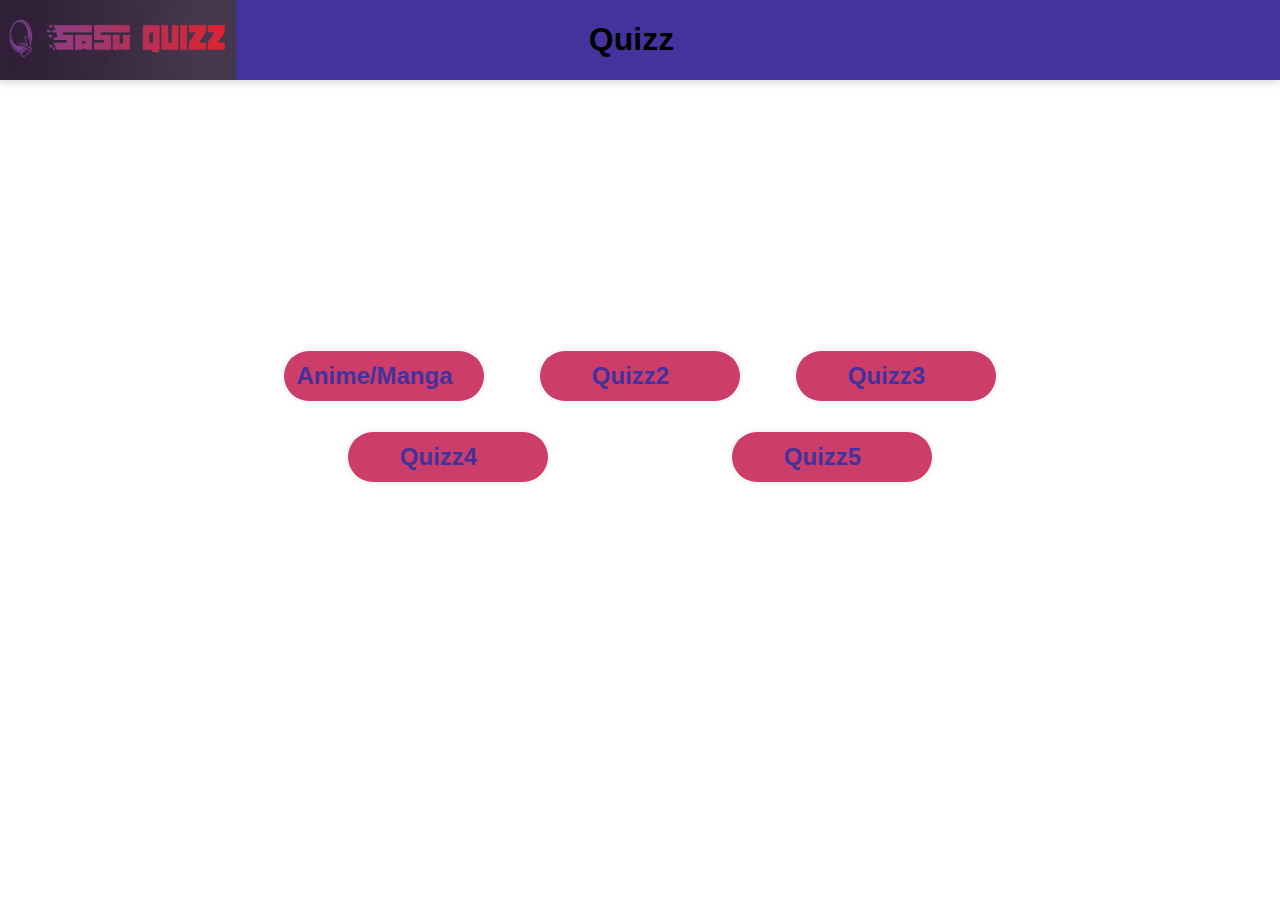
<file: index.html>
<!DOCTYPE html>
<html lang="fr">
<head>
    <meta charset="UTF-8">
    <meta http-equiv="X-UA-Compatible" content="IE=edge">
    <meta name="viewport" content="width=device-width, initial-scale=1.0">
    <link rel="stylesheet" href="style.css">
    <link rel="shortcut icon" href="image/rem.png" type="image/x-icon">

    <title>Quizz</title>
</head>
<body>
    <header>
        <div id="logo">
            <a href="index.html">
                <img src="images/logo1-2.png" alt="logo">
            </a>
        </div>
        <div id="titre">
            <h1>Quizz</h1>
        </div>
    </header>
    <div id="choixQuizz">
        <a href="TransiAnime.html">
            <button >Anime/Manga</button>
        </a>
        <a href="">
            <button>Quizz2</button>
        </a>
        <a href="">
            <button>Quizz3</button>
        </a>
        <a href="">
            <button>Quizz4</button>
        </a>
        <a href="">
            <button>Quizz5</button>
        </a>
    </div>


    <script src="app.js"></script>

</body>
</html>
</file>
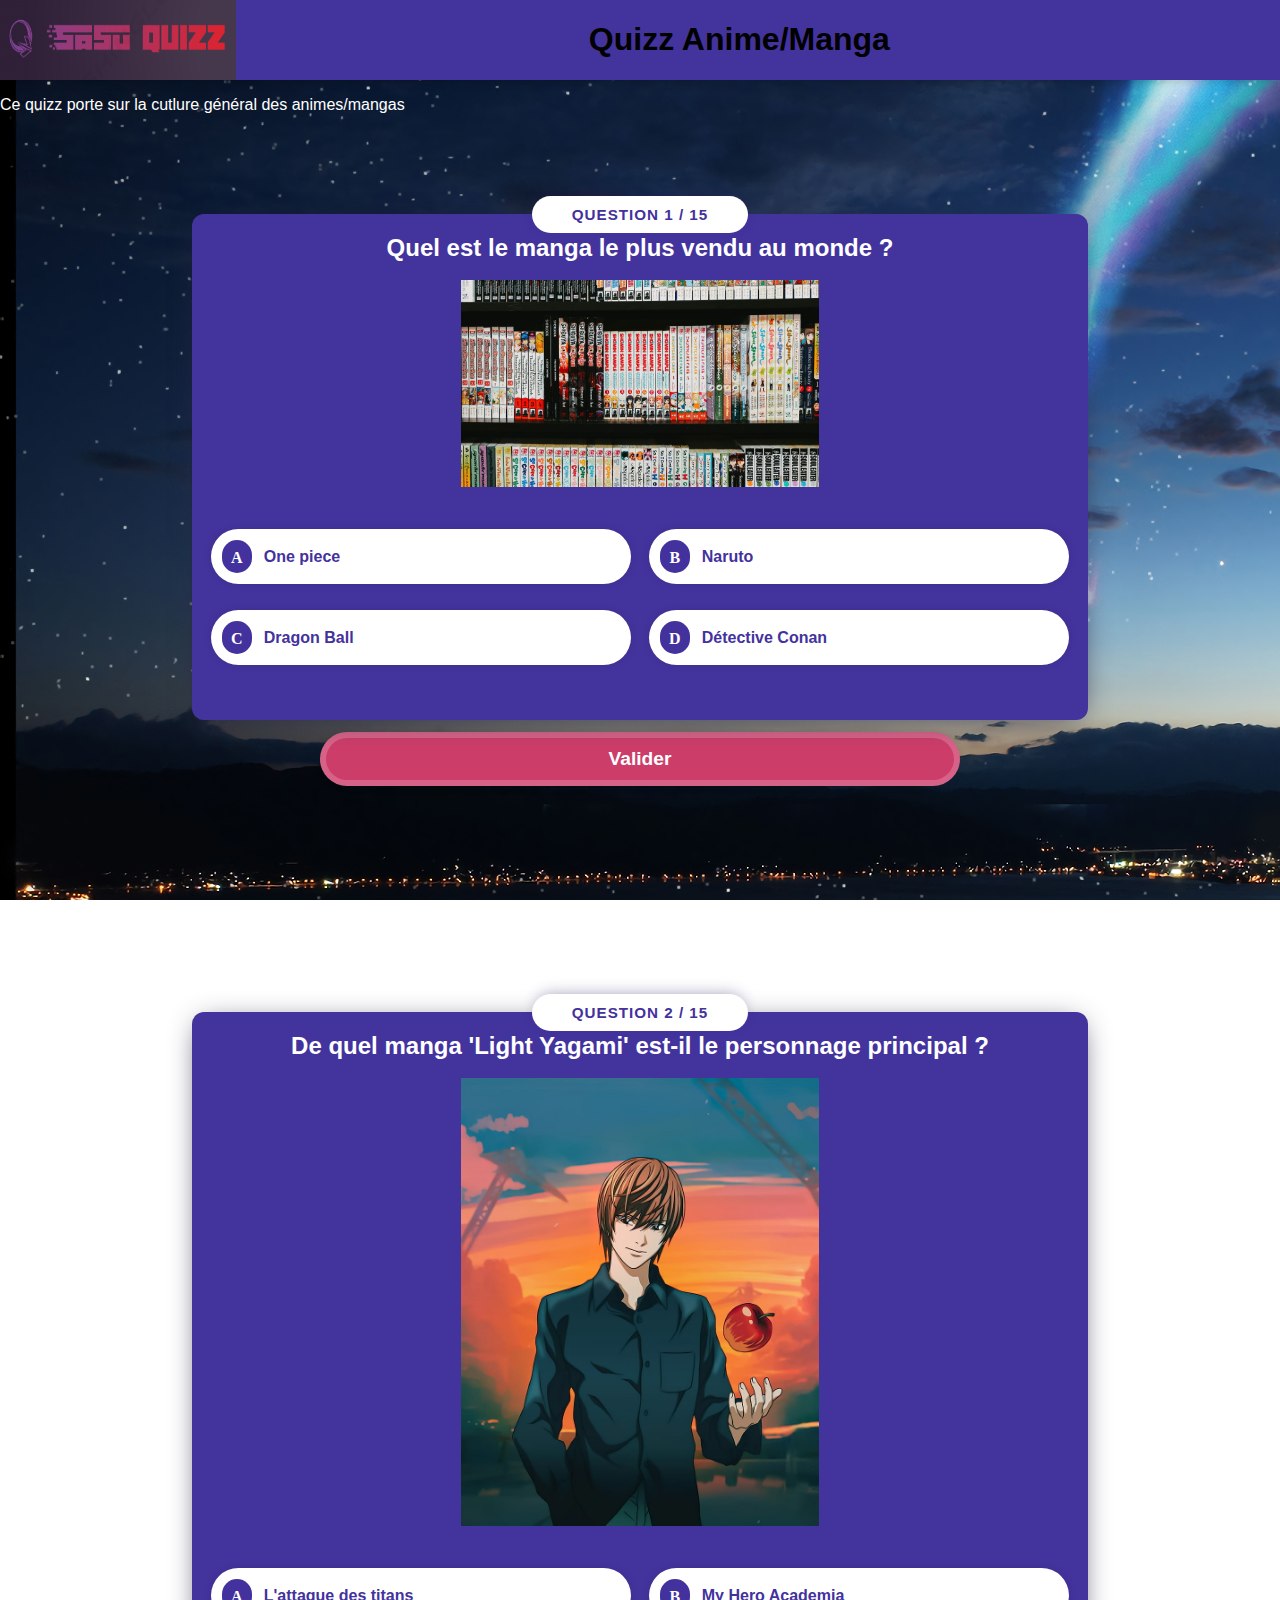
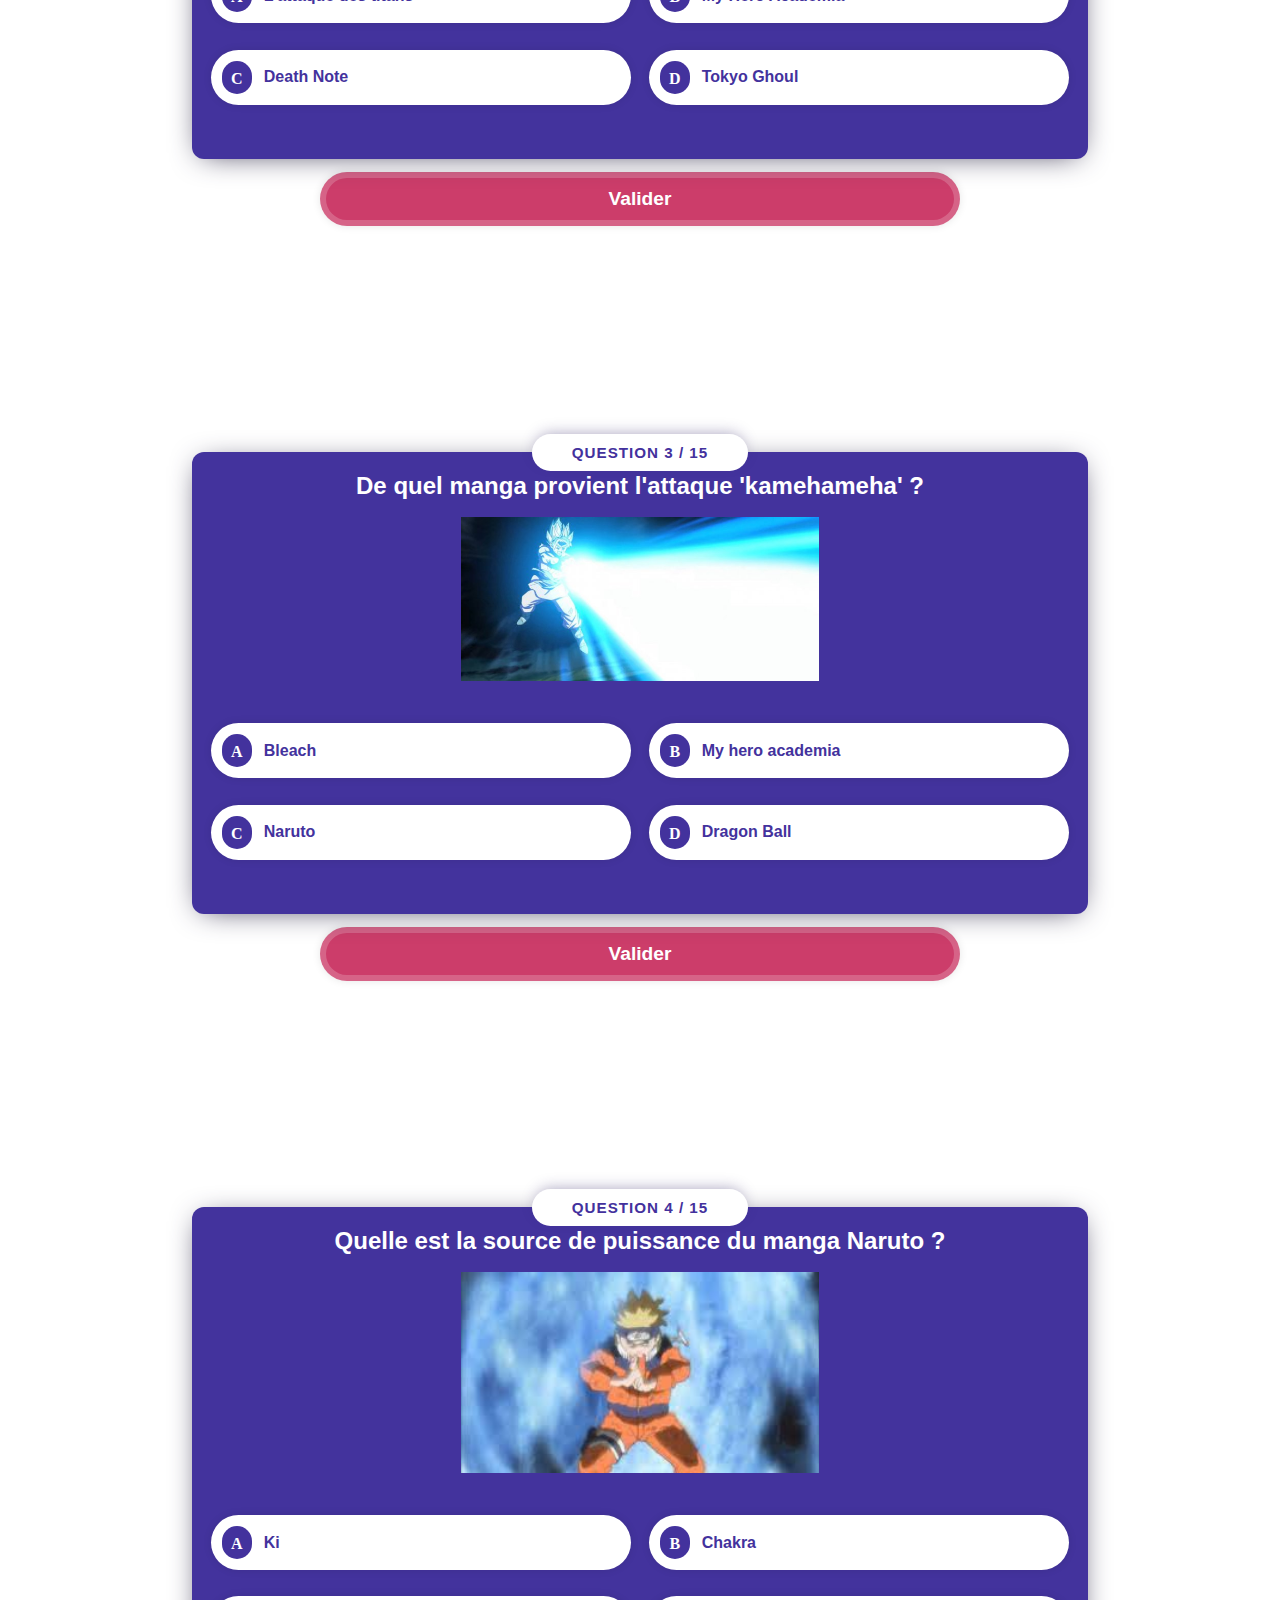
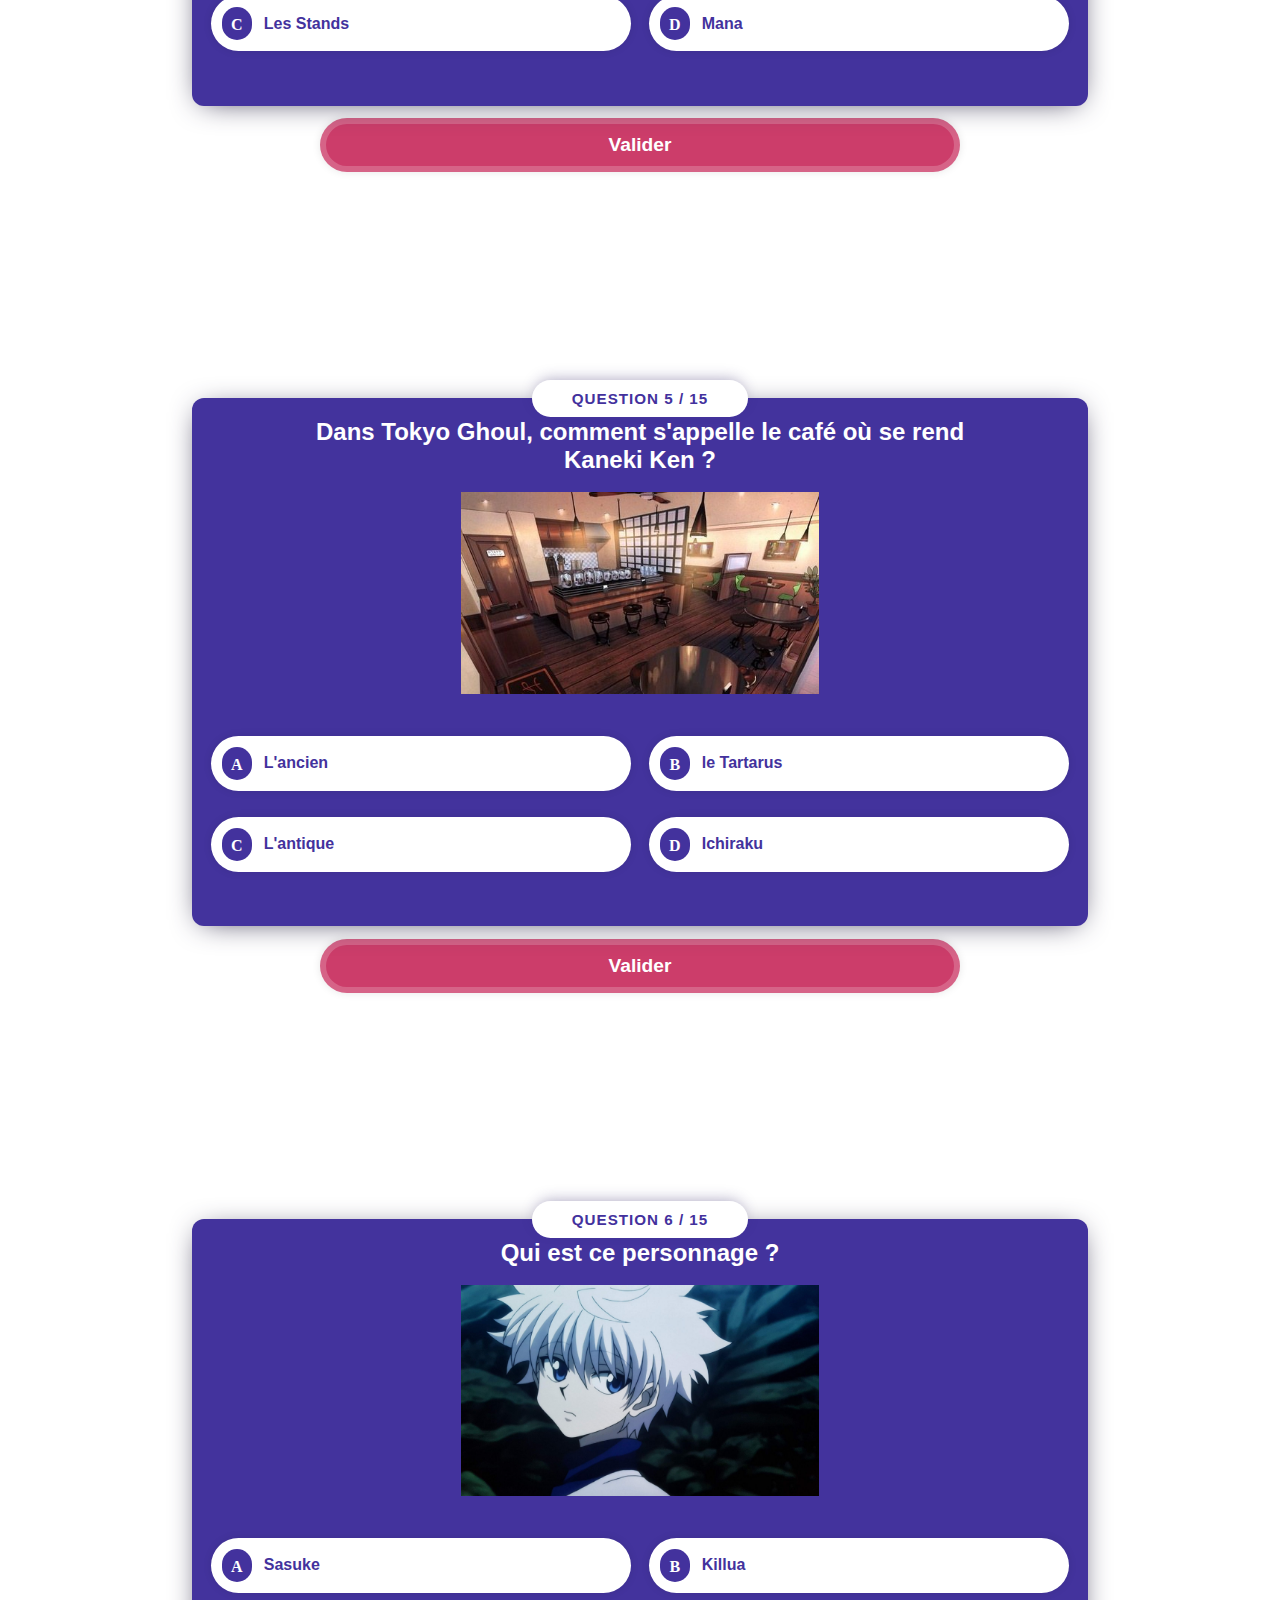
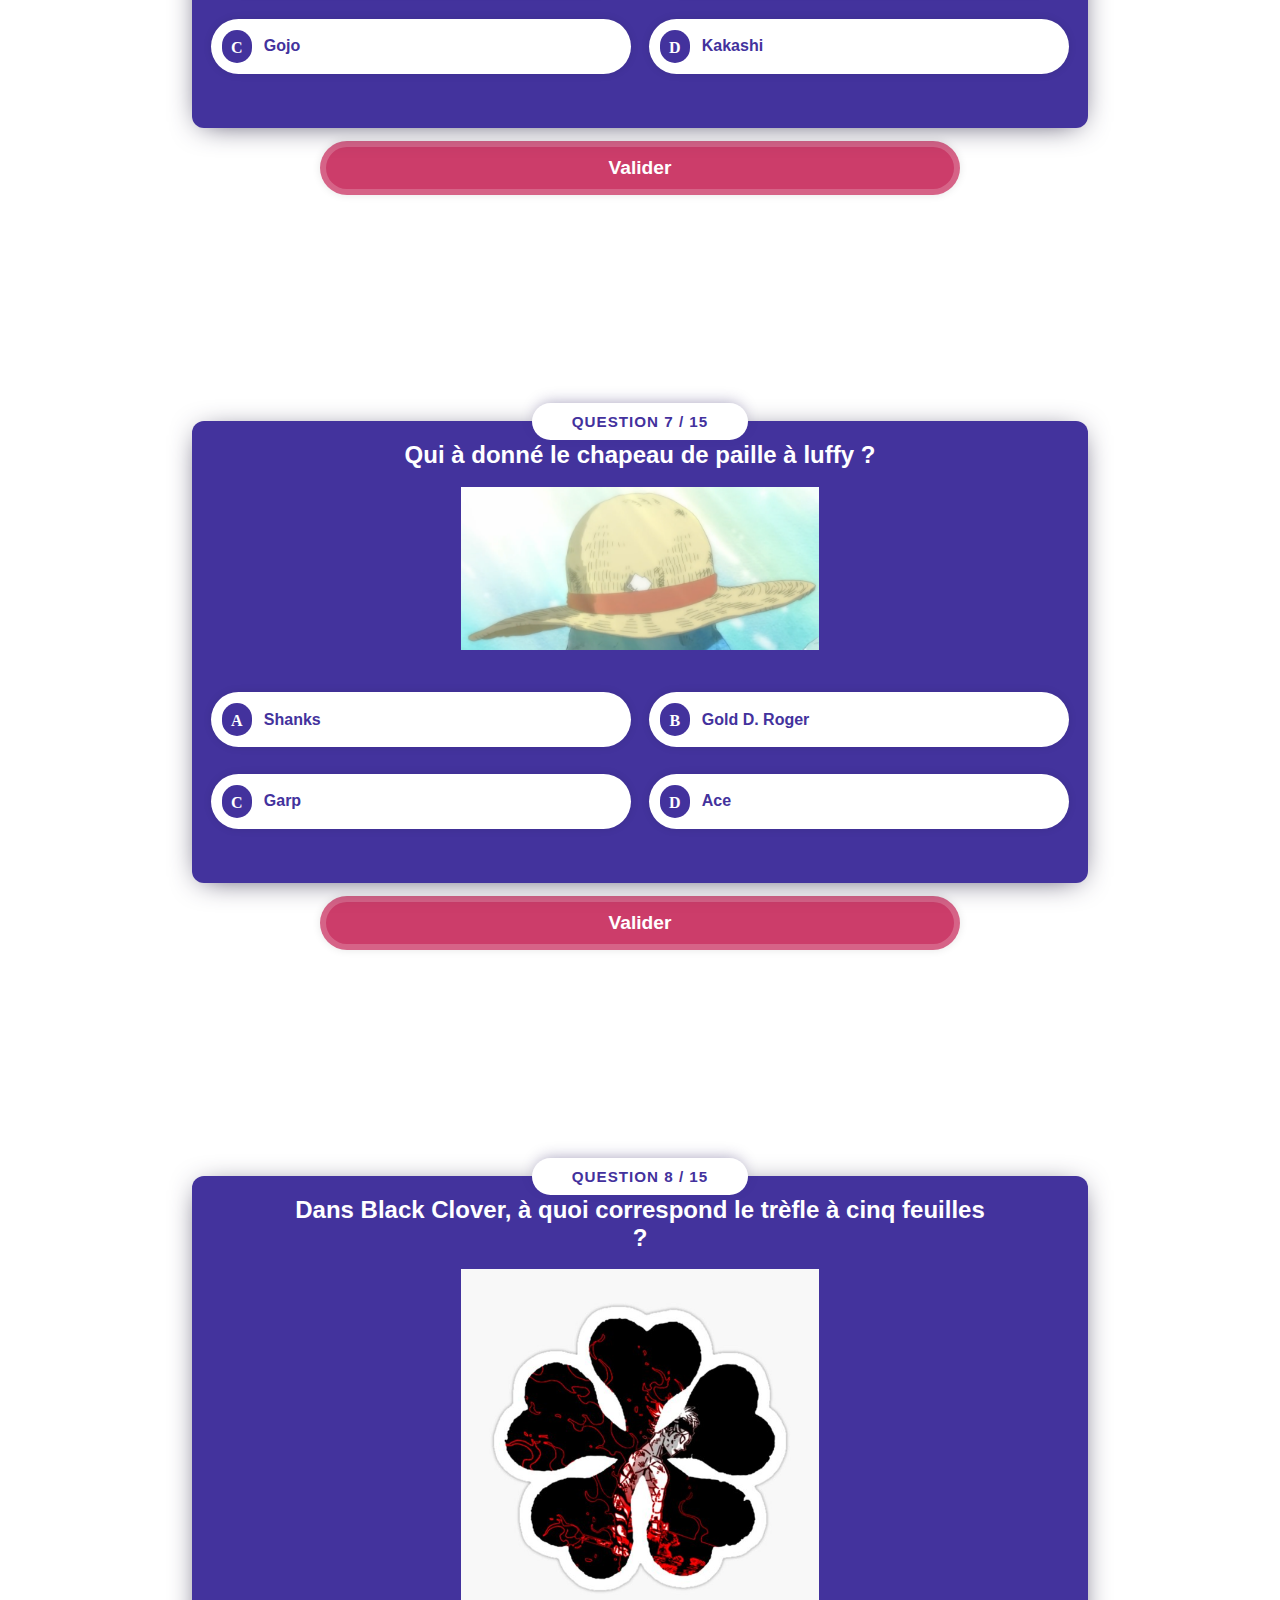
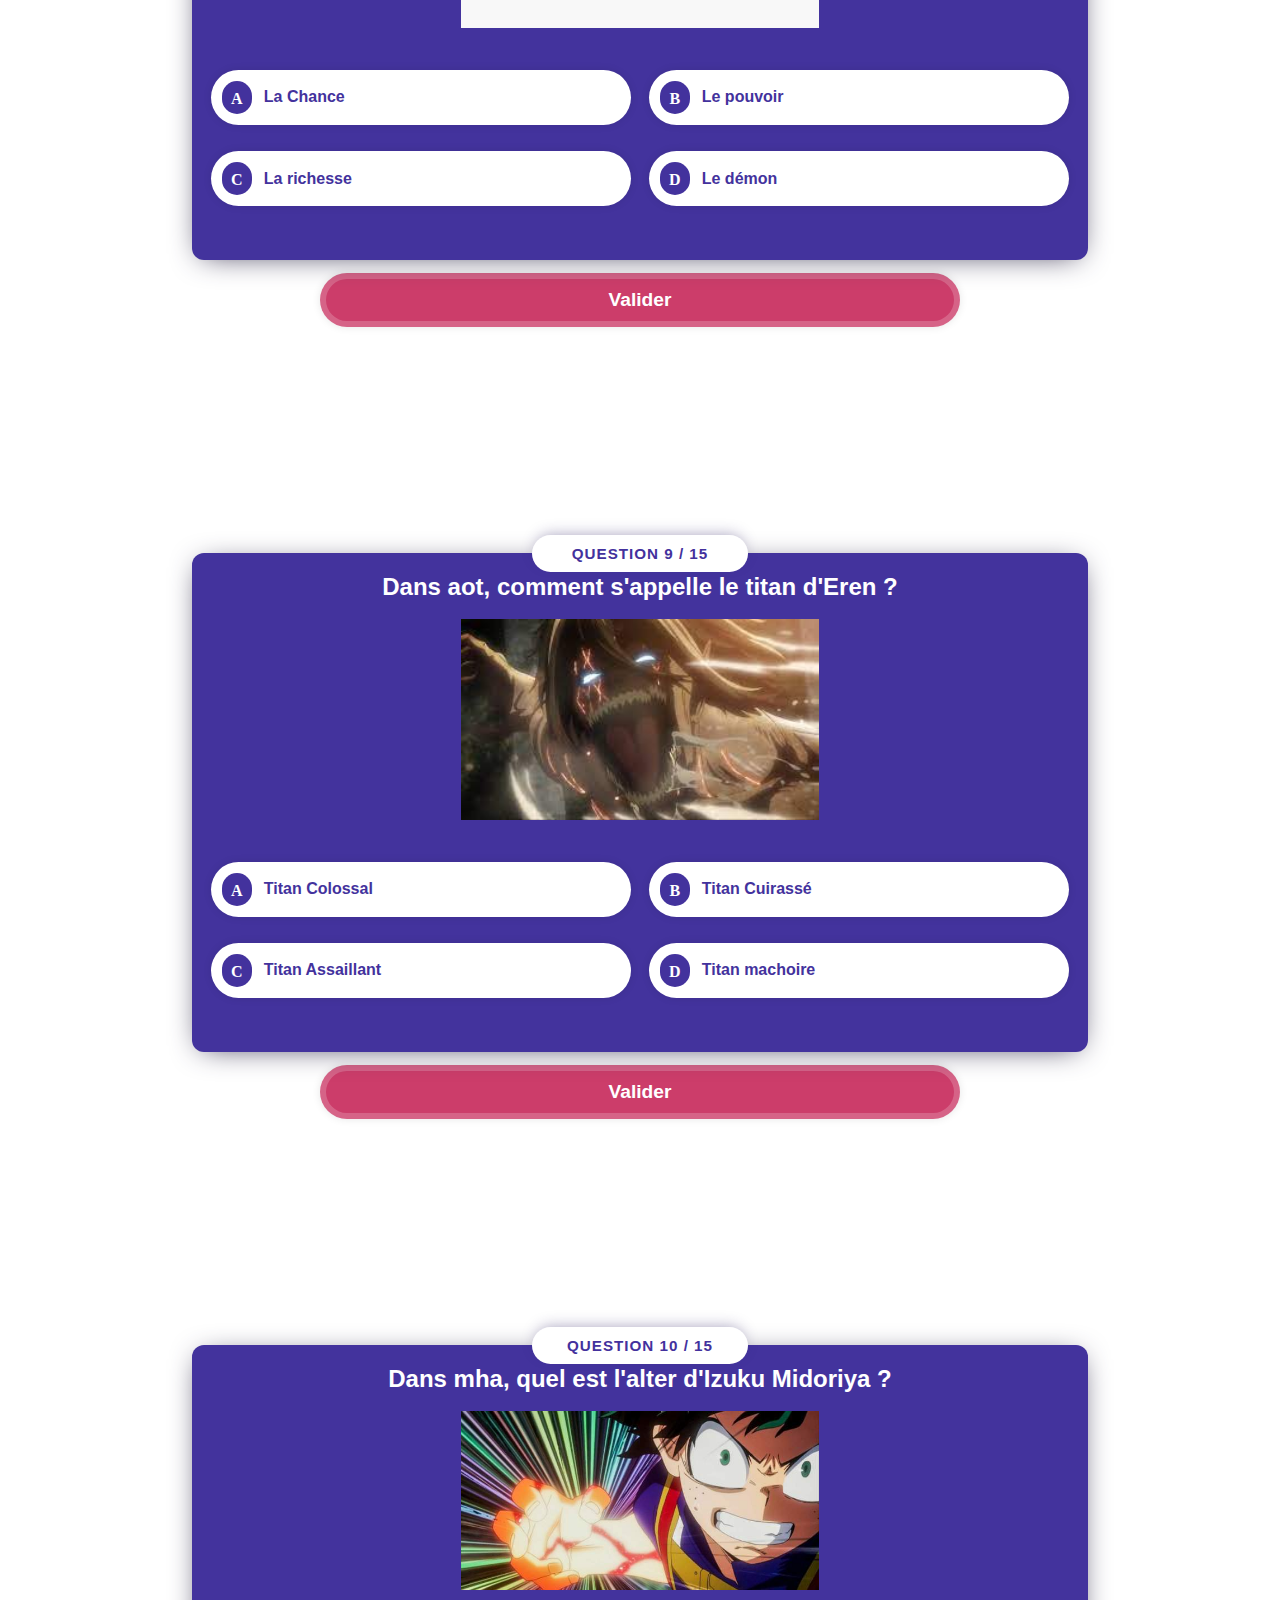
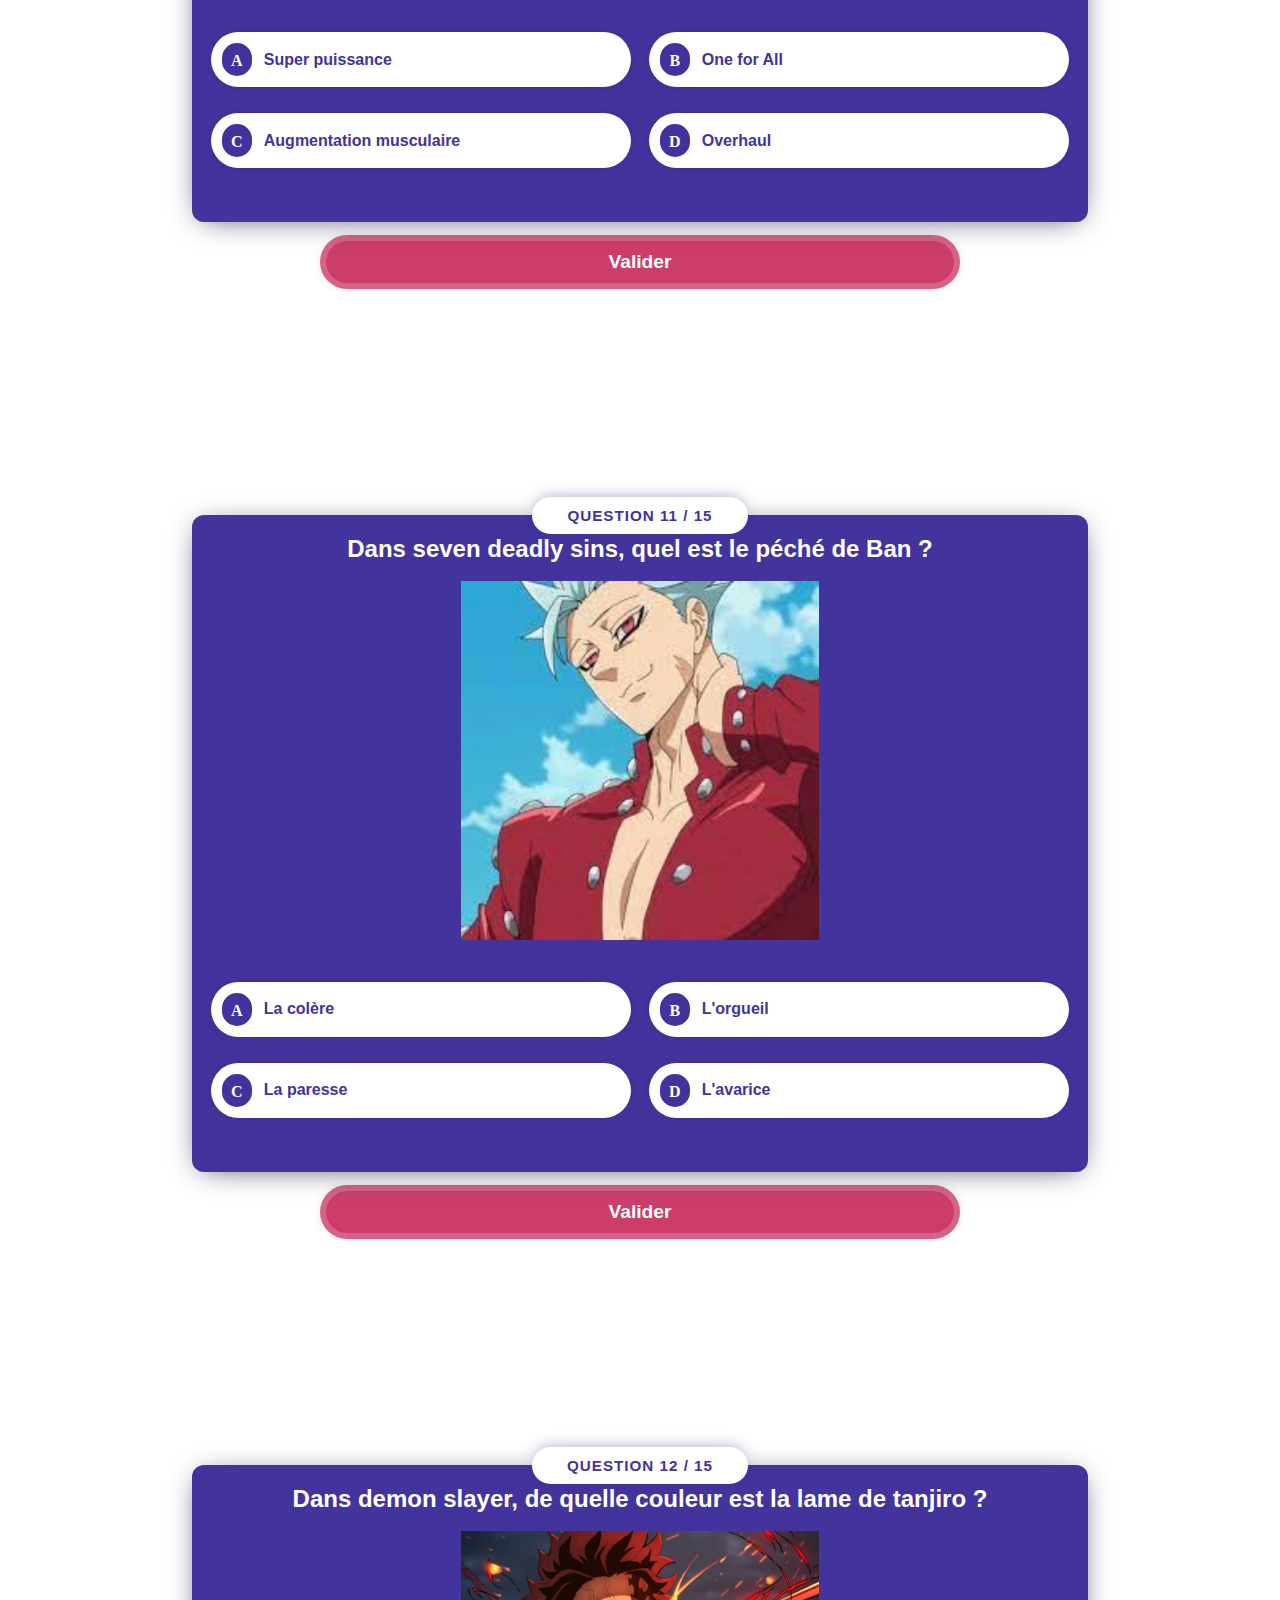
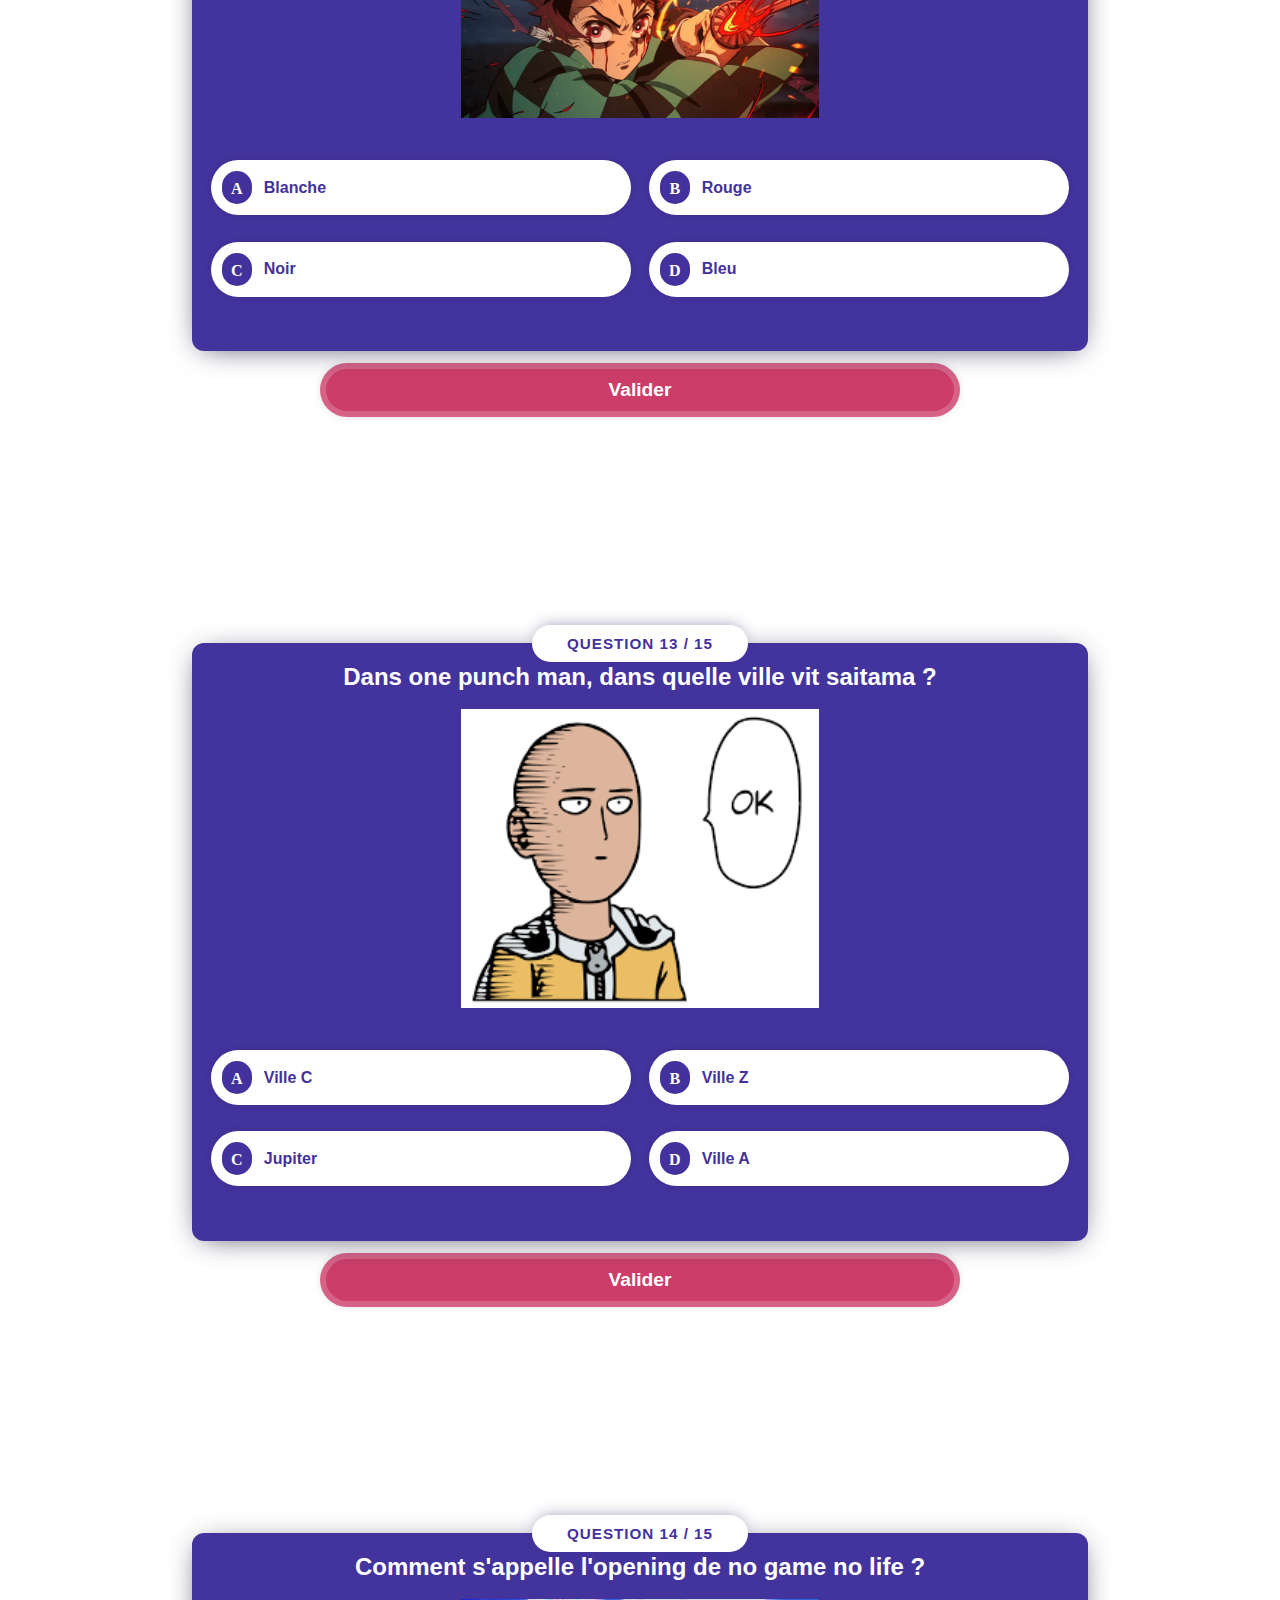
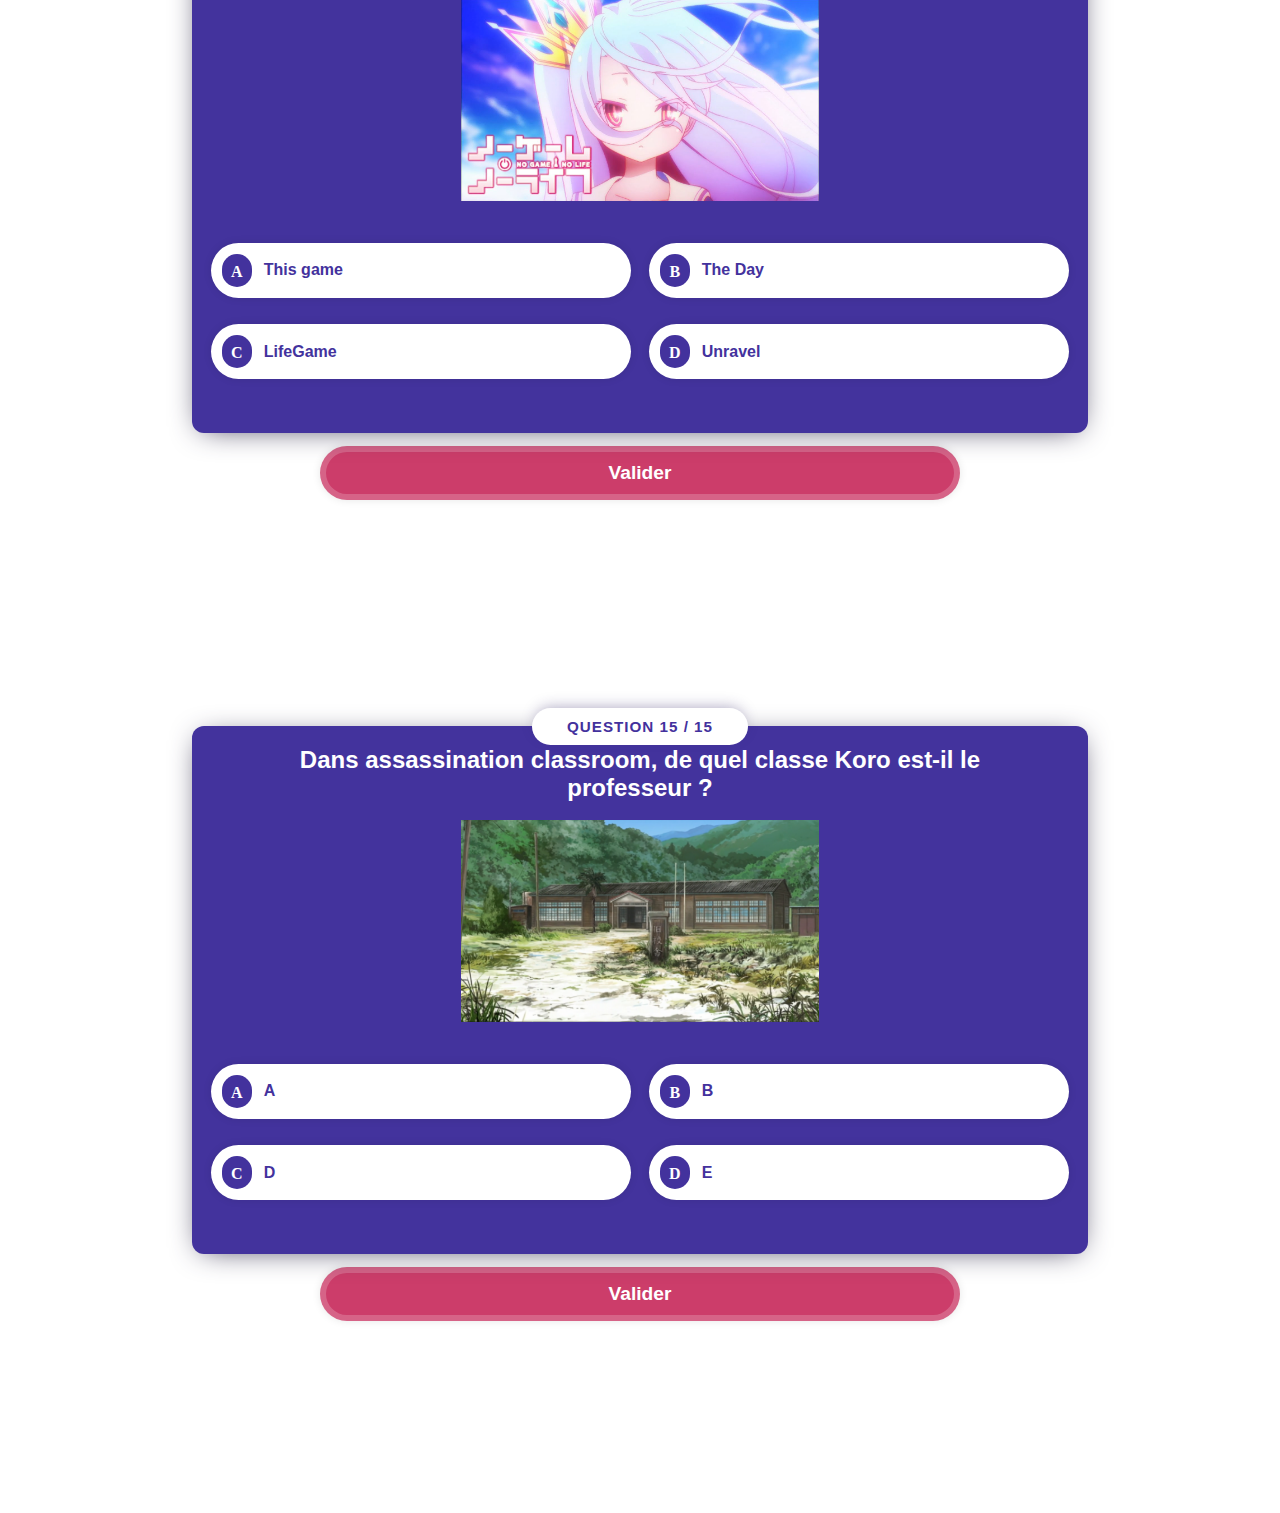
<file: AnimeMangaEasy.html>
<!DOCTYPE html>
<html lang="fr">
<head>
    <meta charset="UTF-8">
    <meta http-equiv="X-UA-Compatible" content="IE=edge">
    <meta name="viewport" content="width=device-width, initial-scale=1.0">
    <link rel="stylesheet" href="style.css">
    <link rel="shortcut icon" href="image/rem.png" type="image/x-icon">

    <style>
        body{
            background-image: url('image/737474.png');
            background-attachment: fixed;
        } 
    </style>
<title>Quizz Anime/Manga Easy</title>
</head>
<body>
    <header>
        <div id="logo">
            <a href="index.html">
                <img src="images/logo1-2.png" alt="logo">
            </a>
        </div>
        <div id="titre">
            <h1>Quizz Anime/Manga</h1>
        </div>
    </header>
    <p id="resume">Ce quizz porte sur la cutlure général des animes/mangas</p>

    <div id="quizz">
        <div class="quizzBox">
            <div class="quiznumber">Question 1 / 15</div>
            <h2 class="quizzQuestion">Quel est le manga le plus vendu au monde ?</h2>
            <img src="images/AnimeManga/easy/mangas.jpg" alt="mangas">
            <ul class="quizzRes">
                <li id="dzrIzh" value="1">
                    <input type="radio" id="res1_1"><label class="res1" for="res1_1">One piece</label>
                </li>
                <li id="olyDlx" value="1">
                    <input type="radio" id="res1_2"><label class="res2" for="res1_2">Naruto</label>
                </li>
                <li id="vuvRlw" value="1">
                    <input type="radio" id="res1_3"><label class="res3" for="res1_3">Dragon Ball</label>
                </li>
                <li id="vpwPfp" value="1">
                    <input type="radio" id="res1_4"><label class="res4" for="res1_4">Détective Conan</label>
                </li>
            </ul>
        </div>
        <button class="buttons" value="1">Valider</button>

        <a class="next" href="#2">
            <button value="1">question suivante</button>
        </a>
        <p id="2"></p><br>
        
        <div class="quizzBox">
            <div class="quiznumber">Question 2 / 15</div>
            <h2 class="quizzQuestion">De quel manga 'Light Yagami' est-il le personnage principal ?</h2>
            <img src="images/AnimeManga/easy/light.jpg" alt="light">
            <ul class="quizzRes">
                <li id="olyDlx" value="2">
                    <input type="radio" id="res2_1"><label class="res1" for="res2_1">L'attaque des titans</label>
                </li>
                <li id="vuvRlw" value="2">
                    <input type="radio" id="res2_2"><label class="res2" for="res2_2">My Hero Academia</label>
                </li>
                <li id="dzrIzh" value="2">
                    <input type="radio" id="res2_3"><label class="res3" for="res2_3">Death Note</label>
                </li>
                <li id="vpwPfp" value="2">
                    <input type="radio" id="res2_4"><label class="res4" for="res2_4">Tokyo Ghoul</label>
                </li>
            </ul>
        </div>
        <button class="buttons" value="2">Valider</button>

        <a class="next" href="#3">
            <button value="2">question suivante</button>
        </a>
        <p id="3"></p><br>
        
        <div class="quizzBox">
            <div class="quiznumber">Question 3 / 15</div>
            <h2 class="quizzQuestion">De quel manga provient l'attaque 'kamehameha' ?</h2>
            <img src="images/AnimeManga/easy/kamehameha.jpg" alt="kamehameha">
            <ul class="quizzRes">
                <li id="vuvRlw" value="3">
                    <input type="radio" id="res3_1"><label class="res1" for="res3_1">Bleach</label>
                </li>
                <li id="vpwPfp" value="3">
                    <input type="radio" id="res3_2"><label class="res2" for="res3_2">My hero academia</label>
                </li>
                <li id="olyDlx" value="3">
                    <input type="radio" id="res3_3"><label class="res3" for="res3_3">Naruto</label>
                </li>
                <li id="dzrIzh" value="3">
                    <input type="radio" id="res3_4"><label class="res4" for="res3_4">Dragon Ball</label>
                </li>
            </ul>
        </div>
        <button class="buttons" value="3">Valider</button>

        <a class="next" href="#4">
            <button value="3">question suivante</button>
        </a>
        <p id="4"></p><br>

        <div class="quizzBox">
            <div class="quiznumber">Question 4 / 15</div>
            <h2 class="quizzQuestion">Quelle est la source de puissance du manga Naruto ?</h2>
            <img src="images/AnimeManga/easy/naruto.jpeg" alt="naruto">
            <ul class="quizzRes">
                <li id="olyDlx" value="4">
                    <input type="radio" id="res4_1"><label class="res1" for="res4_1">Ki</label>
                </li>
                <li id="dzrIzh" value="4">
                    <input type="radio" id="res4_2"><label class="res2" for="res4_2">Chakra</label>
                </li>
                <li id="vpwPfp" value="4">
                    <input type="radio" id="res4_3"><label class="res3" for="res4_3">Les Stands</label>
                </li>
                <li id="vuvRlw" value="4">
                    <input type="radio" id="res4_4"><label class="res4" for="res4_4">Mana</label>
                </li>
            </ul>
        </div>
        <button class="buttons" value="4">Valider</button>

        <a class="next" href="#5">
            <button value="4">question suivante</button>
        </a>
        <p id="5"></p><br>

        <div class="quizzBox">
            <div class="quiznumber">Question 5 / 15</div>
            <h2 class="quizzQuestion">Dans Tokyo Ghoul, comment s'appelle le café où se rend Kaneki Ken ?</h2>
            <img src="images/AnimeManga/easy/cafe.jpg" alt="cafe">
            <ul class="quizzRes">
                <li id="vuvRlw" value="5">
                    <input type="radio" id="res5_1"><label class="res1" for="res5_1">L'ancien</label>
                </li>
                <li id="olyDlx" value="5" >
                    <input type="radio" id="res5_2"><label class="res2" for="res5_2">le Tartarus</label>
                </li>
                <li id="dzrIzh" value="5">
                    <input type="radio" id="res5_3"><label class="res3" for="res5_3">L'antique</label>
                </li>
                <li id="vpwPfp" value="5">
                    <input type="radio" id="res5_4"><label class="res4" for="res5_4">Ichiraku</label>
                </li>
            </ul>
        </div>
        <button class="buttons" value="5">Valider</button>

        <a class="next" href="#6">
            <button value="5">question suivante</button>
        </a>
        <p id="6"></p><br>

        <div class="quizzBox">
            <div class="quiznumber">Question 6 / 15</div>
            <h2 class="quizzQuestion">Qui est ce personnage ?</h2>
            <img src="images/AnimeManga/easy/personnage.jpg" alt="personnage">
            <ul class="quizzRes">
                <li id="vpwPfp" value="6">
                    <input type="radio" id="res6_1"><label class="res1" for="res6_1">Sasuke</label>
                </li>
                <li id="dzrIzh" value="6">
                    <input type="radio" id="res6_2"><label class="res2" for="res6_2">Killua</label>
                </li>
                <li id="vuvRlw" value="6">
                    <input type="radio" id="res6_3"><label class="res3" for="res6_3">Gojo</label>
                </li>
                <li id="olyDlx" value="6">
                    <input type="radio" id="res6_4"><label class="res4" for="res6_4">Kakashi</label>
                </li>
            </ul>
        </div>
        <button class="buttons" value="6">Valider</button>

        <a class="next" href="#7">
            <button value="6">question suivante</button>
        </a>
        <p id="7"></p><br>

        <div class="quizzBox">
            <div class="quiznumber">Question 7 / 15</div>
            <h2 class="quizzQuestion">Qui à donné le chapeau de paille à luffy ?</h2>
            <img src="images/AnimeManga/easy/chapeau.png" alt="chapeau">
            <ul class="quizzRes">
                <li id="dzrIzh" value="7">
                    <input type="radio" id="res7_1"><label class="res1" for="res7_1">Shanks</label>
                </li>
                <li id="vuvRlw" value="7">
                    <input type="radio" id="res7_2"><label class="res2" for="res7_2">Gold D. Roger</label>
                </li>
                <li id="olyDlx" value="7">
                    <input type="radio" id="res7_3"><label class="res3" for="res7_3">Garp</label>
                </li>
                <li id="vpwPfp" value="7">
                    <input type="radio" id="res7_4"><label class="res4" for="res7_4">Ace</label>
                </li>
            </ul>
        </div>
        <button class="buttons" value="7">Valider</button>

        <a class="next" href="#8">
            <button value="7">question suivante</button>
        </a>
        <p id="8"></p><br>

        <div class="quizzBox">
            <div class="quiznumber">Question 8 / 15</div>
            <h2 class="quizzQuestion">Dans Black Clover, à quoi correspond le trèfle à cinq feuilles ?</h2>
            <img src="images/AnimeManga/easy/trefle.jpg" alt="trefle">
            <ul class="quizzRes">
                <li id="olyDlx" value="8">
                    <input type="radio" id="res8_1"><label class="res1" for="res8_1">La Chance</label>
                </li>
                <li id="vpwPfp" value="8">
                    <input type="radio" id="res8_2"><label class="res2" for="res8_2">Le pouvoir</label>
                </li>
                <li id="vuvRlw" value="8">
                    <input type="radio" id="res8_3"><label class="res3" for="res8_3">La richesse</label>
                </li>
                <li id="dzrIzh" value="8">
                    <input type="radio" id="res8_4"><label class="res4" for="res8_4">Le démon</label>
                </li>
            </ul>
        </div>
        <button class="buttons" value="8">Valider</button>

        <a class="next" href="#9">
            <button value="8">question suivante</button>
        </a>
        <p id="9"></p><br>

        <div class="quizzBox">
            <div class="quiznumber">Question 9 / 15</div>
            <h2 class="quizzQuestion">Dans aot, comment s'appelle le titan d'Eren ?</h2>
            <img src="images/AnimeManga/easy/titan.jfif" alt="titan">
            <ul class="quizzRes">
                <li id="vuvRlw" value="9">
                    <input type="radio" id="res9_1"><label class="res1" for="res9_1">Titan Colossal</label>
                </li>
                <li id="vpwPfp" value="9">
                    <input type="radio" id="res9_2"><label class="res2" for="res9_2">Titan Cuirassé</label>
                </li>
                <li id="dzrIzh" value="9">
                    <input type="radio" id="res9_3"><label class="res3" for="res9_3">Titan Assaillant</label>
                </li>
                <li id="olyDlx" value="9">
                    <input type="radio" id="res9_4"><label class="res4" for="res9_4">Titan machoire</label>
                </li>
            </ul>
        </div>
        <button class="buttons" value="9">Valider</button>

        <a class="next" href="#10">
            <button value="9">question suivante</button>
        </a>
        <p id="10"></p><br>

        <div class="quizzBox">
            <div class="quiznumber">Question 10 / 15</div>
            <h2 class="quizzQuestion">Dans mha, quel est l'alter d'Izuku Midoriya ?</h2>
            <img src="images/AnimeManga/easy/alter.jpeg" alt="alter">
            <ul class="quizzRes">
                <li id="olyDlx" value="10">
                    <input type="radio" id="res10_1"><label class="res1" for="res10_1">Super puissance</label>
                </li>
                <li id="dzrIzh" value="10">
                    <input type="radio" id="res10_2"><label class="res2" for="res10_2">One for All</label>
                </li>
                <li id="vpwPfp" value="10">
                    <input type="radio" id="res10_3"><label class="res3" for="res10_3">Augmentation musculaire</label>
                </li>
                <li id="vuvRlw" value="10">
                    <input type="radio" id="res10_4"><label class="res4" for="res10_4">Overhaul</label>
                </li>
            </ul>
        </div>
        <button class="buttons" value="10">Valider</button>

        <a class="next" href="#11">
            <button value="10">question suivante</button>
        </a>
        <p id="11"></p><br>

        <div class="quizzBox">
            <div class="quiznumber">Question 11 / 15</div>
            <h2 class="quizzQuestion">Dans seven deadly sins, quel est le péché de Ban ?</h2>
            <img src="images/AnimeManga/easy/ban.jpeg" alt="ban">
            <ul class="quizzRes">
                <li id="vpwPfp" value="11">
                    <input type="radio" id="res11_1"><label class="res1" for="res11_1">La colère</label>
                </li>
                <li id="olyDlx" value="11">
                    <input type="radio" id="res11_2"><label class="res2" for="res11_2">L'orgueil</label>
                </li>
                <li id="vuvRlw" value="11">
                    <input type="radio" id="res11_3"><label class="res3" for="res11_3">La paresse</label>
                </li>
                <li id="dzrIzh" value="11">
                    <input type="radio" id="res11_4"><label class="res4" for="res11_4">L'avarice</label>
                </li>
            </ul>
        </div>
        <button class="buttons" value="11">Valider</button>

        <a class="next" href="#12">
            <button value="11">question suivante</button>
        </a>
        <p id="12"></p><br>

        <div class="quizzBox">
            <div class="quiznumber">Question 12 / 15</div>
            <h2 class="quizzQuestion">Dans demon slayer, de quelle couleur est la lame de tanjiro ?</h2>
            <img src="images/AnimeManga/easy/tanjiro.jpg" alt="tanjiro">
            <ul class="quizzRes">
                <li id="vuvRlw" value="12">
                    <input type="radio" id="res12_1"><label class="res1" for="res12_1">Blanche</label>
                </li>
                <li id="olyDlx" value="12">
                    <input type="radio" id="res12_2"><label class="res2" for="res12_2">Rouge</label>
                </li>
                <li id="dzrIzh" value="12">
                    <input type="radio" id="res12_3"><label class="res3" for="res12_3">Noir</label>
                </li>
                <li id="vpwPfp" value="12">
                    <input type="radio" id="res12_4"><label class="res4" for="res12_4">Bleu</label>
                </li>
            </ul>
        </div>
        <button class="buttons" value="12">Valider</button>

        <a class="next" href="#13">
            <button value="12">question suivante</button>
        </a>
        <p id="13"></p><br>

        <div class="quizzBox">
            <div class="quiznumber">Question 13 / 15</div>
            <h2 class="quizzQuestion">Dans one punch man, dans quelle ville vit saitama ?</h2>
            <img src="images/AnimeManga/easy/saitama.png" alt="saitama">
            <ul class="quizzRes">
                <li id="vuvRlw" value="13">
                    <input type="radio" id="res13_1"><label class="res1" for="res13_1">Ville C</label>
                </li>
                <li id="dzrIzh" value="13">
                    <input type="radio" id="res13_2"><label class="res2" for="res13_2">Ville Z</label>
                </li>
                <li id="olyDlx" value="13">
                    <input type="radio" id="res13_3"><label class="res3" for="res13_3">Jupiter</label>
                </li>
                <li id="vpwPfp" value="13">
                    <input type="radio" id="res13_4"><label class="res4" for="res13_4">Ville A</label>
                </li>
            </ul>
        </div>
        <button class="buttons" value="13">Valider</button>

        <a class="next" href="#14">
            <button value="13">question suivante</button>
        </a>
        <p id="14"></p><br>

        <div class="quizzBox">
            <div class="quiznumber">Question 14 / 15</div>
            <h2 class="quizzQuestion">Comment s'appelle l'opening de no game no life ?</h2>
            <img src="images/AnimeManga/easy/ngnl.jpg" alt="ngnl">
            <ul class="quizzRes">
                <li id="dzrIzh" value="14">
                    <input type="radio" id="res14_1"><label class="res1" for="res14_1">This game</label>
                </li>
                <li id="olyDlx" value="14">
                    <input type="radio" id="res14_2"><label class="res2" for="res14_2">The Day</label>
                </li>
                <li id="vpwPfp" value="14">
                    <input type="radio" id="res14_3"><label class="res3" for="res14_3">LifeGame</label>
                </li>
                <li id="vuvRlw" value="14">
                    <input type="radio" id="res14_4"><label class="res4" for="res14_4">Unravel</label>
                </li>
            </ul>
        </div>
        <button class="buttons" value="14">Valider</button>

        <a class="next" href="#15">
            <button value="14">question suivante</button>
        </a>
        <p id="15"></p><br>
        <div class="quizzBox">
            <div class="quiznumber">Question 15 / 15</div>
            <h2 class="quizzQuestion">Dans assassination classroom, de quel classe Koro est-il le professeur ?</h2>
            <img src="images/AnimeManga/easy/assassination.png" alt="assassination">
            <ul class="quizzRes">
                <li id="olyDlx" value="15">
                    <input type="radio" id="res15_1"><label class="res1" for="res15_1">A</label>
                </li>
                <li id="vpwPfp" value="15">
                    <input type="radio" id="res15_2"><label class="res2" for="res15_2">B</label>
                </li>
                <li id="vuvRlw" value="15">
                    <input type="radio" id="res15_3"><label class="res3" for="res15_3">D</label>
                </li>
                <li id="dzrIzh" value="15">
                    <input type="radio" id="res15_4"><label class="res4" for="res15_4">E</label>
                </li>
            </ul>
        </div>
        <button class="buttons" value="15">Valider</button>

        <a class="next" href="#resPercent">
            <button value="15">Voir mon score</button>
        </a>

        <div id="resPercent">
            <div class="quiznumber">Ton score</div>
                <div id="rond"> 
                    <svg>
                        <circle cx="70px" cy="70px" r="70px"></circle>
                    </svg>
                    <span></span>
                </div>
        </div>
    <script src="app.js"></script>
    <script src="app_Quizz.js"></script>
    <script src="crypt.js"></script>
</body>
</html>

<!--
    Bouton pour revenir sur le choix de la difficulté
-->
</file>
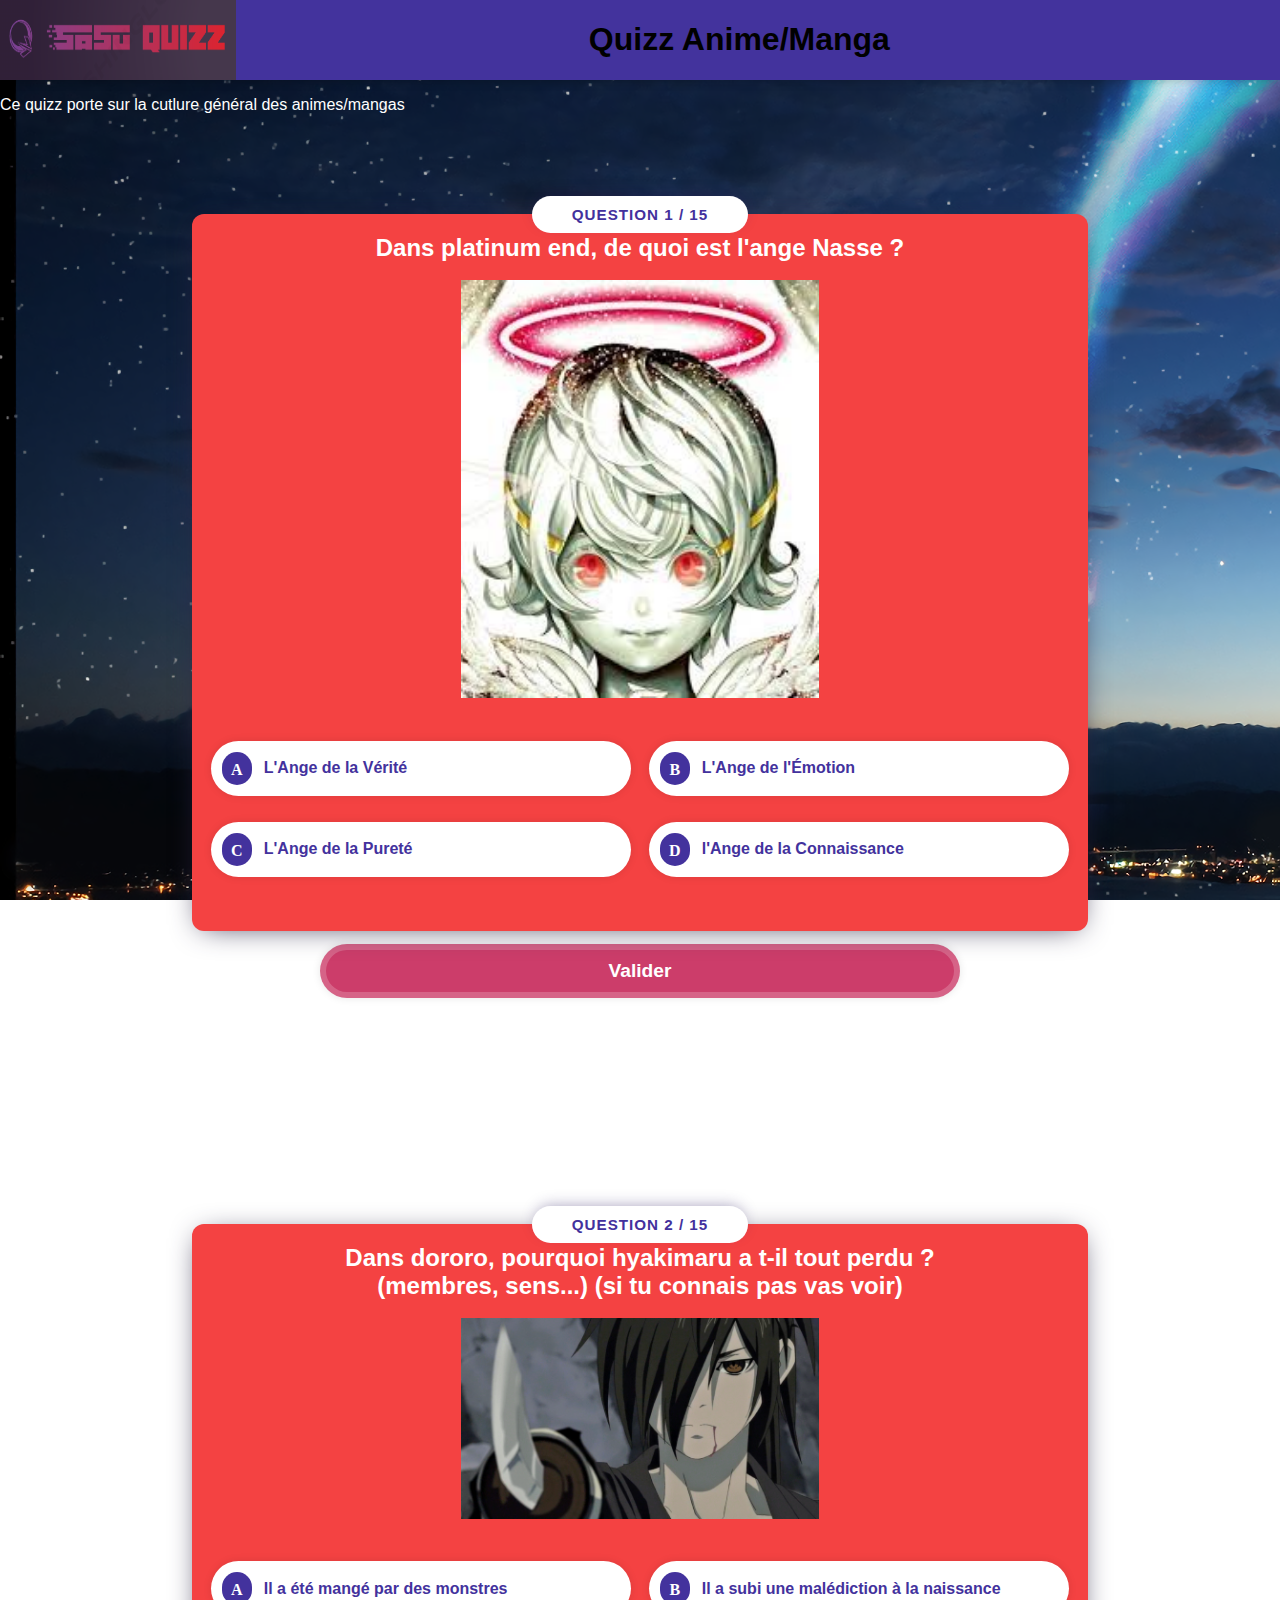
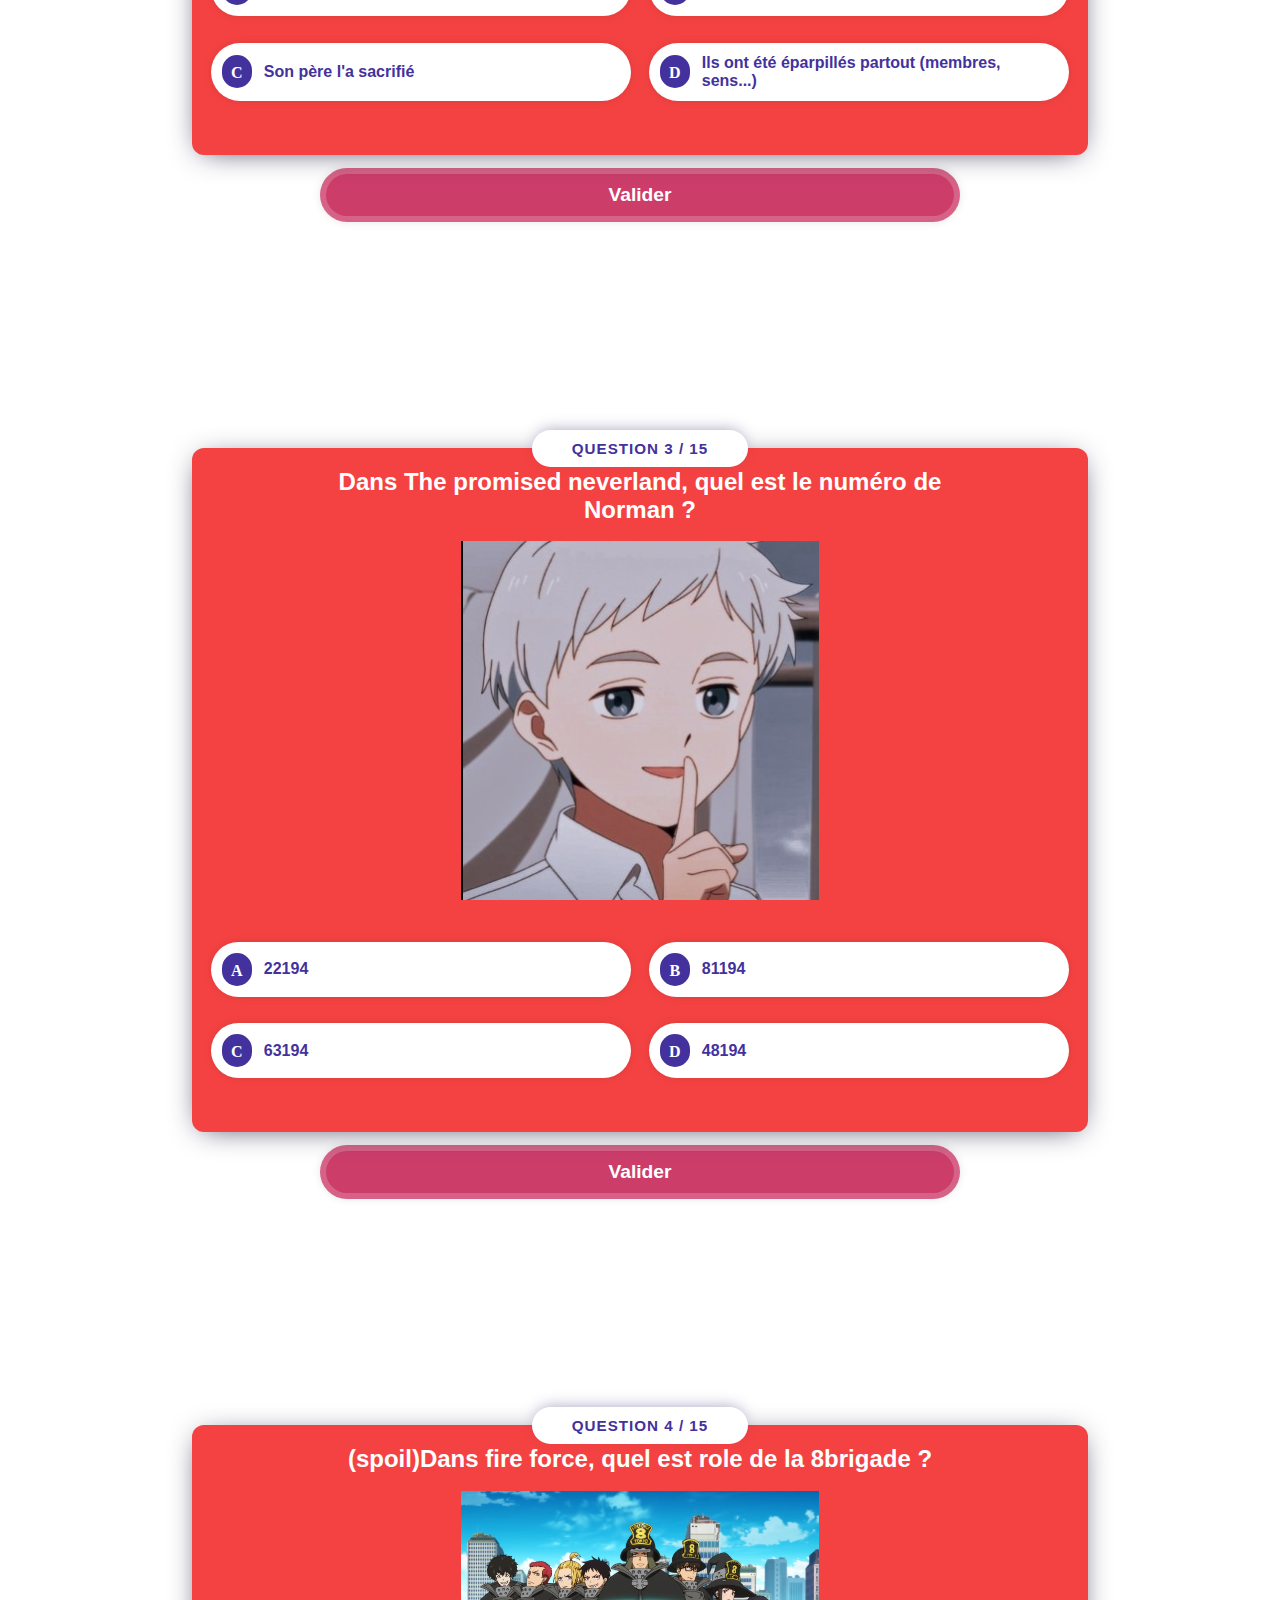
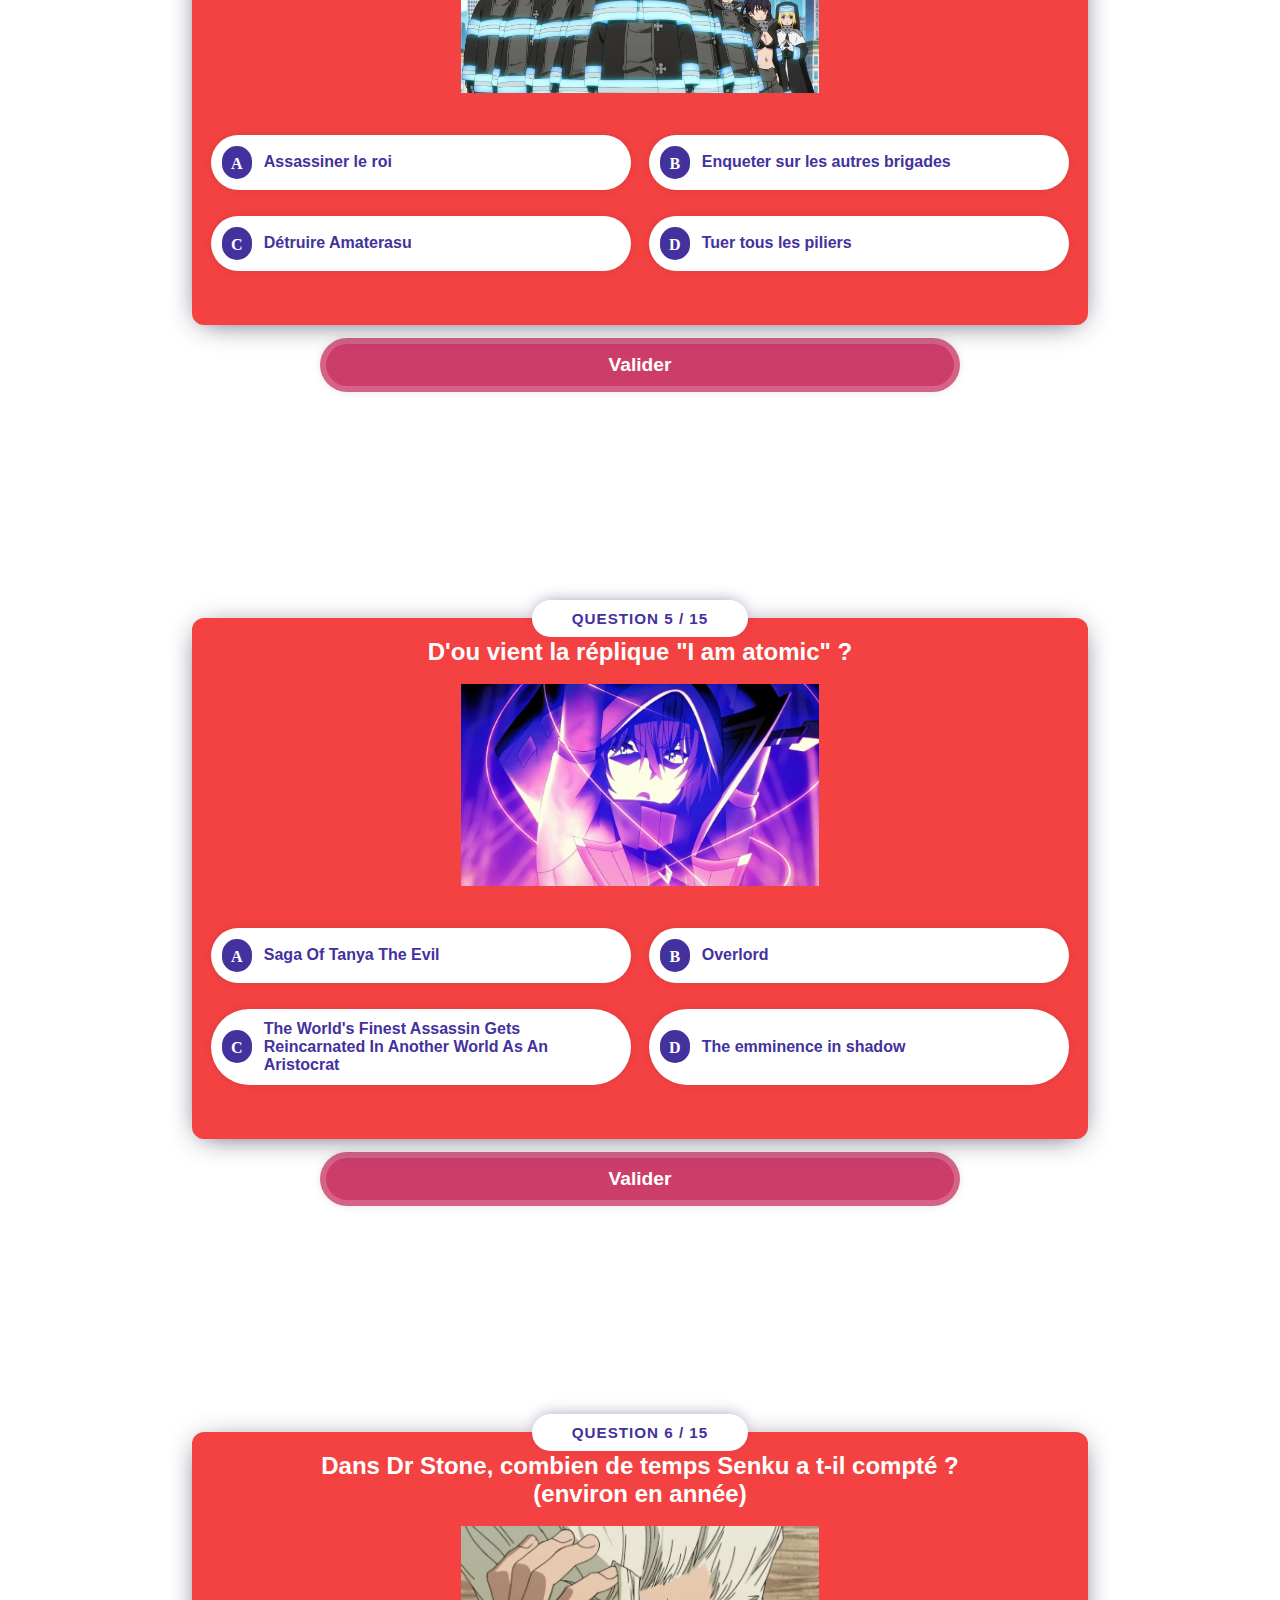
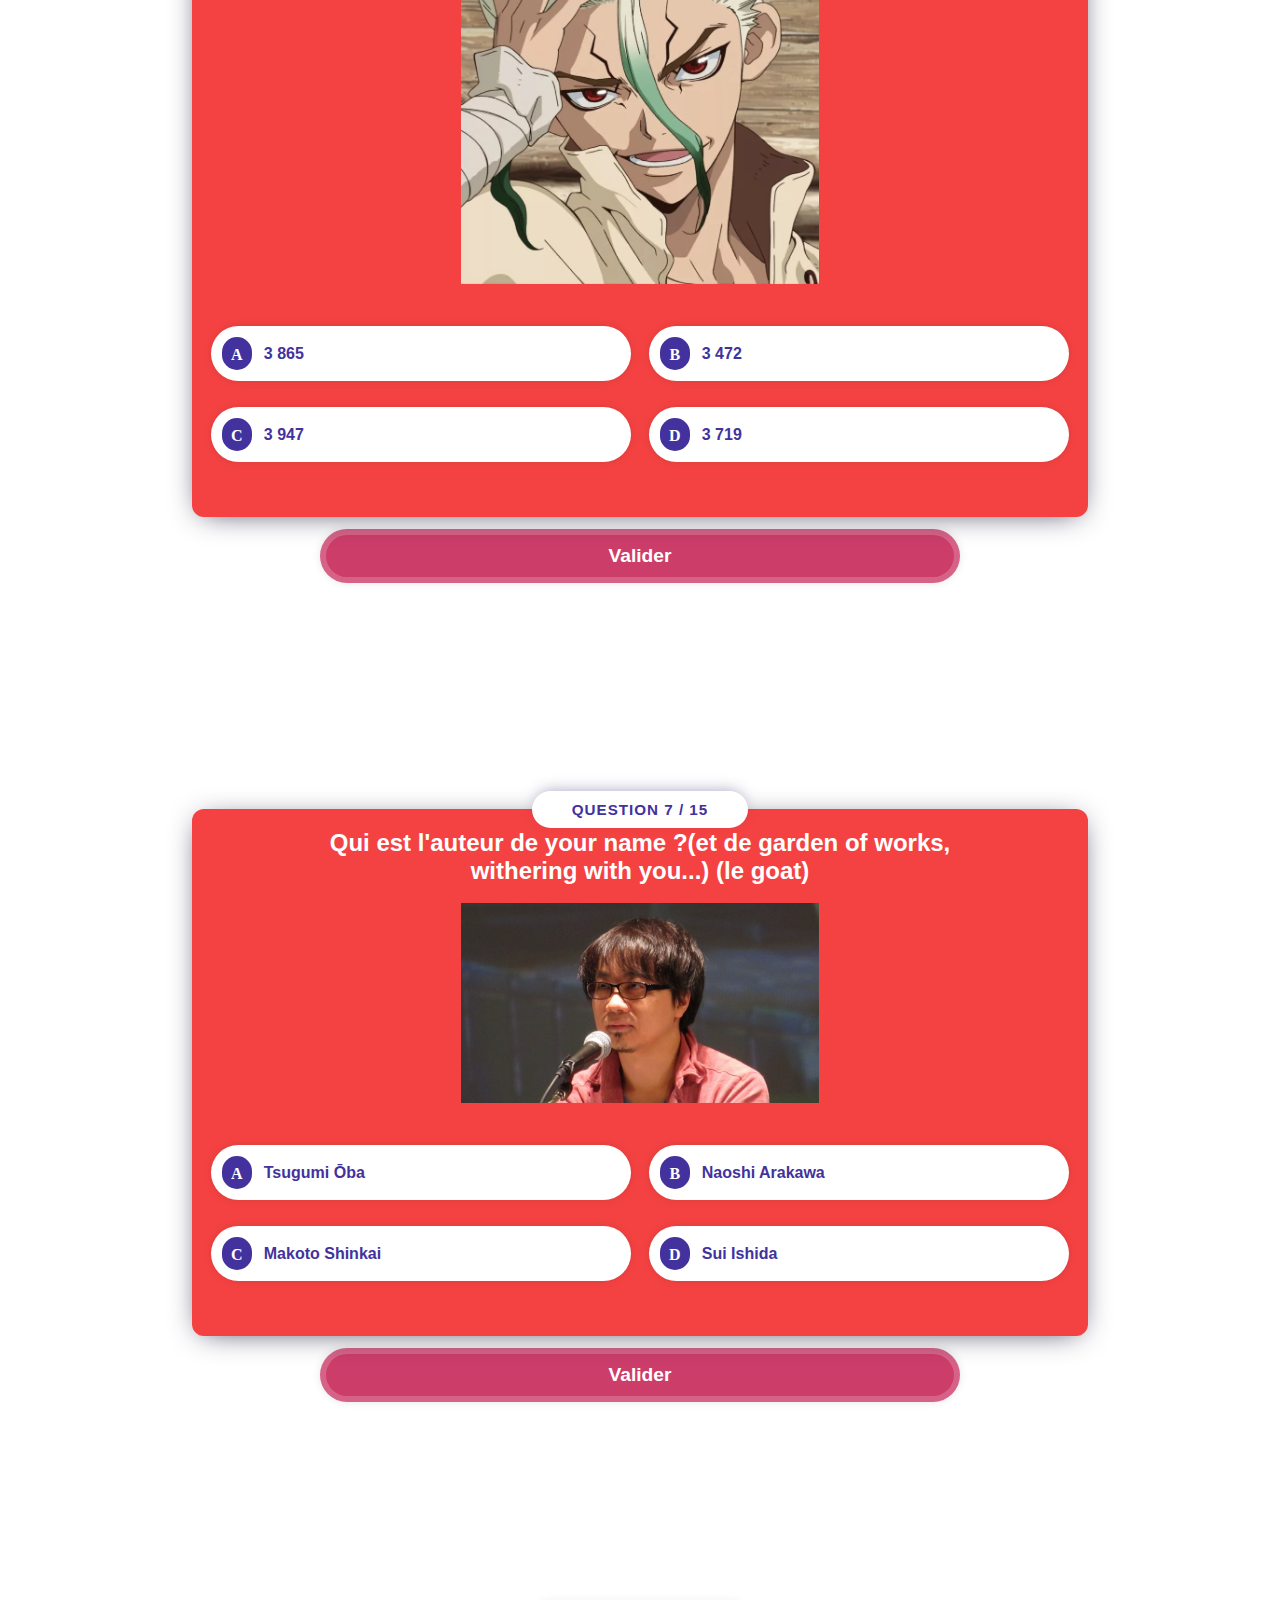
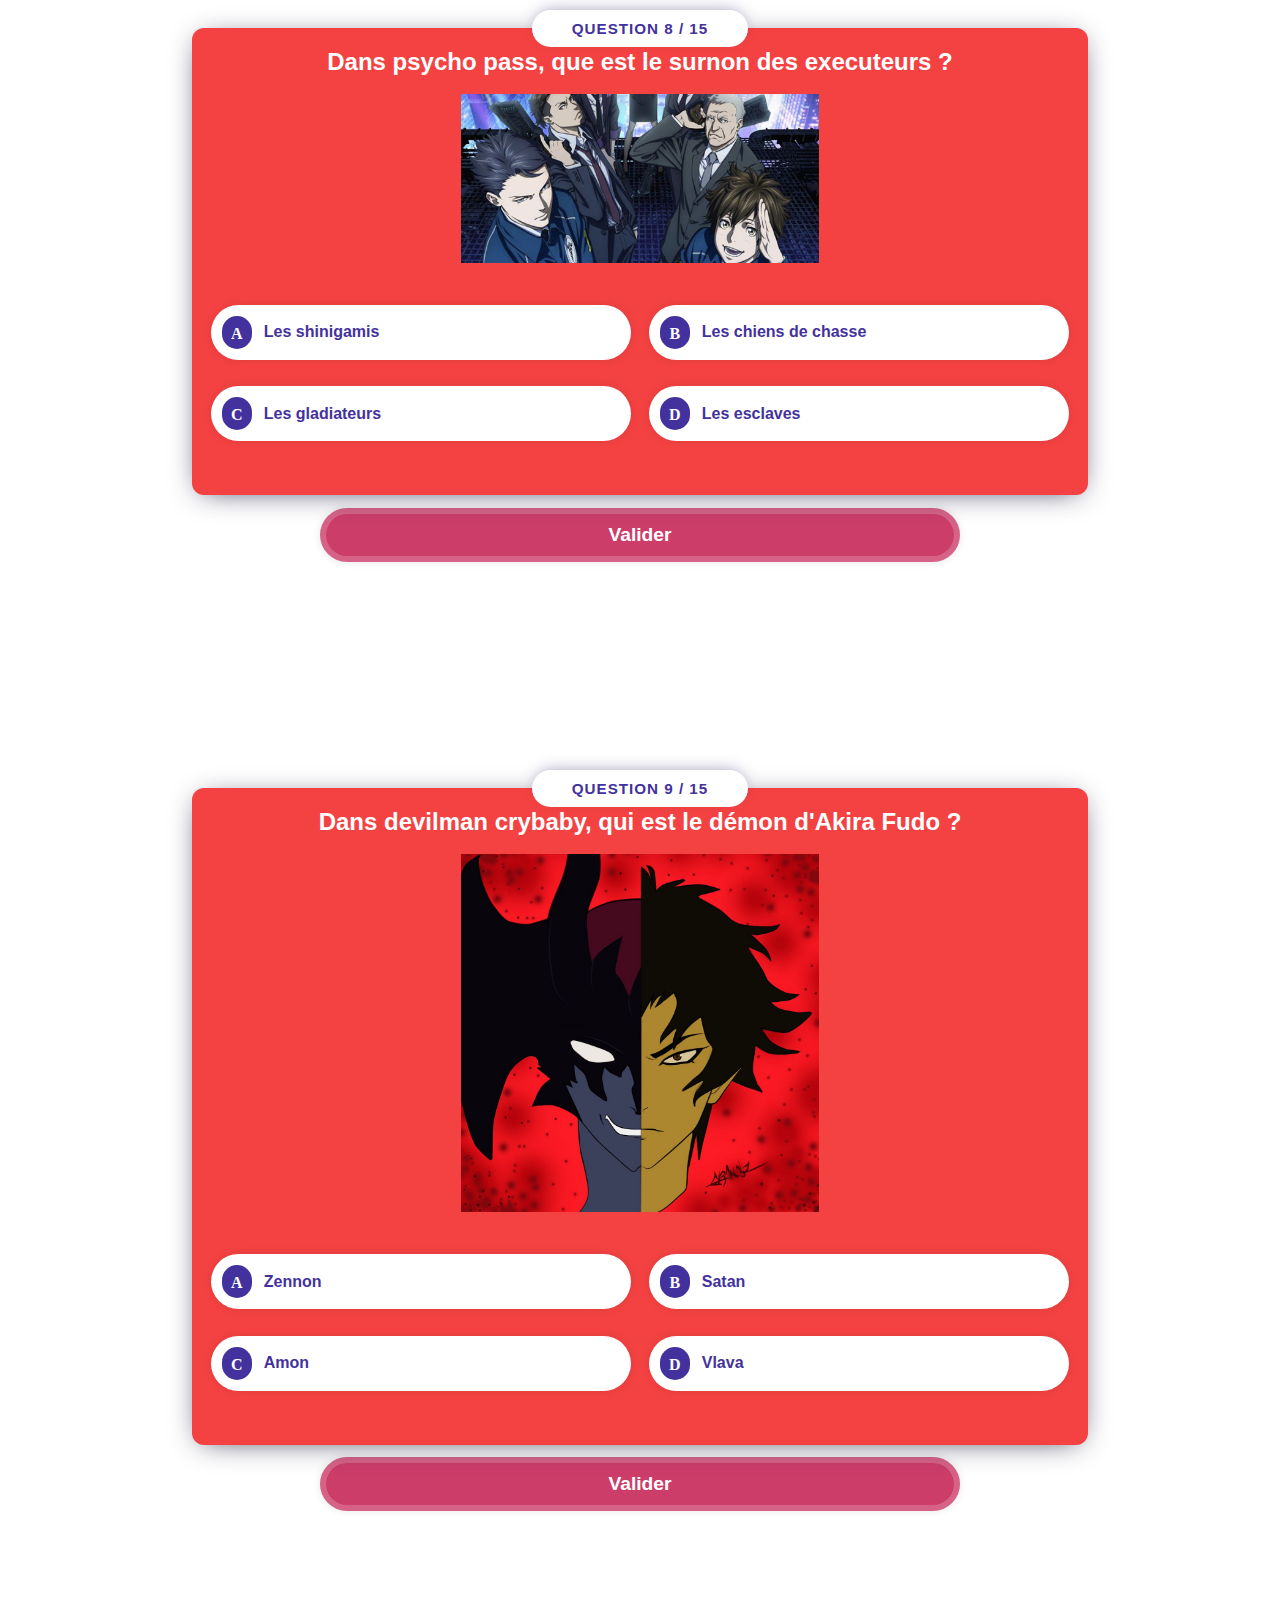
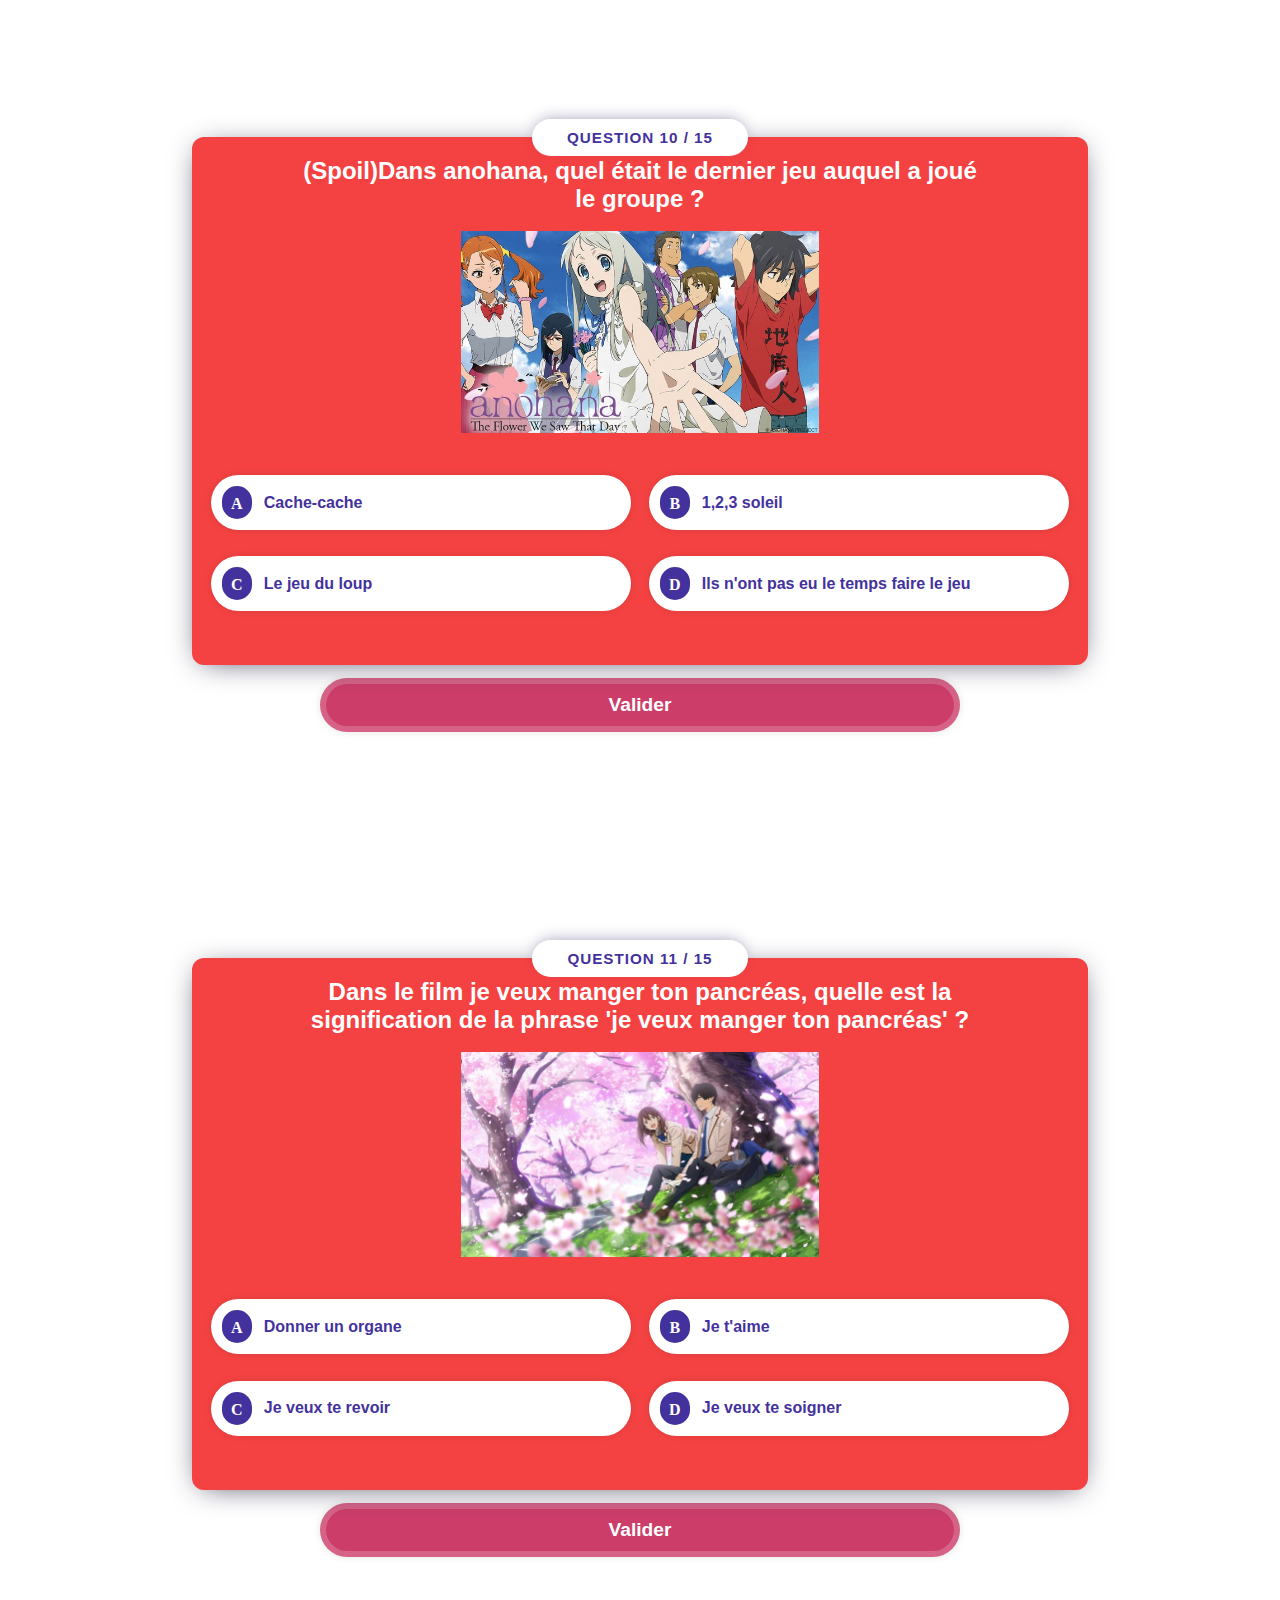
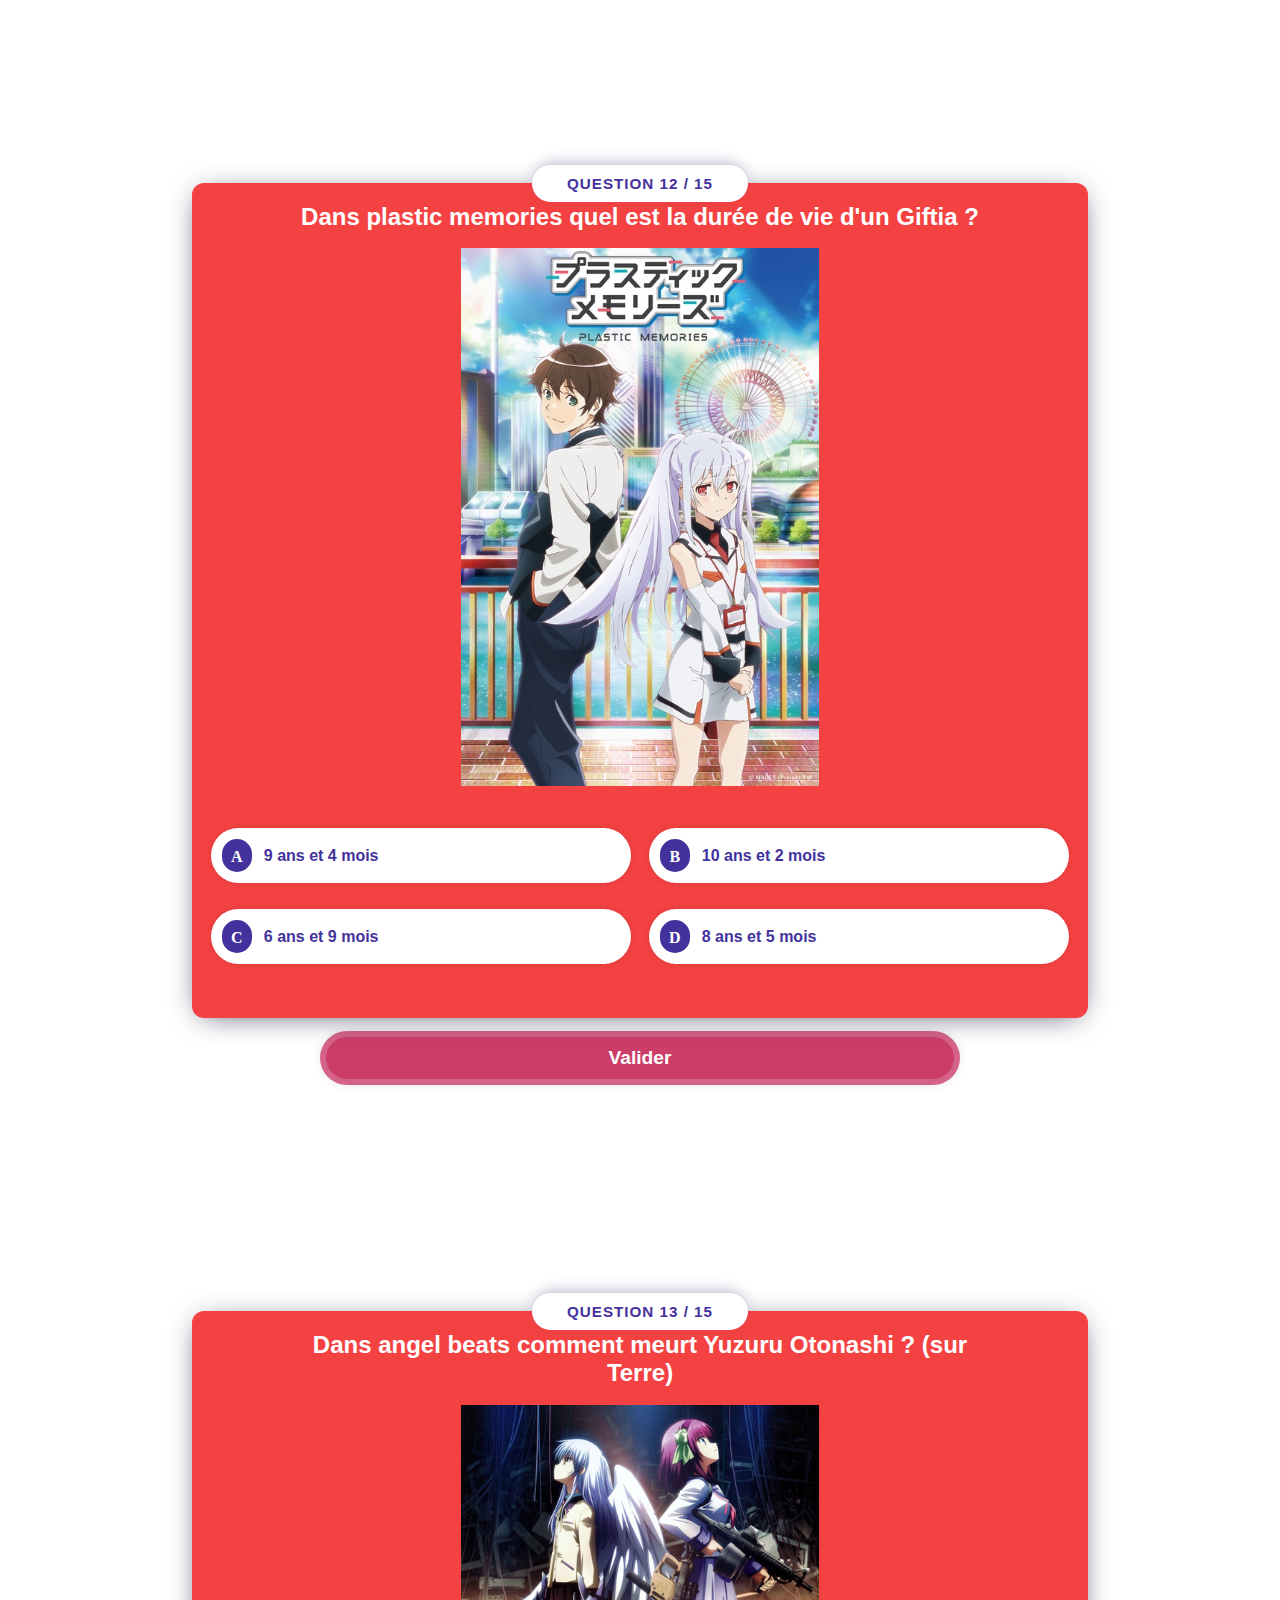
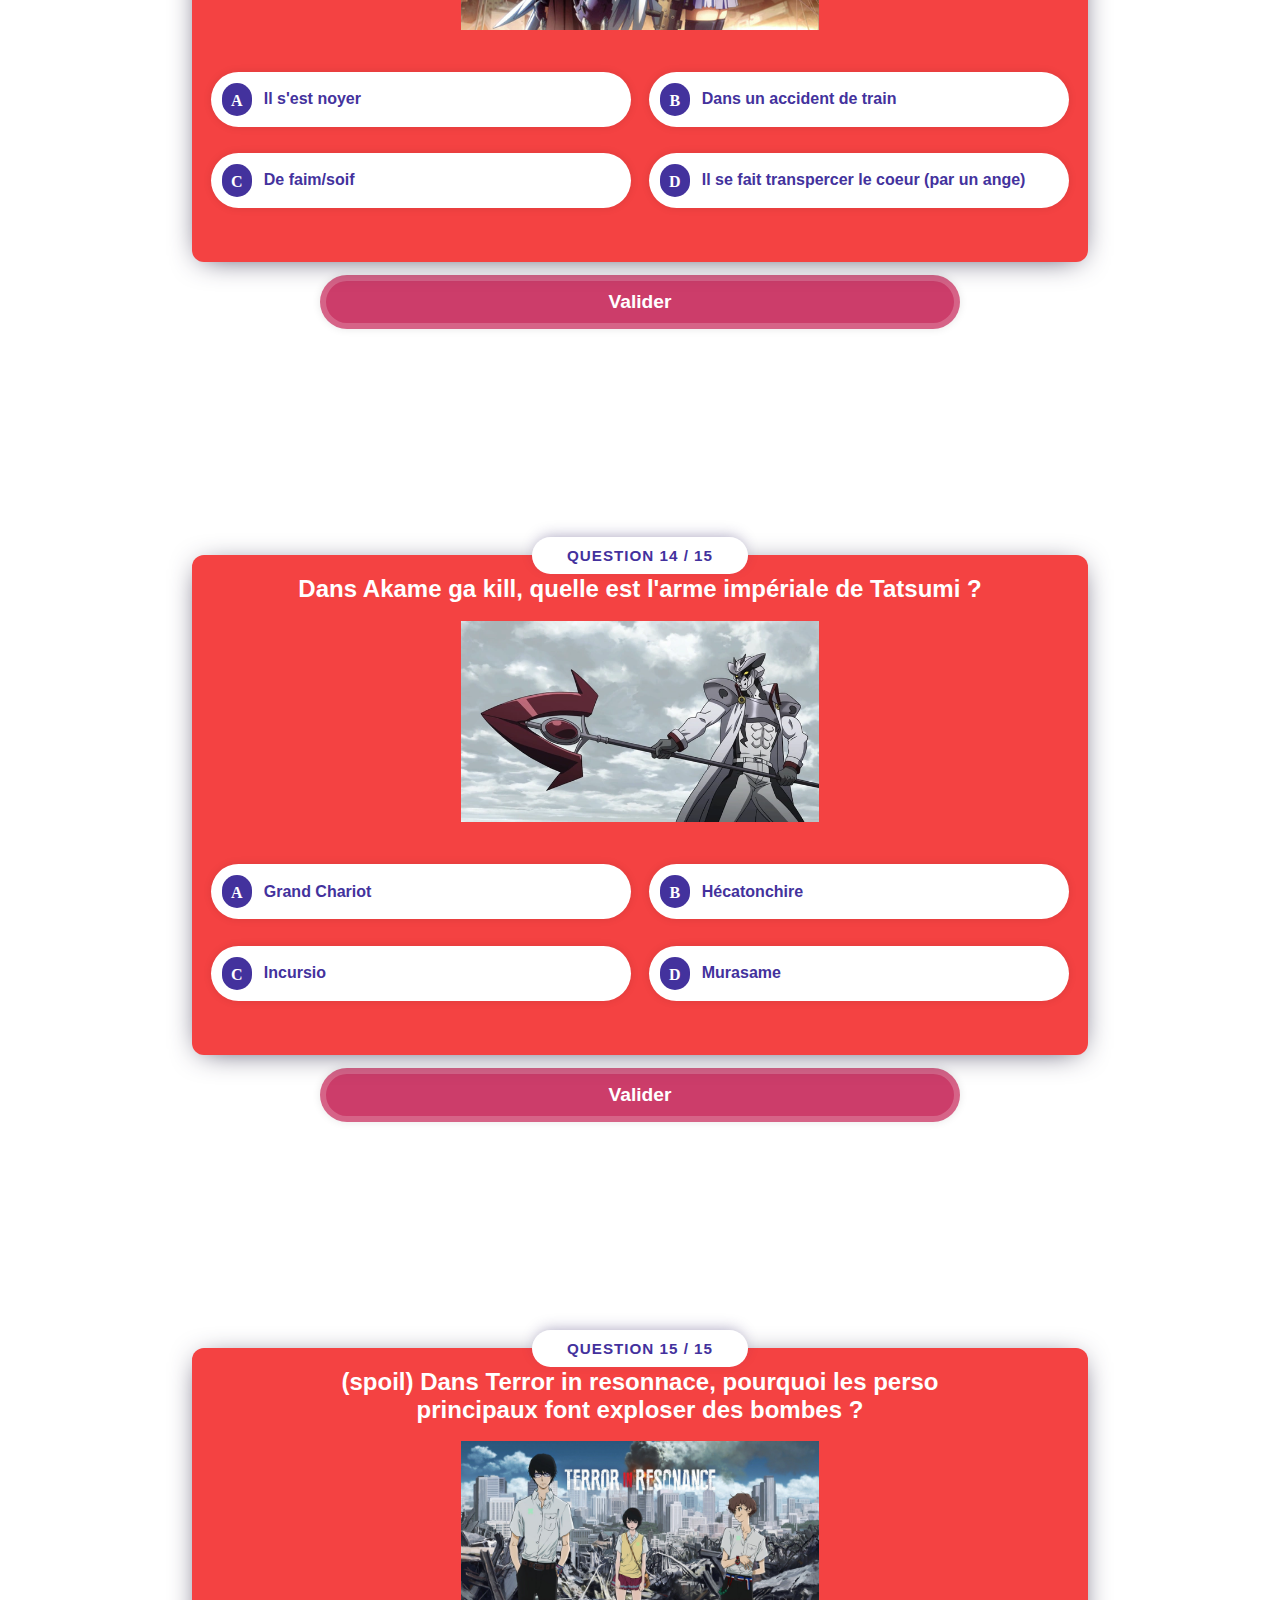
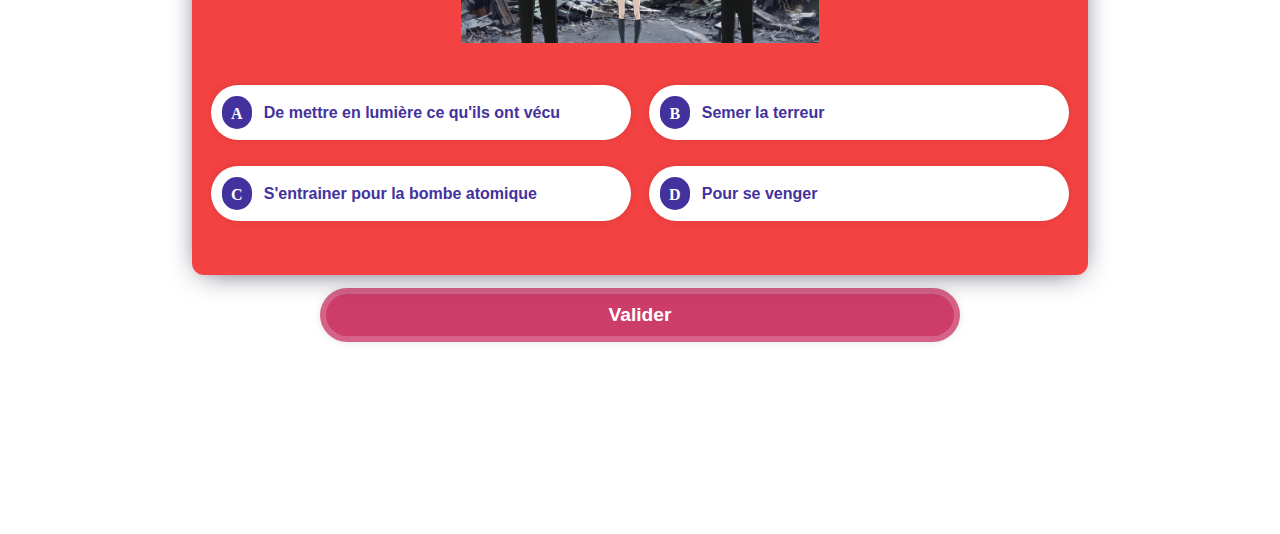
<file: AnimeMangaHard.html>
<!DOCTYPE html>
<html lang="fr">
<head>
    <meta charset="UTF-8">
    <meta http-equiv="X-UA-Compatible" content="IE=edge">
    <meta name="viewport" content="width=device-width, initial-scale=1.0">
    <link rel="stylesheet" href="style.css">
    <link rel="shortcut icon" href="image/rem.png" type="image/x-icon">

    <style>
        body{
            background-image: url('image/737474.png');
            background-attachment: fixed;
        } 
    </style>
<title>Quizz Anime/Manga Easy</title>
</head>
<body>
    <header>
        <div id="logo">
            <a href="index.html">
                <img src="images/logo1-2.png" alt="logo">
            </a>
        </div>
        <div id="titre">
            <h1>Quizz Anime/Manga</h1>
        </div>
    </header>
    <p id="resume">Ce quizz porte sur la cutlure général des animes/mangas</p>

    <div id="quizz" class="hard">
        <div class="quizzBox">
            <div class="quiznumber">Question 1 / 15</div>
            <h2 class="quizzQuestion">Dans platinum end, de quoi est l'ange Nasse ?</h2>
            <img src="images/AnimeManga/hard/nasse.jfif" alt="nasse">
            <ul class="quizzRes">
                <li id="olyDlx" value="1">
                    <input type="radio" id="res1_1"><label class="res1" for="res1_1">L'Ange de la Vérité</label>
                </li>
                <li id="vuvRlw" value="1">
                    <input type="radio" id="res1_2"><label class="res2" for="res1_2">L'Ange de l'Émotion</label>
                </li>
                <li id="dzrIzh" value="1">
                    <input type="radio" id="res1_3"><label class="res3" for="res1_3">L'Ange de la Pureté </label>
                </li>
                <li id="vpwPfp" value="1">
                    <input type="radio" id="res1_4"><label class="res4" for="res1_4">l'Ange de la Connaissance</label>
                </li>
            </ul>
        </div>
        <button class="buttons" value="1">Valider</button>

        <a class="next" href="#2">
            <button value="1">question suivante</button>
        </a>
        <p id="2"></p><br>
        
        <div class="quizzBox">
            <div class="quiznumber">Question 2 / 15</div>
            <h2 class="quizzQuestion">Dans dororo, pourquoi hyakimaru a t-il tout perdu ?(membres, sens...) (si tu connais pas vas voir)</h2>
            <img src="images/AnimeManga/hard/hyakymaru.png" alt="hyakymaru">
            <ul class="quizzRes">
                <li id="vuvRlw" value="2">
                    <input type="radio" id="res2_1"><label class="res1" for="res2_1">Il a été mangé par des monstres</label>
                </li>
                <li id="vpwPfp" value="2">
                    <input type="radio" id="res2_2"><label class="res2" for="res2_2">Il a subi une malédiction à la naissance</label>
                </li>
                <li id="dzrIzh" value="2">
                    <input type="radio" id="res2_3"><label class="res3" for="res2_3">Son père l'a sacrifié</label>
                </li>
                <li id="olyDlx" value="2">
                    <input type="radio" id="res2_4"><label class="res4" for="res2_4">Ils ont été éparpillés partout (membres, sens...)</label>
                </li>
            </ul>
        </div>
        <button class="buttons" value="2">Valider</button>

        <a class="next" href="#3">
            <button value="2">question suivante</button>
        </a>
        <p id="3"></p><br>
        
        <div class="quizzBox">
            <div class="quiznumber">Question 3 / 15</div>
            <h2 class="quizzQuestion">Dans The promised neverland, quel est le numéro de Norman ?</h2>
            <img src="images/AnimeManga/hard/norman.jpg" alt="norman">
            <ul class="quizzRes">
                <li id="dzrIzh" value="3">
                    <input type="radio" id="res3_1"><label class="res1" for="res3_1">22194</label>
                </li>
                <li id="olyDlx" value="3">
                    <input type="radio" id="res3_2"><label class="res2" for="res3_2">81194</label>
                </li>
                <li id="vuvRlw" value="3">
                    <input type="radio" id="res3_3"><label class="res3" for="res3_3">63194</label>
                </li>
                <li id="vpwPfp" value="3">
                    <input type="radio" id="res3_4"><label class="res4" for="res3_4">48194</label>
                </li>
            </ul>
        </div>
        <button class="buttons" value="3">Valider</button>

        <a class="next" href="#4">
            <button value="3">question suivante</button>
        </a>
        <p id="4"></p><br>

        <div class="quizzBox">
            <div class="quiznumber">Question 4 / 15</div>
            <h2 class="quizzQuestion">(spoil)Dans fire force, quel est role de la 8brigade ?</h2>
            <img src="images/AnimeManga/hard/fireForce.webp" alt="fireForce">
            <ul class="quizzRes">
                <li id="olyDlx" value="4">
                    <input type="radio" id="res4_1"><label class="res1" for="res4_1">Assassiner le roi</label>
                </li>
                <li id="dzrIzh" value="4">
                    <input type="radio" id="res4_2"><label class="res2" for="res4_2">Enqueter sur les autres brigades</label>
                </li>
                <li id="vpwPfp" value="4">
                    <input type="radio" id="res4_3"><label class="res3" for="res4_3">Détruire Amaterasu</label>
                </li>
                <li id="vuvRlw" value="4">
                    <input type="radio" id="res4_4"><label class="res4" for="res4_4">Tuer tous les piliers</label>
                </li>
            </ul>
        </div>
        <button class="buttons" value="4">Valider</button>

        <a class="next" href="#5">
            <button value="4">question suivante</button>
        </a>
        <p id="5"></p><br>

        <div class="quizzBox">
            <div class="quiznumber">Question 5 / 15</div>
            <h2 class="quizzQuestion">D'ou vient la réplique "I am atomic" ?</h2>
            <img src="images/AnimeManga/hard/atomic.avif" alt="atomic">
            <ul class="quizzRes">
                <li id="vpwPfp" value="5">
                    <input type="radio" id="res5_1"><label class="res1" for="res5_1">Saga Of Tanya The Evil</label>
                </li>
                <li id="vuvRlw" value="5" >
                    <input type="radio" id="res5_2"><label class="res2" for="res5_2">Overlord</label>
                </li>
                <li id="olyDlx" value="5">
                    <input type="radio" id="res5_3"><label class="res3" for="res5_3">The World's Finest Assassin Gets Reincarnated In Another World As An Aristocrat</label>
                </li>
                <li id="dzrIzh" value="5">
                    <input type="radio" id="res5_4"><label class="res4" for="res5_4">The emminence in shadow</label>
                </li>
            </ul>
        </div>
        <button class="buttons" value="5">Valider</button>

        <a class="next" href="#6">
            <button value="5">question suivante</button>
        </a>
        <p id="6"></p><br>

        <div class="quizzBox">
            <div class="quiznumber">Question 6 / 15</div>
            <h2 class="quizzQuestion">Dans Dr Stone, combien de temps Senku a t-il compté ?(environ en année)</h2>
            <img src="images/AnimeManga/hard/senku.webp" alt="senku">
            <ul class="quizzRes">
                <li id="vuvRlw" value="6">
                    <input type="radio" id="res6_1"><label class="res1" for="res6_1">3 865</label>
                </li>
                <li id="vpwPfp" value="6">
                    <input type="radio" id="res6_2"><label class="res2" for="res6_2">3 472</label>
                </li>
                <li id="olyDlx" value="6">
                    <input type="radio" id="res6_3"><label class="res3" for="res6_3">3 947</label>
                </li>
                <li id="dzrIzh" value="6">
                    <input type="radio" id="res6_4"><label class="res4" for="res6_4">3 719</label>
                </li>
            </ul>
        </div>
        <button class="buttons" value="6">Valider</button>

        <a class="next" href="#7">
            <button value="6">question suivante</button>
        </a>
        <p id="7"></p><br>

        <div class="quizzBox">
            <div class="quiznumber">Question 7 / 15</div>
            <h2 class="quizzQuestion">Qui est l'auteur de your name ?(et de garden of works, withering with you...) (le goat)</h2>
            <img src="images/AnimeManga/hard/Makoto Shinkai.jpg" alt="Makoto Shinkai">
            <ul class="quizzRes">
                <li id="olyDlx" value="7">
                    <input type="radio" id="res7_1"><label class="res1" for="res7_1">Tsugumi Ōba</label>
                </li>
                <li id="vuvRlw" value="7">
                    <input type="radio" id="res7_2"><label class="res2" for="res7_2">Naoshi Arakawa</label>
                </li>
                <li id="dzrIzh" value="7">
                    <input type="radio" id="res7_3"><label class="res3" for="res7_3">Makoto Shinkai</label>
                </li>
                <li id="vpwPfp" value="7">
                    <input type="radio" id="res7_4"><label class="res4" for="res7_4">Sui Ishida</label>
                </li>
            </ul>
        </div>
        <button class="buttons" value="7">Valider</button>

        <a class="next" href="#8">
            <button value="7">question suivante</button>
        </a>
        <p id="8"></p><br>

        <div class="quizzBox">
            <div class="quiznumber">Question 8 / 15</div>
            <h2 class="quizzQuestion">Dans psycho pass, que est le surnon des executeurs ?</h2>
            <img src="images/AnimeManga/hard/executeurs.jpg" alt="executeurs">
            <ul class="quizzRes">
                <li id="vpwPfp" value="8">
                    <input type="radio" id="res8_1"><label class="res1" for="res8_1">Les shinigamis</label>
                </li>
                <li id="dzrIzh" value="8">
                    <input type="radio" id="res8_2"><label class="res2" for="res8_2">Les chiens de chasse</label>
                </li>
                <li id="vuvRlw" value="8">
                    <input type="radio" id="res8_3"><label class="res3" for="res8_3">Les gladiateurs</label>
                </li>
                <li id="olyDlx" value="8">
                    <input type="radio" id="res8_4"><label class="res4" for="res8_4">Les esclaves</label>
                </li>
            </ul>
        </div>
        <button class="buttons" value="8">Valider</button>

        <a class="next" href="#9">
            <button value="8">question suivante</button>
        </a>
        <p id="9"></p><br>

        <div class="quizzBox">
            <div class="quiznumber">Question 9 / 15</div>
            <h2 class="quizzQuestion">Dans devilman crybaby, qui est le démon d'Akira Fudo ?</h2>
            <img src="images/AnimeManga/hard/devilman.jpg" alt="devilman">
            <ul class="quizzRes">
                <li id="vpwPfp" value="9">
                    <input type="radio" id="res9_1"><label class="res1" for="res9_1">Zennon</label>
                </li>
                <li id="olyDlx" value="9">
                    <input type="radio" id="res9_2"><label class="res2" for="res9_2">Satan</label>
                </li>
                <li id="dzrIzh" value="9">
                    <input type="radio" id="res9_3"><label class="res3" for="res9_3">Amon</label>
                </li>
                <li id="vuvRlw" value="9">
                    <input type="radio" id="res9_4"><label class="res4" for="res9_4">Vlava</label>
                </li>
            </ul>
        </div>
        <button class="buttons" value="9">Valider</button>

        <a class="next" href="#10">
            <button value="9">question suivante</button>
        </a>
        <p id="10"></p><br>

        <div class="quizzBox">
            <div class="quiznumber">Question 10 / 15</div>
            <h2 class="quizzQuestion">(Spoil)Dans anohana, quel était le dernier jeu auquel a joué le groupe ?</h2>
            <img src="images/AnimeManga/hard/anohana.jpe" alt="anohana">
            <ul class="quizzRes">
                <li id="dzrIzh" value="10">
                    <input type="radio" id="res10_1"><label class="res1" for="res10_1">Cache-cache</label>
                </li>
                <li id="olyDlx" value="10">
                    <input type="radio" id="res10_2"><label class="res2" for="res10_2">1,2,3 soleil</label>
                </li>
                <li id="vpwPfp" value="10">
                    <input type="radio" id="res10_3"><label class="res3" for="res10_3">Le jeu du loup</label>
                </li>
                <li id="vuvRlw" value="10">
                    <input type="radio" id="res10_4"><label class="res4" for="res10_4">Ils n'ont pas eu le temps faire le jeu</label>
                </li>
            </ul>
        </div>
        <button class="buttons" value="10">Valider</button>

        <a class="next" href="#11">
            <button value="10">question suivante</button>
        </a>
        <p id="11"></p><br>

        <div class="quizzBox">
            <div class="quiznumber">Question 11 / 15</div>
            <h2 class="quizzQuestion">Dans le film je veux manger ton pancréas, quelle est la signification de la phrase 'je veux manger ton pancréas' ?</h2>
            <img src="images/AnimeManga/hard/pancréas.png" alt="pancréas">
            <ul class="quizzRes">
                <li id="vuvRlw" value="11">
                    <input type="radio" id="res11_1"><label class="res1" for="res11_1">Donner un organe</label>
                </li>
                <li id="vpwPfp" value="11">
                    <input type="radio" id="res11_2"><label class="res2" for="res11_2">Je t'aime</label>
                </li>
                <li id="olyDlx" value="11">
                    <input type="radio" id="res11_3"><label class="res3" for="res11_3">Je veux te revoir</label>
                </li>
                <li id="dzrIzh" value="11">
                    <input type="radio" id="res11_4"><label class="res4" for="res11_4">Je veux te soigner</label>
                </li>
            </ul>
        </div>
        <button class="buttons" value="11">Valider</button>

        <a class="next" href="#12">
            <button value="11">question suivante</button>
        </a>
        <p id="12"></p><br>

        <div class="quizzBox">
            <div class="quiznumber">Question 12 / 15</div>
            <h2 class="quizzQuestion">Dans plastic memories quel est la durée de vie d'un Giftia ?</h2>
            <img src="images/AnimeManga/hard/plasticMemories.jpe" alt="plasticMemories">
            <ul class="quizzRes">
                <li id="dzrIzh" value="12">
                    <input type="radio" id="res12_1"><label class="res1" for="res12_1">9 ans et 4 mois</label>
                </li>
                <li id="vpwPfp" value="12">
                    <input type="radio" id="res12_2"><label class="res2" for="res12_2">10 ans et 2 mois</label>
                </li>
                <li id="vuvRlw" value="12">
                    <input type="radio" id="res12_3"><label class="res3" for="res12_3">6 ans et 9 mois</label>
                </li>
                <li id="olyDlx" value="12">
                    <input type="radio" id="res12_4"><label class="res4" for="res12_4">8 ans et 5 mois</label>
                </li>
            </ul>
        </div>
        <button class="buttons" value="12">Valider</button>

        <a class="next" href="#13">
            <button value="12">question suivante</button>
        </a>
        <p id="13"></p><br>

        <div class="quizzBox">
            <div class="quiznumber">Question 13 / 15</div>
            <h2 class="quizzQuestion">Dans angel beats comment meurt Yuzuru Otonashi ? (sur Terre)</h2>
            <img src="images/AnimeManga/hard/angel-beats.jpg" alt="angel-beats">
            <ul class="quizzRes">
                <li id="olyDlx" value="13">
                    <input type="radio" id="res13_1"><label class="res1" for="res13_1">Il s'est noyer</label>
                </li>
                <li id="vuvRlw" value="13">
                    <input type="radio" id="res13_2"><label class="res2" for="res13_2">Dans un accident de train</label>
                </li>
                <li id="dzrIzh" value="13">
                    <input type="radio" id="res13_3"><label class="res3" for="res13_3">De faim/soif</label>
                </li>
                <li id="vpwPfp" value="13">
                    <input type="radio" id="res13_4"><label class="res4" for="res13_4">Il se fait transpercer le coeur (par un ange)</label>
                </li>
            </ul>
        </div>
        <button class="buttons" value="13">Valider</button>

        <a class="next" href="#14">
            <button value="13">question suivante</button>
        </a>
        <p id="14"></p><br>

        <div class="quizzBox">
            <div class="quiznumber">Question 14 / 15</div>
            <h2 class="quizzQuestion">Dans Akame ga kill, quelle est l'arme impériale de Tatsumi ?</h2>
            <img src="images/AnimeManga/hard/tatsumi.webp" alt="tatsumi">
            <ul class="quizzRes">
                <li id="vuvRlw" value="14">
                    <input type="radio" id="res14_1"><label class="res1" for="res14_1">Grand Chariot</label>
                </li>
                <li id="olyDlx" value="14">
                    <input type="radio" id="res14_2"><label class="res2" for="res14_2">Hécatonchire</label>
                </li>
                <li id="dzrIzh" value="14">
                    <input type="radio" id="res14_3"><label class="res3" for="res14_3">Incursio</label>
                </li>
                <li id="vpwPfp" value="14">
                    <input type="radio" id="res14_4"><label class="res4" for="res14_4">Murasame</label>
                </li>
            </ul>
        </div>
        <button class="buttons" value="14">Valider</button>

        <a class="next" href="#15">
            <button value="14">question suivante</button>
        </a>
        <p id="15"></p><br>
        <div class="quizzBox">
            <div class="quiznumber">Question 15 / 15</div>
            <h2 class="quizzQuestion">(spoil) Dans Terror in resonnace, pourquoi les perso principaux font exploser des bombes ?</h2>
            <img src="images/AnimeManga/hard/terror.jpg" alt="terror">
            <ul class="quizzRes">
                <li id="dzrIzh" value="15">
                    <input type="radio" id="res15_1"><label class="res1" for="res15_1">De mettre en lumière ce qu'ils ont vécu</label>
                </li>
                <li id="vpwPfp" value="15">
                    <input type="radio" id="res15_2"><label class="res2" for="res15_2">Semer la terreur</label>
                </li>
                <li id="olyDlx" value="15">
                    <input type="radio" id="res15_3"><label class="res3" for="res15_3">S'entrainer pour la bombe atomique</label>
                </li>
                <li id="vuvRlw" value="15">
                    <input type="radio" id="res15_4"><label class="res4" for="res15_4">Pour se venger</label>
                </li>
            </ul>
        </div>
        <button class="buttons" value="15">Valider</button>

        <a class="next" href="#resPercent">
            <button value="15">Voir mon score</button>
        </a>

        <div id="resPercent">
            <div class="quiznumber">Ton score</div>
                <div id="rond"> 
                    <svg>
                        <circle cx="70px" cy="70px" r="70px"></circle>
                    </svg>
                    <span></span>
                </div>
        </div>
        <a class="next" href="#">
            <button id="bonusButton">Ready?</button>
        </a>

    </div>
    <div id="niveauBonus">
        <a href="AnimeMangaBonus.html">
            <button >Anime/Manga BONUS</button>
        </a>
    </div>
    <script src="app.js"></script>
    <script src="app_Quizz.js"></script>
    <script src="crypt.js"></script>
</body>
</html>
</file>
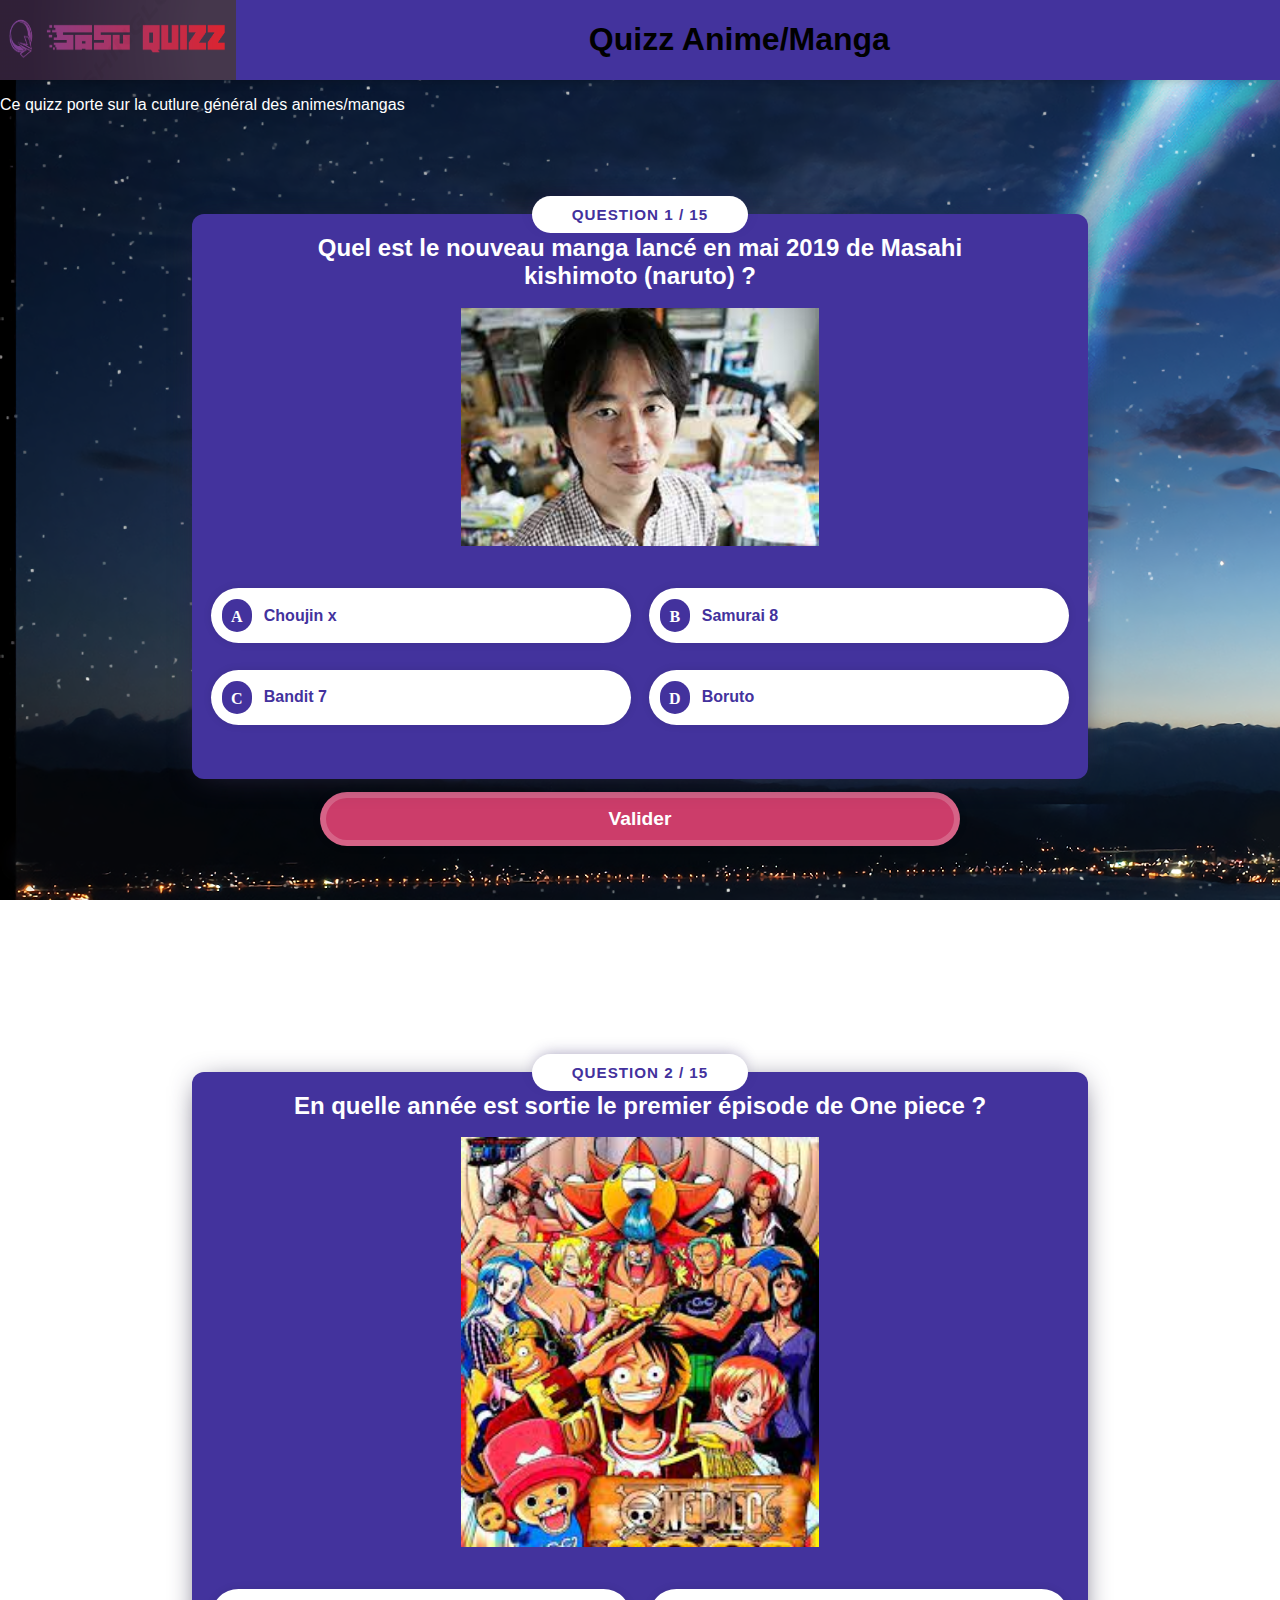
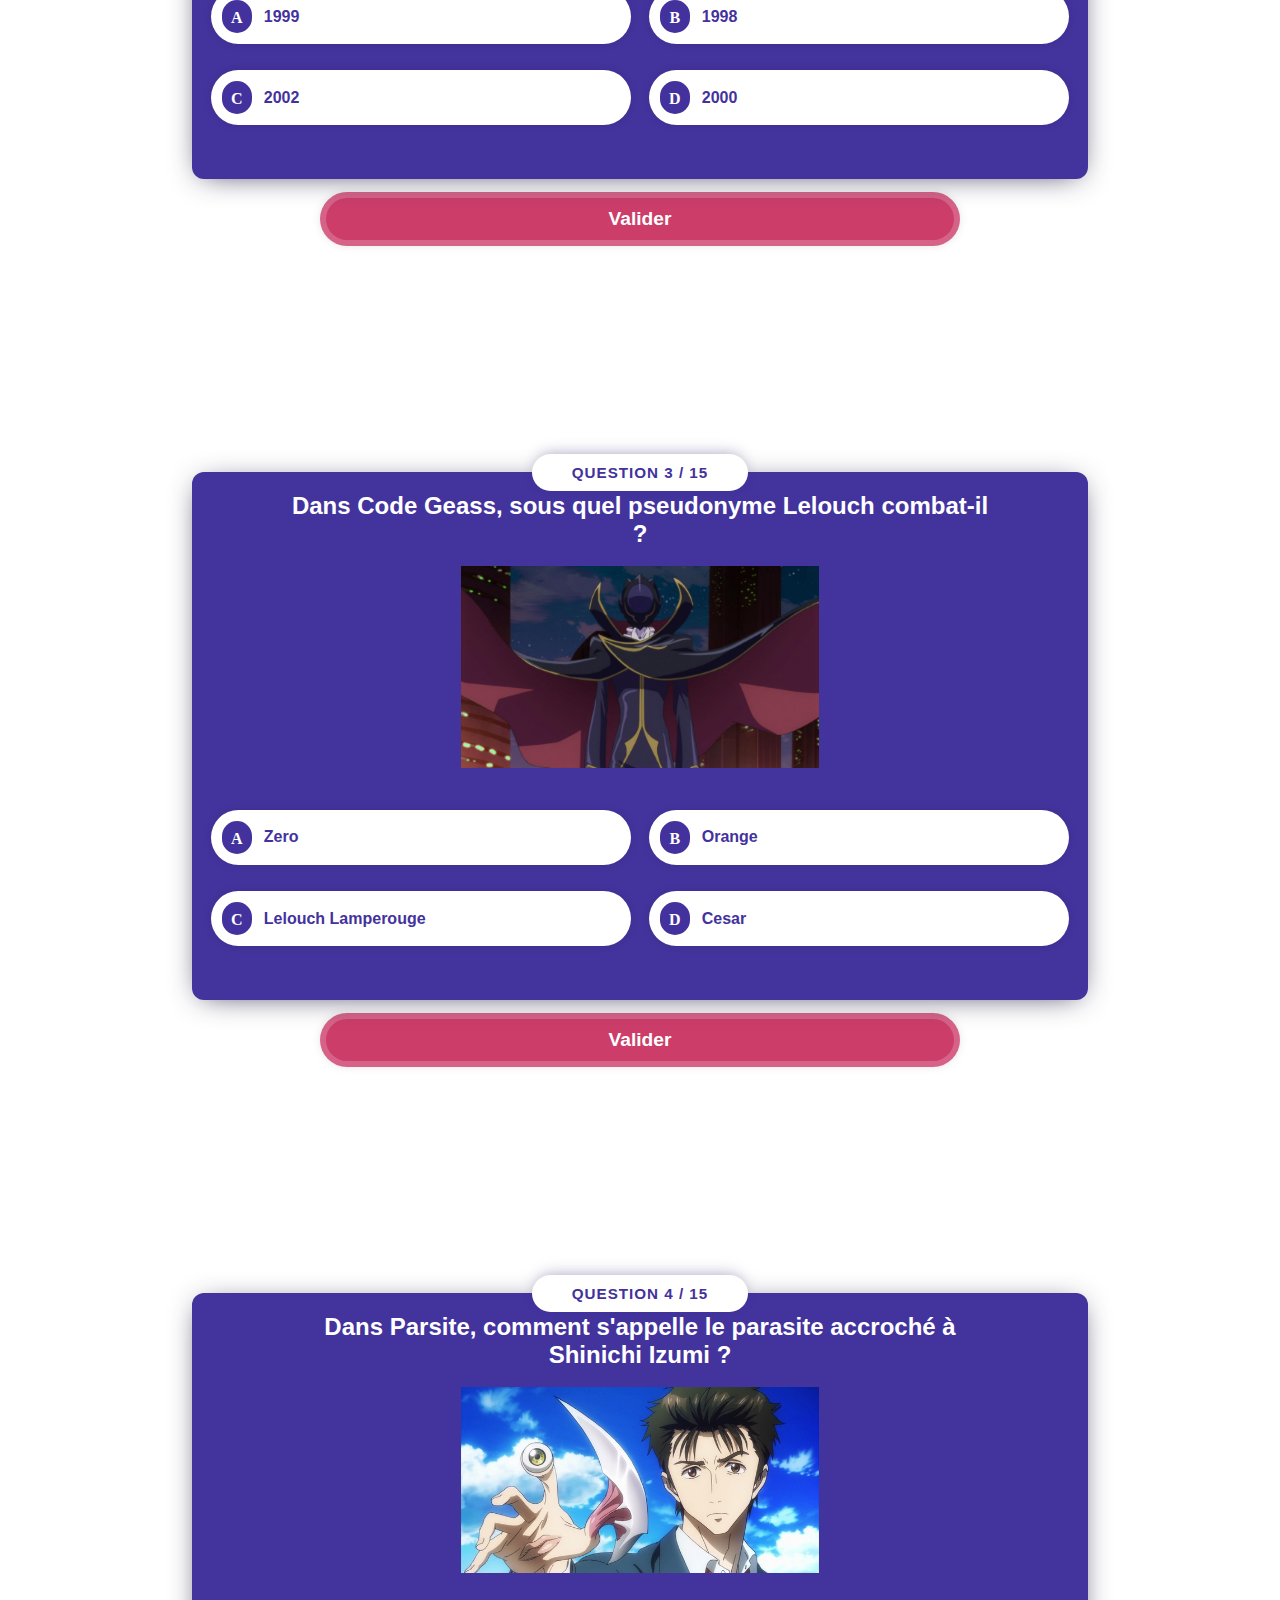
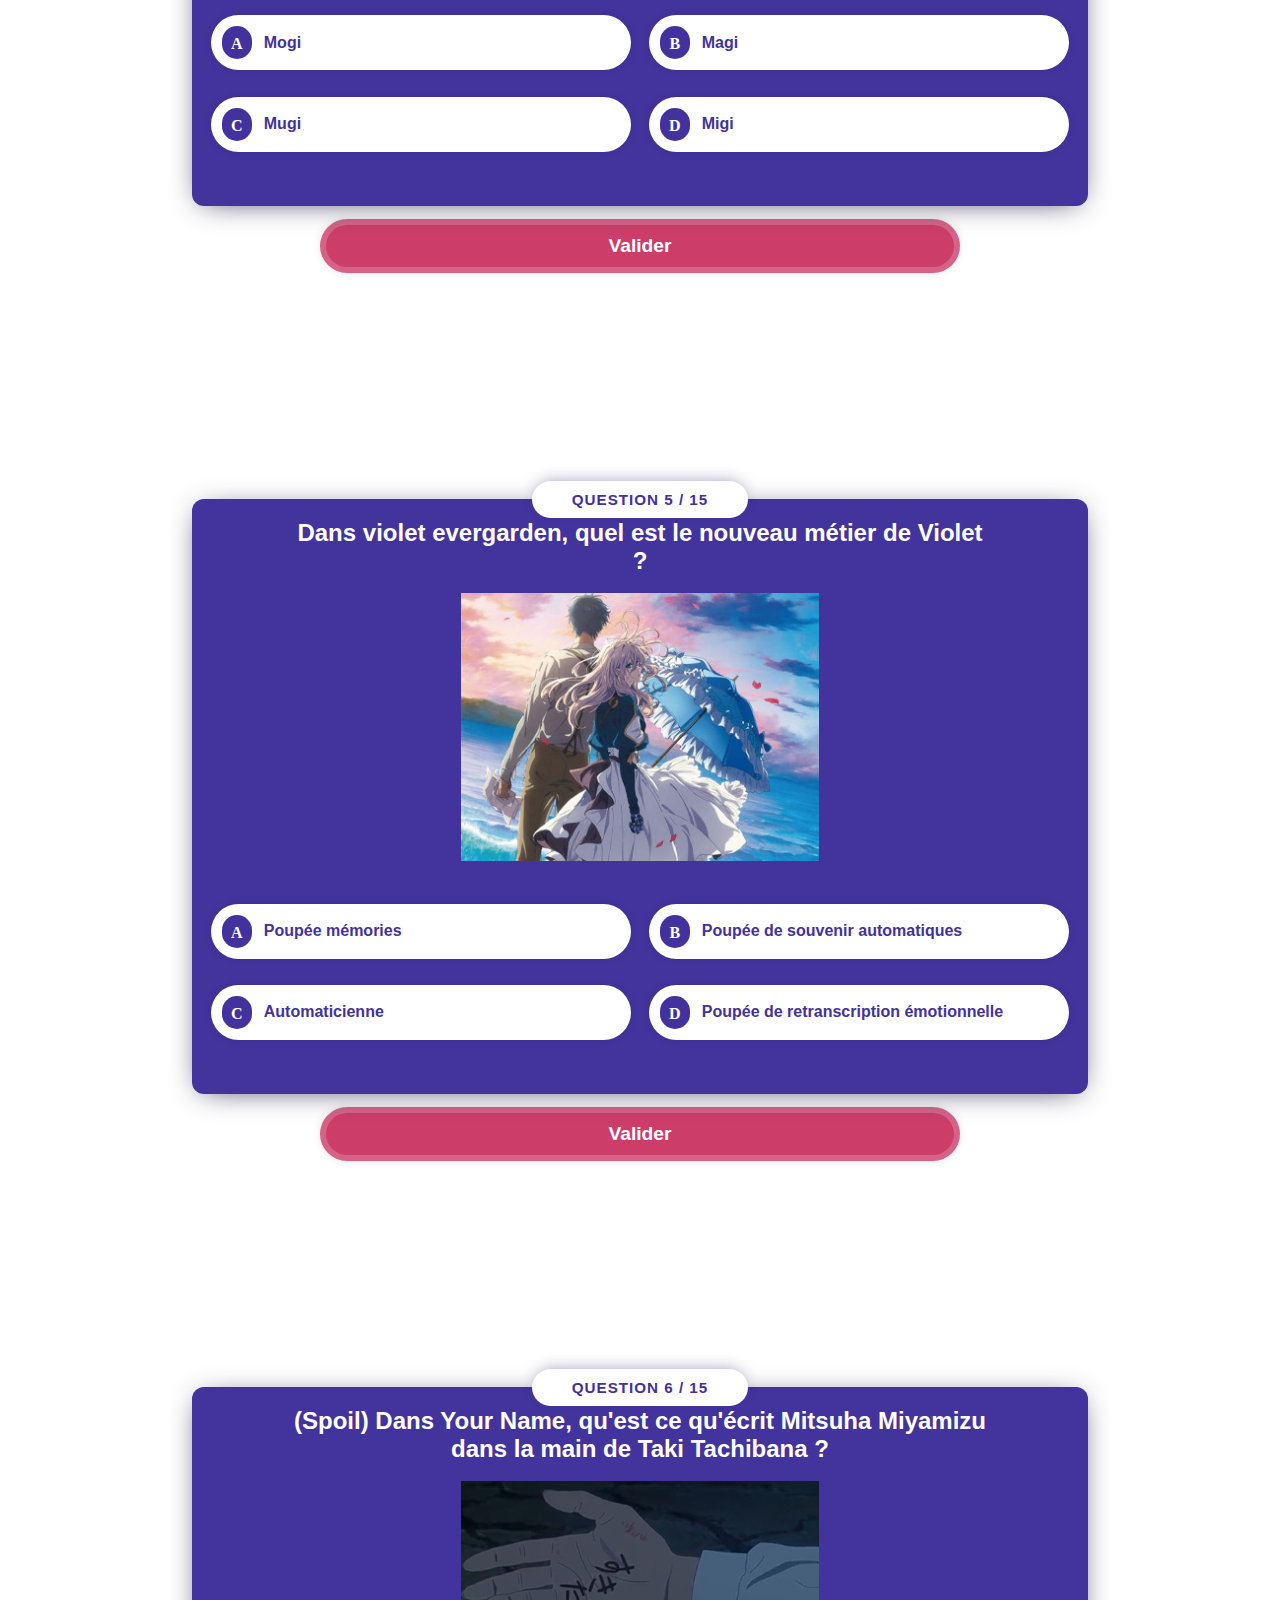
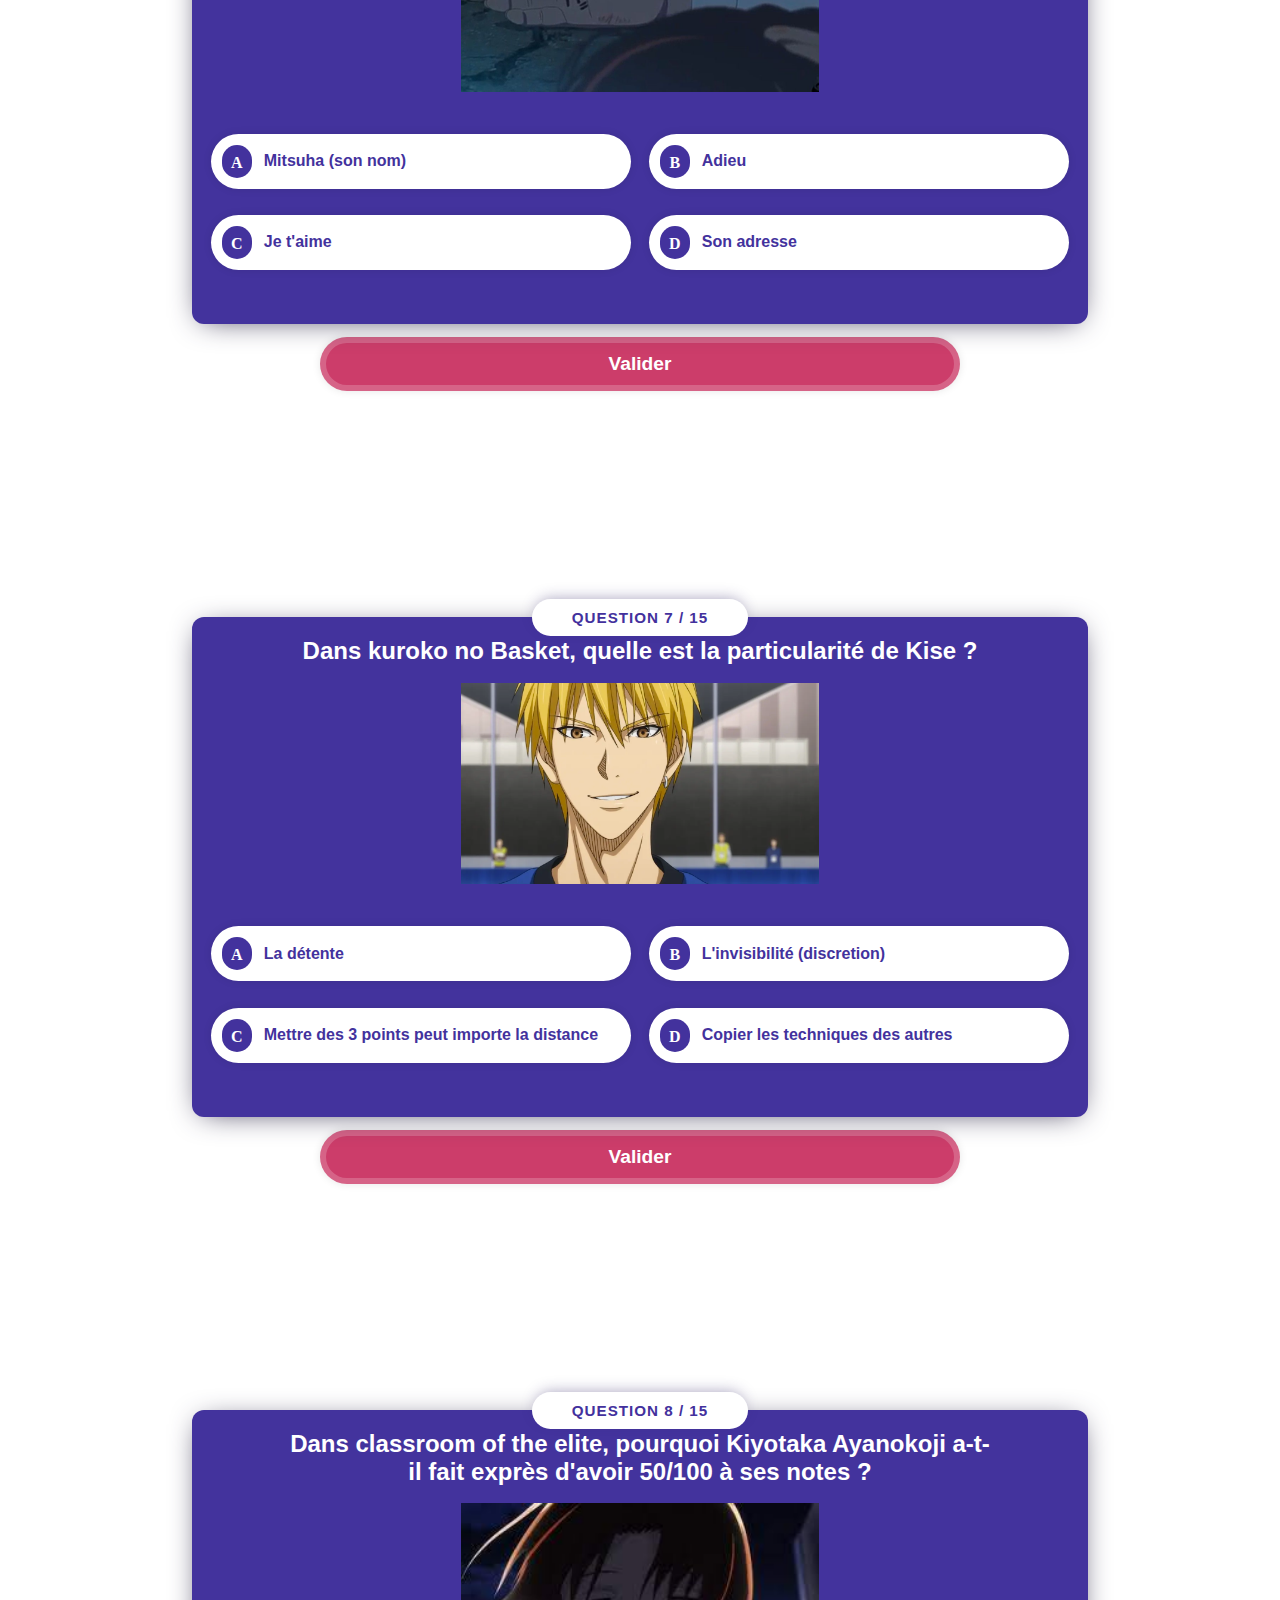
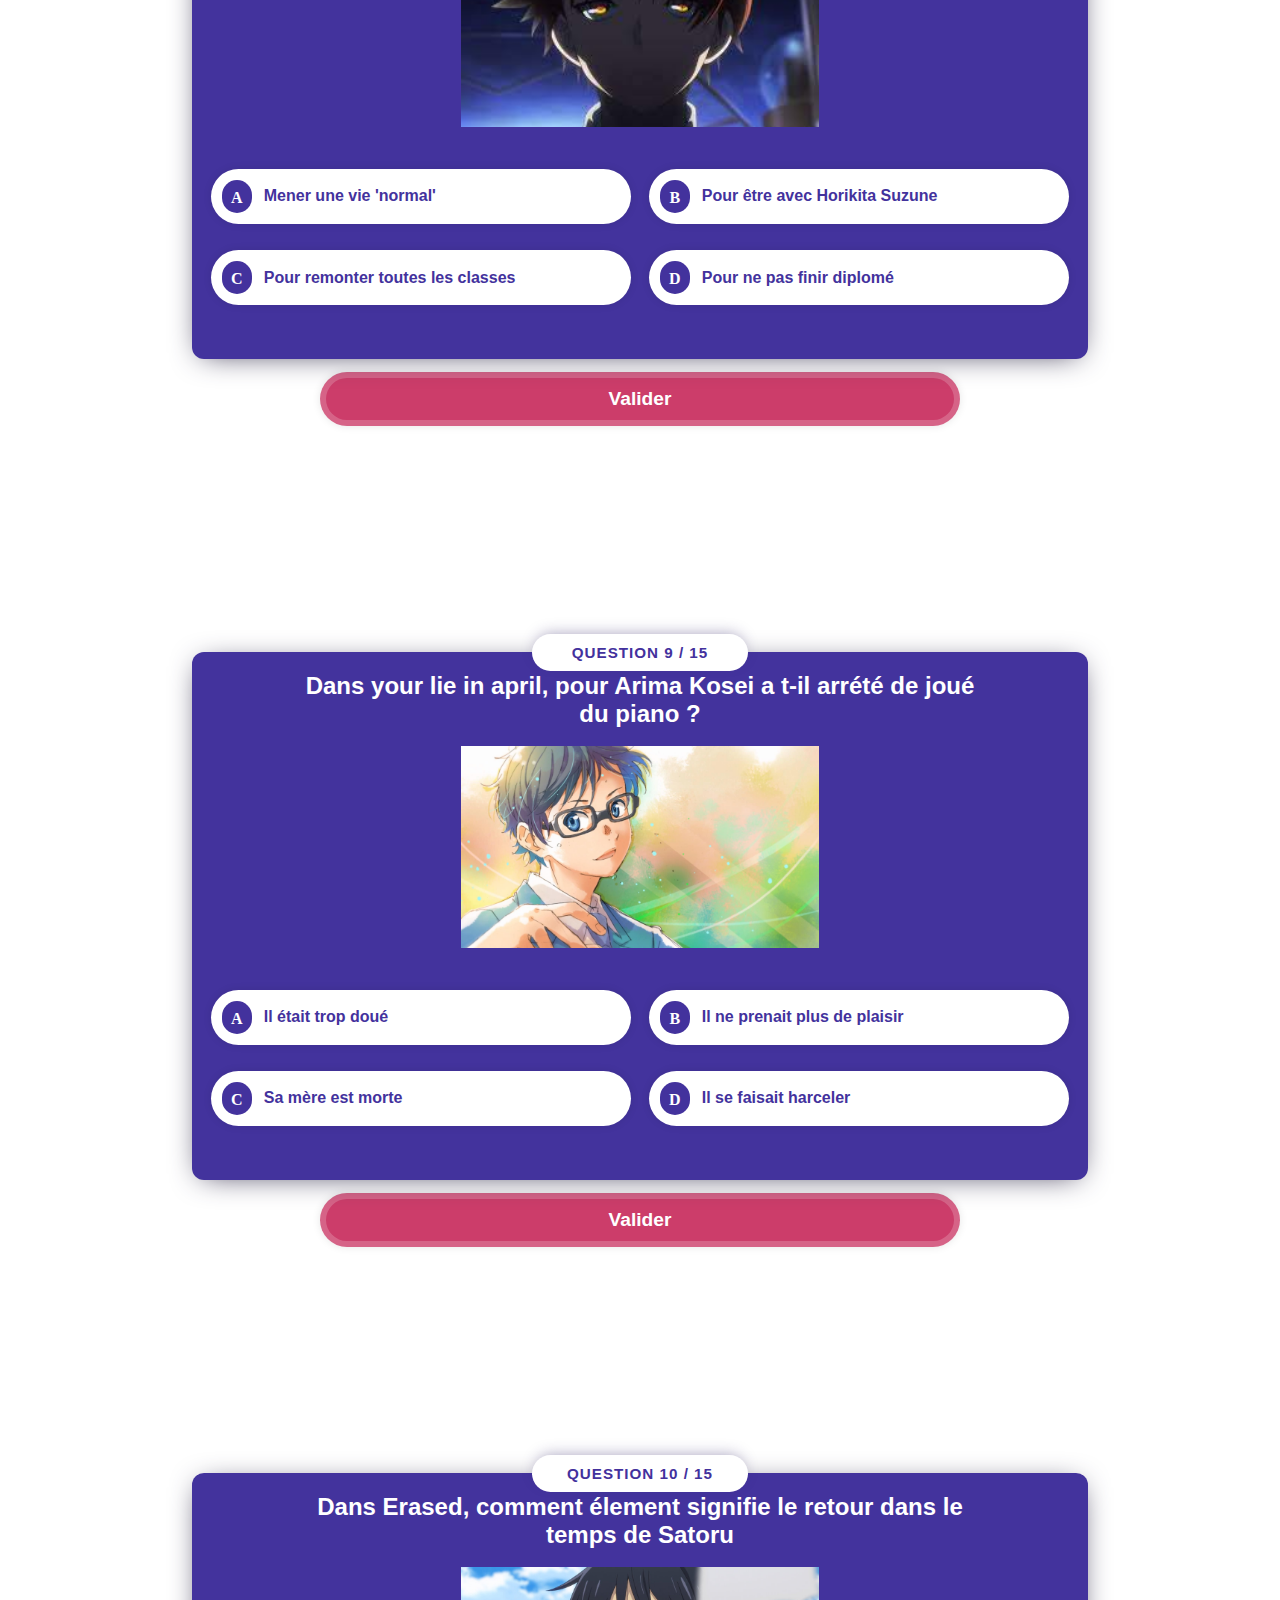
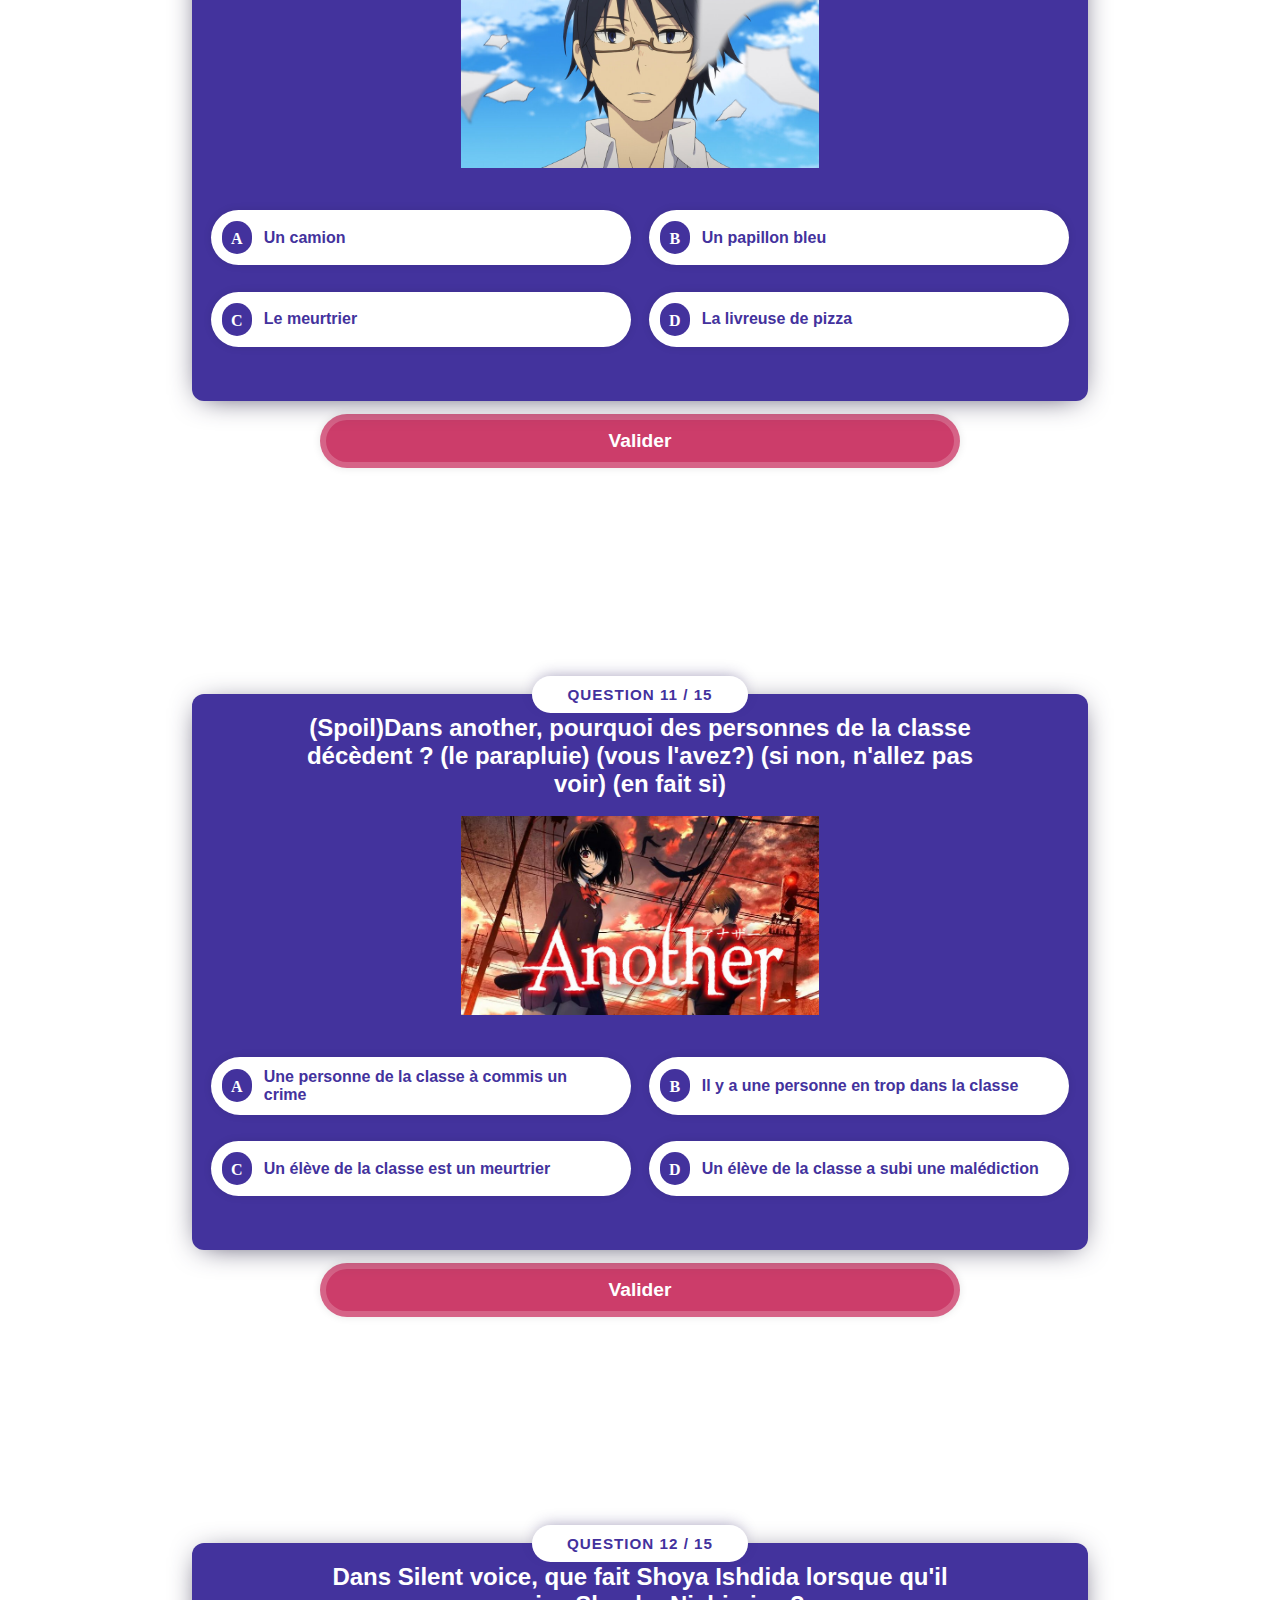
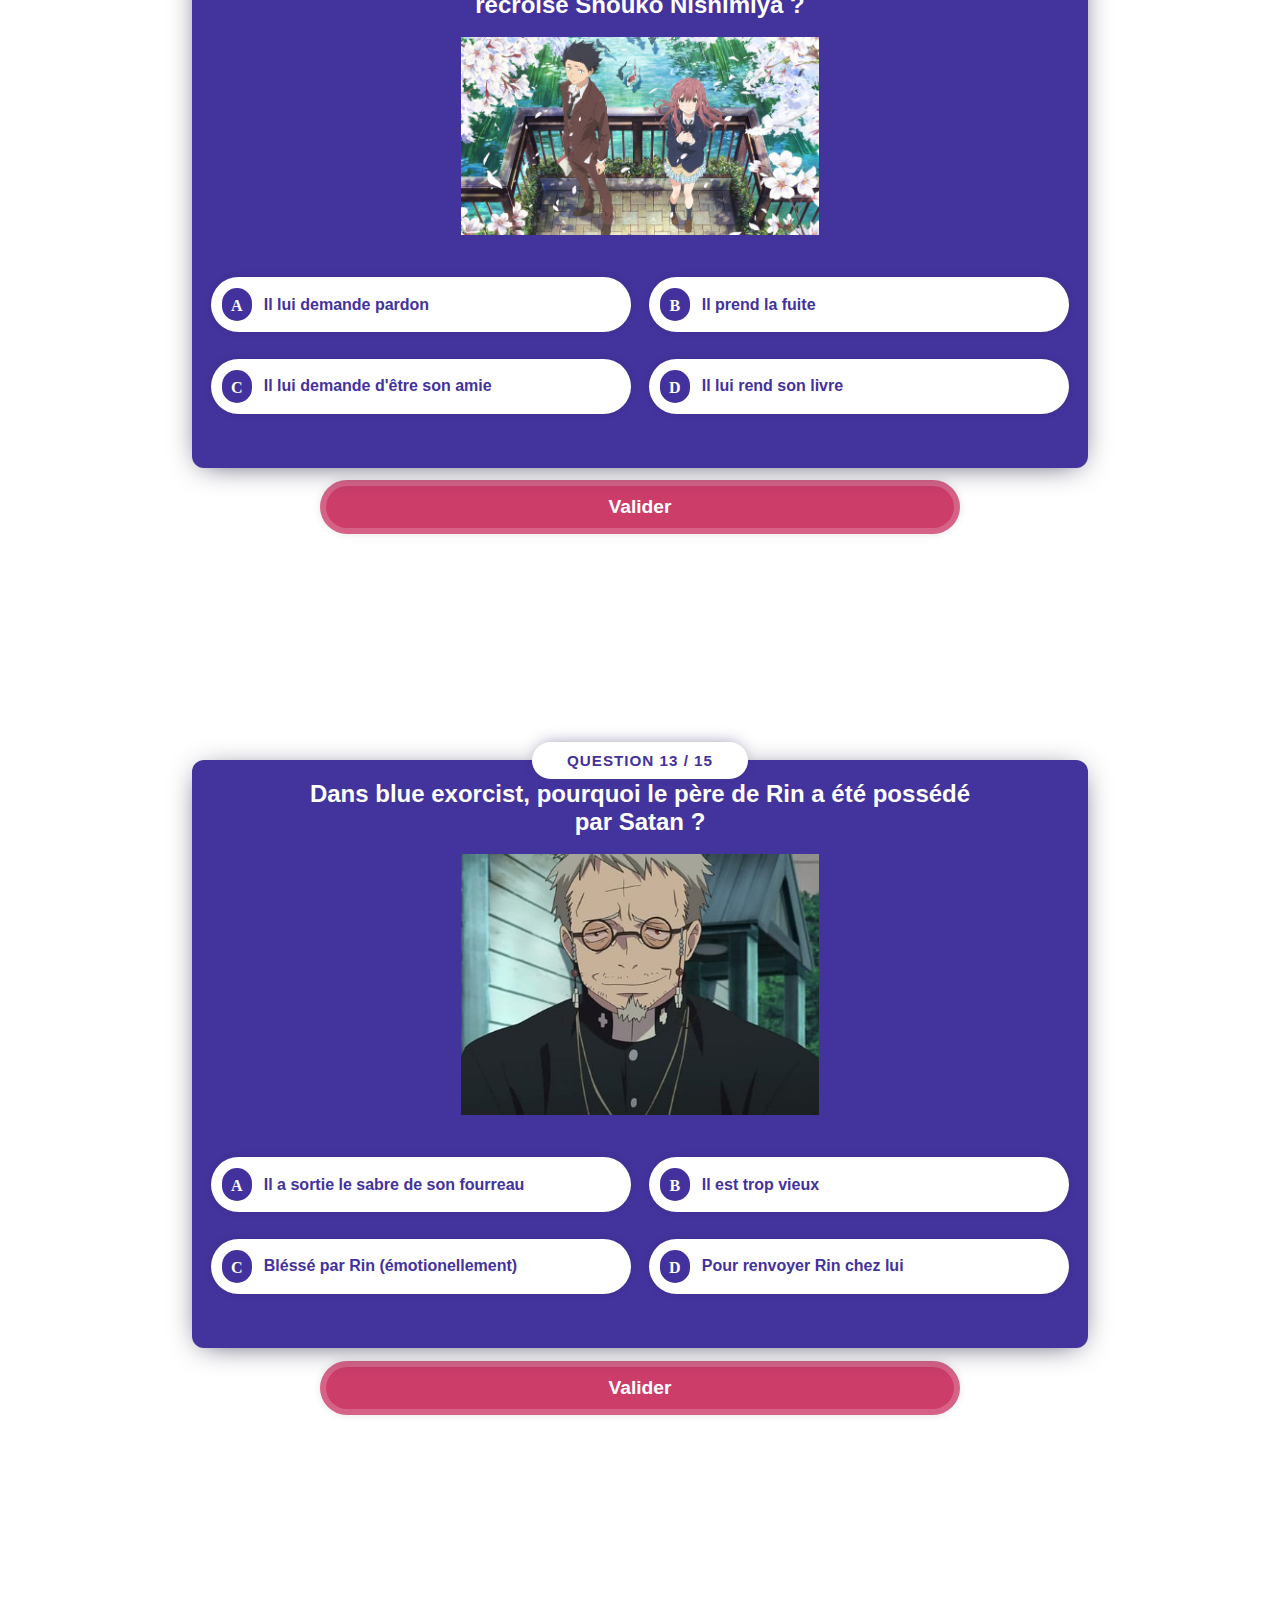
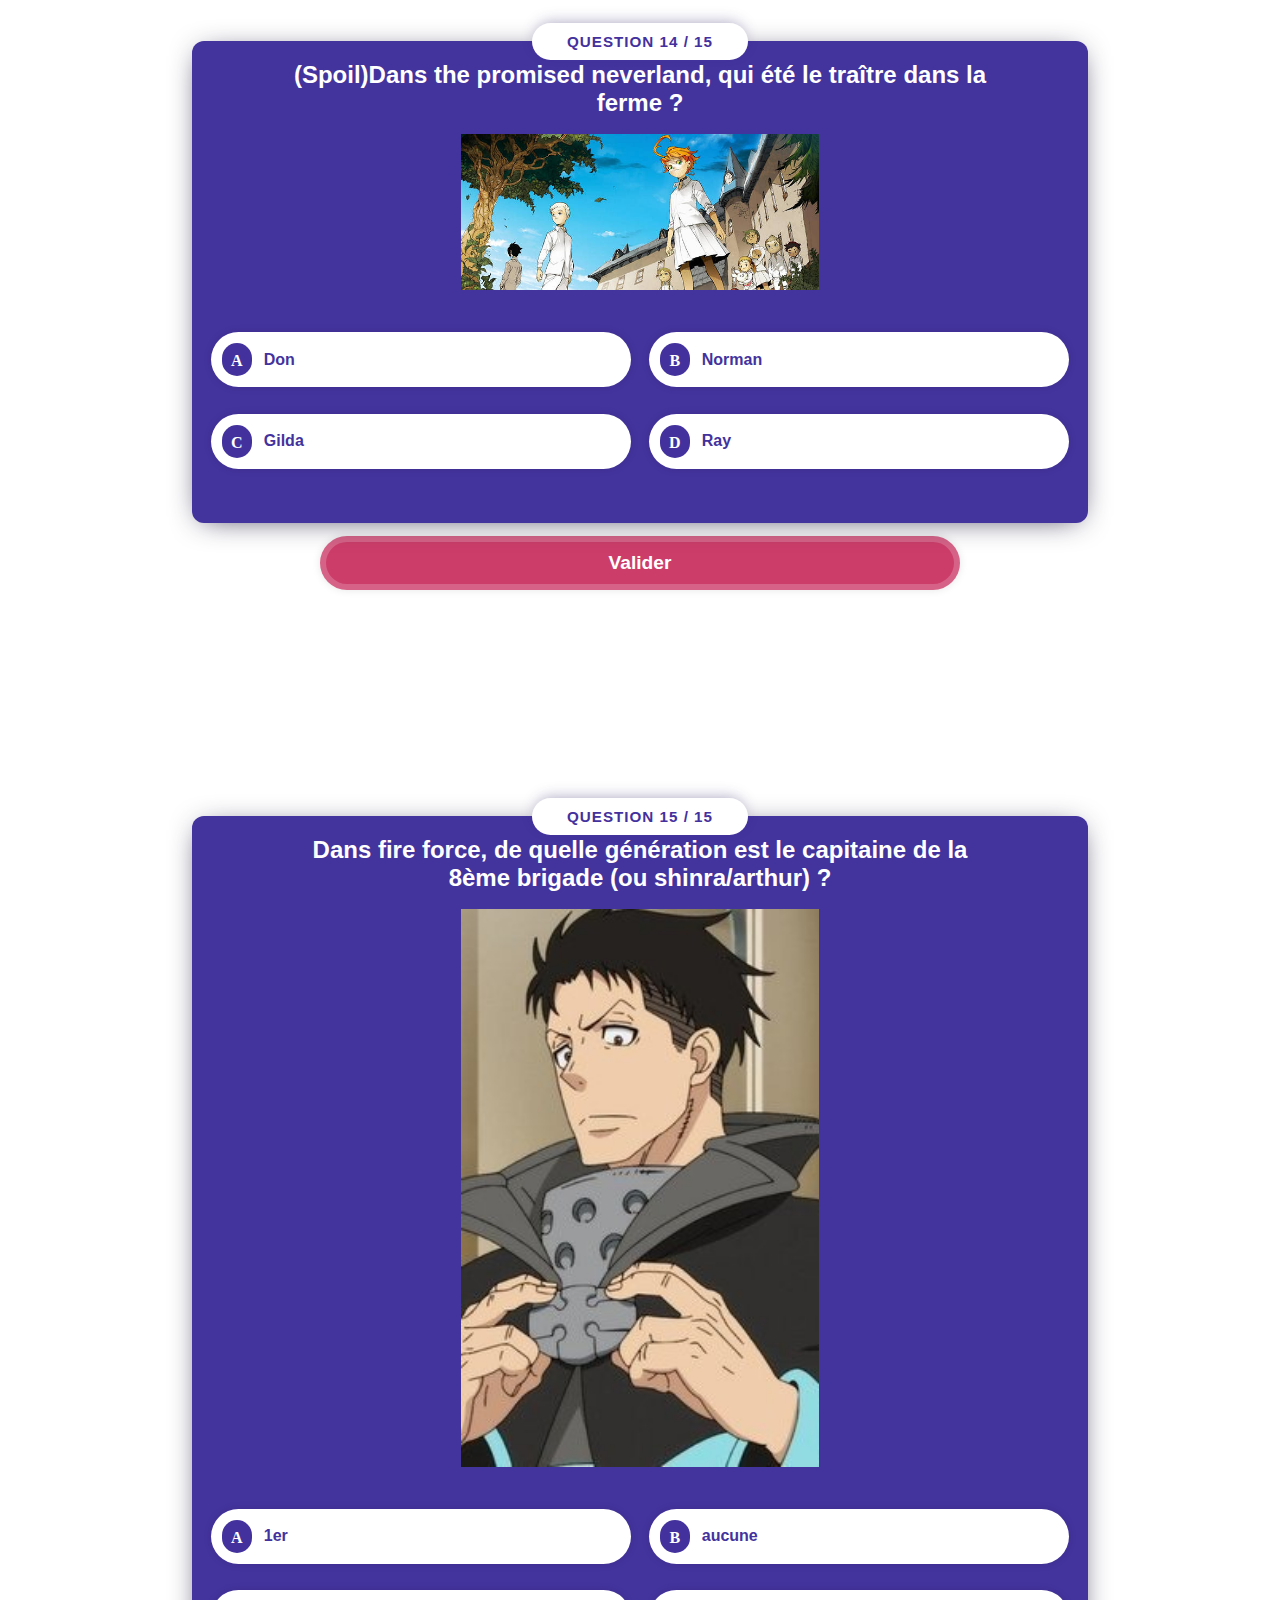
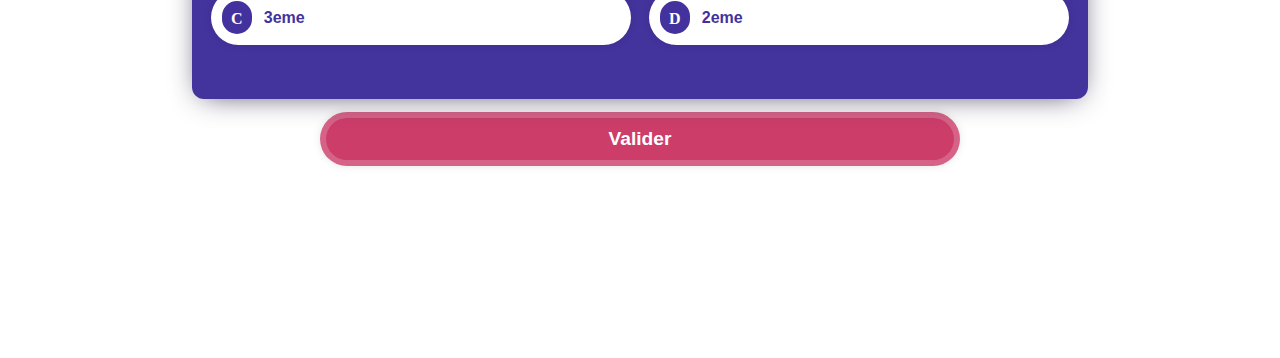
<file: AnimeMangaMedium.html>
<!DOCTYPE html>
<html lang="fr">
<head>
    <meta charset="UTF-8">
    <meta http-equiv="X-UA-Compatible" content="IE=edge">
    <meta name="viewport" content="width=device-width, initial-scale=1.0">
    <link rel="stylesheet" href="style.css">
    <link rel="shortcut icon" href="image/rem.png" type="image/x-icon">
    <style>
        body{
            background-image: url('image/737474.png');
            background-attachment: fixed;
        } 
    </style>
<title>Quizz Anime/Manga Easy</title>
</head>
<body>
    <header>
        <div id="logo">
            <a href="index.html">
                <img src="images/logo1-2.png" alt="logo">
            </a>
        </div>
        <div id="titre">
            <h1>Quizz Anime/Manga</h1>
        </div>
    </header>
    <p id="resume">Ce quizz porte sur la cutlure général des animes/mangas</p>

    <div id="quizz">
        <div class="quizzBox">
            <div class="quiznumber">Question 1 / 15</div>
            <h2 class="quizzQuestion">Quel est le nouveau manga lancé en mai 2019 de Masahi kishimoto (naruto) ?</h2>
            <img src="images/AnimeManga/medium/masashi.jfif" alt="masashi">
            <ul class="quizzRes">
                <li id="olyDlx" value="1">
                    <input type="radio" id="res1_1"><label class="res1" for="res1_1">Choujin x</label>
                </li>
                <li id="dzrIzh" value="1">
                    <input type="radio" id="res1_2"><label class="res2" for="res1_2">Samurai 8</label>
                </li>
                <li id="vpwPfp" value="1">
                    <input type="radio" id="res1_3"><label class="res3" for="res1_3">Bandit 7</label>
                </li>
                <li id="vuvRlw" value="1">
                    <input type="radio" id="res1_4"><label class="res4" for="res1_4">Boruto</label>
                </li>
            </ul>
        </div>
        <button class="buttons" value="1">Valider</button>

        <a class="next" href="#2">
            <button value="1">question suivante</button>
        </a>
        <p id="2"></p><br>
        
        <div class="quizzBox">
            <div class="quiznumber">Question 2 / 15</div>
            <h2 class="quizzQuestion">En quelle année est sortie le premier épisode de One piece ?</h2>
            <img src="images/AnimeManga/medium/onePiece.jfif" alt="onePiece">
            <ul class="quizzRes">
                <li id="dzrIzh" value="2">
                    <input type="radio" id="res2_1"><label class="res1" for="res2_1">1999</label>
                </li>
                <li id="vuvRlw" value="2">
                    <input type="radio" id="res2_2"><label class="res2" for="res2_2">1998</label>
                </li>
                <li id="vpwPfp" value="2">
                    <input type="radio" id="res2_3"><label class="res3" for="res2_3">2002</label>
                </li>
                <li id="olyDlx" value="2">
                    <input type="radio" id="res2_4"><label class="res4" for="res2_4">2000</label>
                </li>
            </ul>
        </div>
        <button class="buttons" value="2">Valider</button>

        <a class="next" href="#3">
            <button value="2">question suivante</button>
        </a>
        <p id="3"></p><br>
        
        <div class="quizzBox">
            <div class="quiznumber">Question 3 / 15</div>
            <h2 class="quizzQuestion">Dans Code Geass, sous quel pseudonyme Lelouch combat-il ?</h2>
            <img src="images/AnimeManga/medium/lelouch.jpg" alt="lelouch">
            <ul class="quizzRes">
                <li id="dzrIzh" value="3">
                    <input type="radio" id="res3_1"><label class="res1" for="res3_1">Zero</label>
                </li>
                <li id="vuvRlw" value="3">
                    <input type="radio" id="res3_2"><label class="res2" for="res3_2">Orange</label>
                </li>
                <li id="vpwPfp" value="3">
                    <input type="radio" id="res3_3"><label class="res3" for="res3_3">Lelouch Lamperouge</label>
                </li>
                <li id="olyDlx" value="3">
                    <input type="radio" id="res3_4"><label class="res4" for="res3_4">Cesar</label>
                </li>
            </ul>
        </div>
        <button class="buttons" value="3">Valider</button>

        <a class="next" href="#4">
            <button value="3">question suivante</button>
        </a>
        <p id="4"></p><br>

        <div class="quizzBox">
            <div class="quiznumber">Question 4 / 15</div>
            <h2 class="quizzQuestion">Dans Parsite, comment s'appelle le parasite accroché à Shinichi Izumi ?</h2>
            <img src="images/AnimeManga/medium/parasite.jfif" alt="parasite">
            <ul class="quizzRes">
                <li id="vpwPfp" value="4">
                    <input type="radio" id="res4_1"><label class="res1" for="res4_1">Mogi</label>
                </li>
                <li id="olyDlx" value="4">
                    <input type="radio" id="res4_2"><label class="res2" for="res4_2">Magi</label>
                </li>
                <li id="vuvRlw" value="4">
                    <input type="radio" id="res4_3"><label class="res3" for="res4_3">Mugi</label>
                </li>
                <li id="dzrIzh" value="4">
                    <input type="radio" id="res4_4"><label class="res4" for="res4_4">Migi</label>
                </li>
            </ul>
        </div>
        <button class="buttons" value="4">Valider</button>

        <a class="next" href="#5">
            <button value="4">question suivante</button>
        </a>
        <p id="5"></p><br>

        <div class="quizzBox">
            <div class="quiznumber">Question 5 / 15</div>
            <h2 class="quizzQuestion">Dans violet evergarden, quel est le nouveau métier de Violet ?</h2>
            <img src="images/AnimeManga/medium/violet.jpg" alt="violet">
            <ul class="quizzRes">
                <li id="vuvRlw" value="5">
                    <input type="radio" id="res5_1"><label class="res1" for="res5_1">Poupée mémories</label>
                </li>
                <li id="dzrIzh" value="5" >
                    <input type="radio" id="res5_2"><label class="res2" for="res5_2">Poupée de souvenir automatiques</label>
                </li>
                <li id="olyDlx" value="5">
                    <input type="radio" id="res5_3"><label class="res3" for="res5_3">Automaticienne</label>
                </li>
                <li id="vpwPfp" value="5">
                    <input type="radio" id="res5_4"><label class="res4" for="res5_4">Poupée de retranscription émotionnelle</label>
                </li>
            </ul>
        </div>
        <button class="buttons" value="5">Valider</button>

        <a class="next" href="#6">
            <button value="5">question suivante</button>
        </a>
        <p id="6"></p><br>

        <div class="quizzBox">
            <div class="quiznumber">Question 6 / 15</div>
            <h2 class="quizzQuestion">(Spoil) Dans Your Name, qu'est ce qu'écrit Mitsuha Miyamizu dans la main de Taki Tachibana ?</h2>
            <img src="images/AnimeManga/medium/your name.jpg" alt="your name">
            <ul class="quizzRes">
                <li id="olyDlx" value="6">
                    <input type="radio" id="res6_1"><label class="res1" for="res6_1">Mitsuha (son nom)</label>
                </li>
                <li id="vpwPfp" value="6">
                    <input type="radio" id="res6_2"><label class="res2" for="res6_2">Adieu</label>
                </li>
                <li id="dzrIzh" value="6">
                    <input type="radio" id="res6_3"><label class="res3" for="res6_3">Je t'aime</label>
                </li>
                <li id="vuvRlw" value="6">
                    <input type="radio" id="res6_4"><label class="res4" for="res6_4">Son adresse</label>
                </li>
            </ul>
        </div>
        <button class="buttons" value="6">Valider</button>

        <a class="next" href="#7">
            <button value="6">question suivante</button>
        </a>
        <p id="7"></p><br>

        <div class="quizzBox">
            <div class="quiznumber">Question 7 / 15</div>
            <h2 class="quizzQuestion">Dans kuroko no Basket, quelle est la particularité de Kise ?</h2>
            <img src="images/AnimeManga/medium/Kise.webp" alt="Kise">
            <ul class="quizzRes">
                <li id="vpwPfp" value="7">
                    <input type="radio" id="res7_1"><label class="res1" for="res7_1">La détente</label>
                </li>
                <li id="vuvRlw" value="7">
                    <input type="radio" id="res7_2"><label class="res2" for="res7_2">L'invisibilité (discretion)</label>
                </li>
                <li id="olyDlx" value="7">
                    <input type="radio" id="res7_3"><label class="res3" for="res7_3">Mettre des 3 points peut importe la distance</label>
                </li>
                <li id="dzrIzh" value="7">
                    <input type="radio" id="res7_4"><label class="res4" for="res7_4">Copier les techniques des autres</label>
                </li>
            </ul>
        </div>
        <button class="buttons" value="7">Valider</button>

        <a class="next" href="#8">
            <button value="7">question suivante</button>
        </a>
        <p id="8"></p><br>

        <div class="quizzBox">
            <div class="quiznumber">Question 8 / 15</div>
            <h2 class="quizzQuestion">Dans classroom of the elite, pourquoi Kiyotaka Ayanokoji a-t-il fait exprès d'avoir 50/100 à ses notes ?</h2>
            <img src="images/AnimeManga/medium/Kiyotaka Ayanokoji.jfif" alt="Kiyotaka Ayanokoji">
            <ul class="quizzRes">
                <li id="dzrIzh" value="8">
                    <input type="radio" id="res8_1"><label class="res1" for="res8_1">Mener une vie 'normal'</label>
                </li>
                <li id="vuvRlw" value="8">
                    <input type="radio" id="res8_2"><label class="res2" for="res8_2">Pour être avec Horikita Suzune</label>
                </li>
                <li id="vpwPfp" value="8">
                    <input type="radio" id="res8_3"><label class="res3" for="res8_3">Pour remonter toutes les classes</label>
                </li>
                <li id="olyDlx" value="8">
                    <input type="radio" id="res8_4"><label class="res4" for="res8_4">Pour ne pas finir diplomé</label>
                </li>
            </ul>
        </div>
        <button class="buttons" value="8">Valider</button>

        <a class="next" href="#9">
            <button value="8">question suivante</button>
        </a>
        <p id="9"></p><br>

        <div class="quizzBox">
            <div class="quiznumber">Question 9 / 15</div>
            <h2 class="quizzQuestion">Dans your lie in april, pour Arima Kosei a t-il arrété de joué du piano ?</h2>
            <img src="images/AnimeManga/medium/Arima.jpg" alt="Arima">
            <ul class="quizzRes">
                <li id="olyDlx" value="9">
                    <input type="radio" id="res9_1"><label class="res1" for="res9_1">Il était trop doué</label>
                </li>
                <li id="vpwPfp" value="9">
                    <input type="radio" id="res9_2"><label class="res2" for="res9_2">Il ne prenait plus de plaisir</label>
                </li>
                <li id="dzrIzh" value="9">
                    <input type="radio" id="res9_3"><label class="res3" for="res9_3">Sa mère est morte</label>
                </li>
                <li id="vuvRlw" value="9">
                    <input type="radio" id="res9_4"><label class="res4" for="res9_4">Il se faisait harceler</label>
                </li>
            </ul>
        </div>
        <button class="buttons" value="9">Valider</button>

        <a class="next" href="#10">
            <button value="9">question suivante</button>
        </a>
        <p id="10"></p><br>

        <div class="quizzBox">
            <div class="quiznumber">Question 10 / 15</div>
            <h2 class="quizzQuestion">Dans Erased, comment élement signifie le retour dans le temps de Satoru</h2>
            <img src="images/AnimeManga/medium/erased.jpg" alt="erased">
            <ul class="quizzRes">
                <li id="vuvRlw" value="10">
                    <input type="radio" id="res10_1"><label class="res1" for="res10_1">Un camion</label>
                </li>
                <li id="dzrIzh" value="10">
                    <input type="radio" id="res10_2"><label class="res2" for="res10_2">Un papillon bleu</label>
                </li>
                <li id="olyDlx" value="10">
                    <input type="radio" id="res10_3"><label class="res3" for="res10_3">Le meurtrier</label>
                </li>
                <li id="vpwPfp" value="10">
                    <input type="radio" id="res10_4"><label class="res4" for="res10_4">La livreuse de pizza</label>
                </li>
            </ul>
        </div>
        <button class="buttons" value="10">Valider</button>

        <a class="next" href="#11">
            <button value="10">question suivante</button>
        </a>
        <p id="11"></p><br>

        <div class="quizzBox">
            <div class="quiznumber">Question 11 / 15</div>
            <h2 class="quizzQuestion">(Spoil)Dans another, pourquoi des personnes de la classe décèdent ? (le parapluie) (vous l'avez?) (si non, n'allez pas voir) (en fait si)</h2>
            <img src="images/AnimeManga/medium/another.jpg" alt="another">
            <ul class="quizzRes">
                <li id="vpwPfp" value="11">
                    <input type="radio" id="res11_1"><label class="res1" for="res11_1">Une personne de la classe à commis un crime</label>
                </li>
                <li id="dzrIzh" value="11">
                    <input type="radio" id="res11_2"><label class="res2" for="res11_2">Il y a une personne en trop dans la classe</label>
                </li>
                <li id="vuvRlw" value="11">
                    <input type="radio" id="res11_3"><label class="res3" for="res11_3">Un élève de la classe est un meurtrier</label>
                </li>
                <li id="olyDlx" value="11">
                    <input type="radio" id="res11_4"><label class="res4" for="res11_4">Un élève de la classe a subi une malédiction</label>
                </li>
            </ul>
        </div>
        <button class="buttons" value="11">Valider</button>

        <a class="next" href="#12">
            <button value="11">question suivante</button>
        </a>
        <p id="12"></p><br>

        <div class="quizzBox">
            <div class="quiznumber">Question 12 / 15</div>
            <h2 class="quizzQuestion">Dans Silent voice, que fait Shoya Ishdida lorsque qu'il recroise Shouko Nishimiya ?</h2>
            <img src="images/AnimeManga/medium/silentVoice.jpg" alt="silentVoice">
            <ul class="quizzRes">
                <li id="vuvRlw" value="12">
                    <input type="radio" id="res12_1"><label class="res1" for="res12_1">Il lui demande pardon</label>
                </li>
                <li id="olyDlx" value="12">
                    <input type="radio" id="res12_2"><label class="res2" for="res12_2">Il prend la fuite</label>
                </li>
                <li id="vpwPfp" value="12">
                    <input type="radio" id="res12_3"><label class="res3" for="res12_3">Il lui demande d'être son amie</label>
                </li>
                <li id="dzrIzh" value="12">
                    <input type="radio" id="res12_4"><label class="res4" for="res12_4">Il lui rend son livre</label>
                </li>
            </ul>
        </div>
        <button class="buttons" value="12">Valider</button>

        <a class="next" href="#13">
            <button value="12">question suivante</button>
        </a>
        <p id="13"></p><br>

        <div class="quizzBox">
            <div class="quiznumber">Question 13 / 15</div>
            <h2 class="quizzQuestion">Dans blue exorcist, pourquoi le père de Rin a été possédé par Satan ?</h2>
            <img src="images/AnimeManga/medium/pereRin.jpg" alt="pereRin">
            <ul class="quizzRes">
                <li id="olyDlx" value="13">
                    <input type="radio" id="res13_1"><label class="res1" for="res13_1">Il a sortie le sabre de son fourreau</label>
                </li>
                <li id="vpwPfp" value="13">
                    <input type="radio" id="res13_2"><label class="res2" for="res13_2">Il est trop vieux</label>
                </li>
                <li id="dzrIzh" value="13">
                    <input type="radio" id="res13_3"><label class="res3" for="res13_3">Bléssé par Rin (émotionellement)</label>
                </li>
                <li id="vuvRlw" value="13">
                    <input type="radio" id="res13_4"><label class="res4" for="res13_4">Pour renvoyer Rin chez lui</label>
                </li>
            </ul>
        </div>
        <button class="buttons" value="13">Valider</button>

        <a class="next" href="#14">
            <button value="13">question suivante</button>
        </a>
        <p id="14"></p><br>

        <div class="quizzBox">
            <div class="quiznumber">Question 14 / 15</div>
            <h2 class="quizzQuestion">(Spoil)Dans the promised neverland, qui été le traître dans la ferme ?</h2>
            <img src="images/AnimeManga/medium/tpn.jpg" alt="tpn">
            <ul class="quizzRes">
                <li id="vuvRlw" value="14">
                    <input type="radio" id="res14_1"><label class="res1" for="res14_1">Don</label>
                </li>
                <li id="olyDlx" value="14">
                    <input type="radio" id="res14_2"><label class="res2" for="res14_2">Norman</label>
                </li>
                <li id="vpwPfp" value="14">
                    <input type="radio" id="res14_3"><label class="res3" for="res14_3">Gilda</label>
                </li>
                <li id="dzrIzh" value="14">
                    <input type="radio" id="res14_4"><label class="res4" for="res14_4">Ray</label>
                </li>
            </ul>
        </div>
        <button class="buttons" value="14">Valider</button>

        <a class="next" href="#15">
            <button value="14">question suivante</button>
        </a>
        <p id="15"></p><br>
        <div class="quizzBox">
            <div class="quiznumber">Question 15 / 15</div>
            <h2 class="quizzQuestion">Dans fire force, de quelle génération est le capitaine de la 8ème brigade (ou shinra/arthur) ?</h2>
            <img src="images/AnimeManga/medium/fireForce.jpg" alt="fireForce">
            <ul class="quizzRes">
                <li id="olyDlx" value="15">
                    <input type="radio" id="res15_1"><label class="res1" for="res15_1">1er</label>
                </li>
                <li id="dzrIzh" value="15">
                    <input type="radio" id="res15_2"><label class="res2" for="res15_2">aucune</label>
                </li>
                <li id="vpwPfp" value="15">
                    <input type="radio" id="res15_3"><label class="res3" for="res15_3">3eme</label>
                </li>
                <li id="vuvRlw" value="15">
                    <input type="radio" id="res15_4"><label class="res4" for="res15_4">2eme</label>
                </li>
            </ul>
        </div>
        <button class="buttons" value="15">Valider</button>

        <a class="next" href="#resPercent">
            <button value="15">Voir mon score</button>
        </a>

        <div id="resPercent">
            <div class="quiznumber">Ton score</div>
                <div id="rond"> 
                    <svg>
                        <circle cx="70px" cy="70px" r="70px"></circle>
                    </svg>
                    <span></span>
                </div>
        </div>
    <script src="app.js"></script>
    <script src="app_Quizz.js"></script>
    <script src="crypt.js"></script>
</body>
</html>
</file>
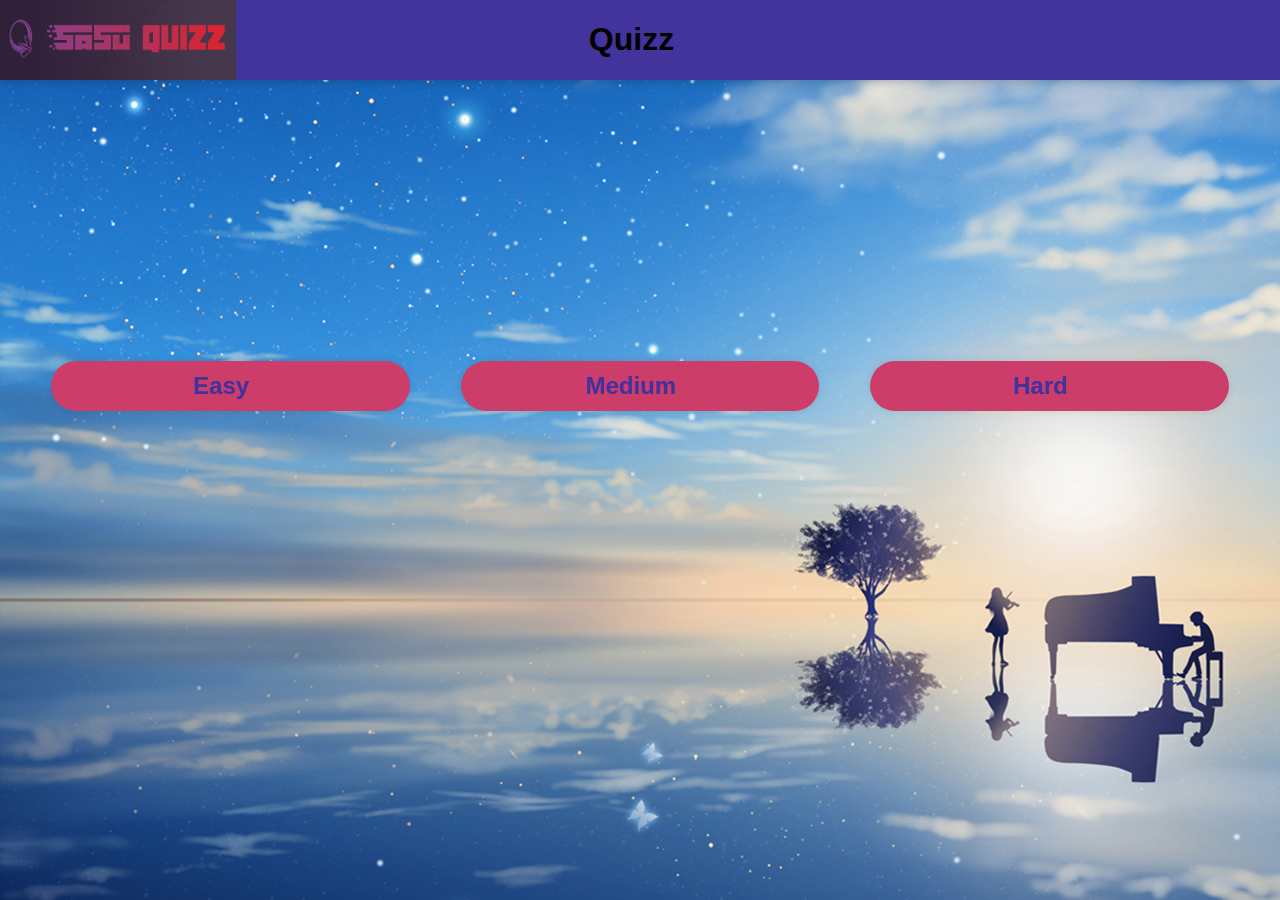
<file: TransiAnime.html>
<!DOCTYPE html>
<html lang="en">
<head>
    <meta charset="UTF-8">
    <meta http-equiv="X-UA-Compatible" content="IE=edge">
    <meta name="viewport" content="width=device-width, initial-scale=1.0">
    <link rel="stylesheet" href="style.css">
    <link rel="shortcut icon" href="image/rem.png" type="image/x-icon">

    <style>
        #button{
            margin-top:22%;
            display: flex;
            justify-content: space-evenly;
            align-items: center;
        }
        #button a{
            width: 28%;
        }
        body{
            background-image: url('image/598673.jpg');
        }
    </style>
    <link rel="stylesheet" href="style.css">
    <title>Quizz choix</title>
</head>
<body>
    <header>
        <div id="logo">
            <a href="index.html">
                <img src="images/logo1-2.png" alt="logo">
            </a>
        </div>
        <div id="titre">
            <h1>Quizz</h1>
        </div>
    </header>
    <div id="tr">
        <div id="button">
            <a href="AnimeMangaEasy.html">
                <button>Easy</button>
            </a>
            <a href="AnimeMangaMedium.html">
                <button>Medium</button>
            </a>
            <a href="AnimeMangaHard.html">
                <button>Hard</button>
            </a>
        </div>
    </div>

    <script src="app.js"></script>

</body>
</html>
</file>
<file: style.css>
html{
    scroll-behavior: smooth;
}

h1{
    display: flex;
    justify-content: center;
}
body{
    margin: 0;
            /*
        body{
            background-image: url('image/415519.jpg');
        }
        */font-family:'Franklin Gothic Medium', 'Arial Narrow', Arial, sans-serif;

}
.red{
    color: red;
}
.blue{
    color: blue;
}
img{
    width: 100%;
    height: 100%;
}
header{
    display: flex;
    box-shadow: -2px 0px 10px rgba(0,0,0,.25);
    background-color: #43339d;
    /*rouge
    background-color: #f44242;
    */
}
#logo{
    display: flex;
    width: 46%;
}
#titre{
    display: flex;
}
a{
    width: 40%;
}
#choixQuizz a{
    width: 26%;
    text-decoration: none;
    margin: 2%;

}
button{
    width: 100%;
    border-radius: 40px;
    box-shadow: 0 0 8px rgba(0,0,0,.1);
    cursor: pointer;
    font-weight: 600;
    padding: 11px 30px 11px 11px;
    border: 0 solid #ddd;   
    background-color: #cc3d6a;
    color: #43329d;
    /*bleu
    background-color: #43339d;
    color: white;
    */
    font-size: x-large;
    
}
#resume{
    margin-bottom: 100px;
}

#choixQuizz{
    display: flex;
    padding: 20%;
    justify-content: space-around;
    align-items: center;
    flex-wrap: wrap;
}
.quiznumber {
    color: #43319d;
    font-weight: 700;
    text-transform: uppercase;
    letter-spacing: 1px;
    font-size: .95em;
    text-align: center;
    background: #fff;
    width: 20%;
    padding: 10px 18px;
    border-radius: 25px;
    box-shadow: 0px -5px 15px -5px rgba(47,36,102,.4);
    position: absolute;
    margin-right: auto;
    margin-left: auto;
    left: 0;
    right: 0;
    top: -18px;
}

#quizz > div{
    background: #43339d;
    border-radius: 12px;
    box-shadow: #2c2745 0px 4px 30px -10px;
    padding: 20px 0 25px;

    width: 70%;
    margin-left: 15%;
    margin-bottom: 1%; /*px*/
    position: relative;

}
h2.quizzQuestion{
    color: #fff;
    max-width: 700px;
    margin: auto;
    text-align: center;
}
ul.quizzRes{
    list-style-type: none;
    display: flex;
    justify-content: center;
    flex-wrap: wrap;
    margin-left: -30px;
    margin-right: 10px;
}
label{
    display: flex;
    align-items: center;
    width: 100%;
    border-radius: 40px;
    box-shadow: 0 0 8px rgba(0,0,0,.1);
    cursor: pointer;
    font-weight: 600;
    padding: 11px 30px 11px 11px;
    border: 0 solid #ddd;   
    background-color: white;
    color: #43329d;
}
input{
    display: none;
}
.res1:before{
    content:" A ";
}
.res2:before{
    content:" B ";
}
.res3:before{
    content:" C ";
}
.res4:before{
    content:" D ";
}
:before{

    height: 30px;
    min-width: 30px;
    margin-right: 12px;
    padding-top: 3px;
    border-radius: 100px;
    font-family: 'Geoheadist';
    color: #fff;
    background: #43329d;
    display: flex;
    align-items: center;
    justify-content: space-evenly;
    
}

.quizzRes li{
    display: flex;
    width: 48%;
    margin: 1.5% 1%;
}

#quizz button{
    margin-bottom: 15%; /*px*/
    width: 50%;
    margin-left: 25%;
    border: 6px solid rgba(255,255,255,.2);
    padding: 10px 40px;
    border-radius: 99px;
    color: #fff;
    font-size: 1.2em;
    background: #cc3d6a;
}

.quizzBox img{
    width: 40%;
    margin-left: 30%;
    margin-top: 2%;
    margin-bottom: 1%;
}

button:hover, label:hover{
    background-color: orange;
    transition: all .4s ease-in-out;
    transform: scale(1.05,1.05);
}

.divRes{
    background-color: orange !important;
}

.next button{
    margin-bottom: 15%;
    background-color: blue !important;
}

svg{
    width: 150px;
    height: 150px;
}

svg circle{
    fill: none;
    stroke: #f44242;
    stroke-width: 8px;
    transform: translate(5px, 5px);
    stroke-dasharray: 440;
    stroke-linecap: round;
}

span{
    position: absolute;
    top: 42%;
    transform: translate(4px);
    font-size: 1.5em;
}

#rond{
    display: flex;
    justify-content: center;
}
span, p{
    color: white;
}

.divRes{
    margin: 1%;
    display: flex;
    justify-content: center;
}

.win{
    box-shadow: 1px 5px 100px green !important;
}

.loose{
    box-shadow: 1px 5px 100px red !important;
}

.finWin{
    box-shadow: 1px 5px 100px white !important;
}

.fin{
    box-shadow: 10px 10px 100px green, -10px -10px 100px red !important;
}

.hard .quizzBox, .bonus .quizzBox{
    background: #f44242 !important;
}
#niveauBonus{
    margin-top: 15%;
    display: flex;
    padding: 20%;
    justify-content: space-around;
    align-items: center;
    flex-wrap: wrap;
    box-shadow: 1px -15px 1000px white !important
}

#niveauBonus a{
    width: 100% !important;
    display: flex;
    justify-content: center;
    text-decoration: none;
    margin-top: 5%;
}

#niveauBonus button{
    margin-bottom: 5% !important;
    margin-left: 0;
}

#bonusButton{
    margin-top: 10%;
}

audio{
    margin-left: 35%;
}


@media screen and (max-width: 500px) {
    .quizzRes li{
        width: 100%;
    }
    .quiznumber{
        width: 30%;
        top: -25px;
    }
    h2.quizzQuestion{
        margin-top: 5%;
    }
    a{
        width: 70%;
    }
    #choixQuizz a{
        width: 100%;
    }
    #button a {
        width: 100%;
        margin: 5%;
    }
    #button{
        flex-direction: column;
    }
    audio{
        margin-left: 0;
        width: 100%;
    }

}
/*
#43339d
#f44242

valdier
cc3d6a
</file>
